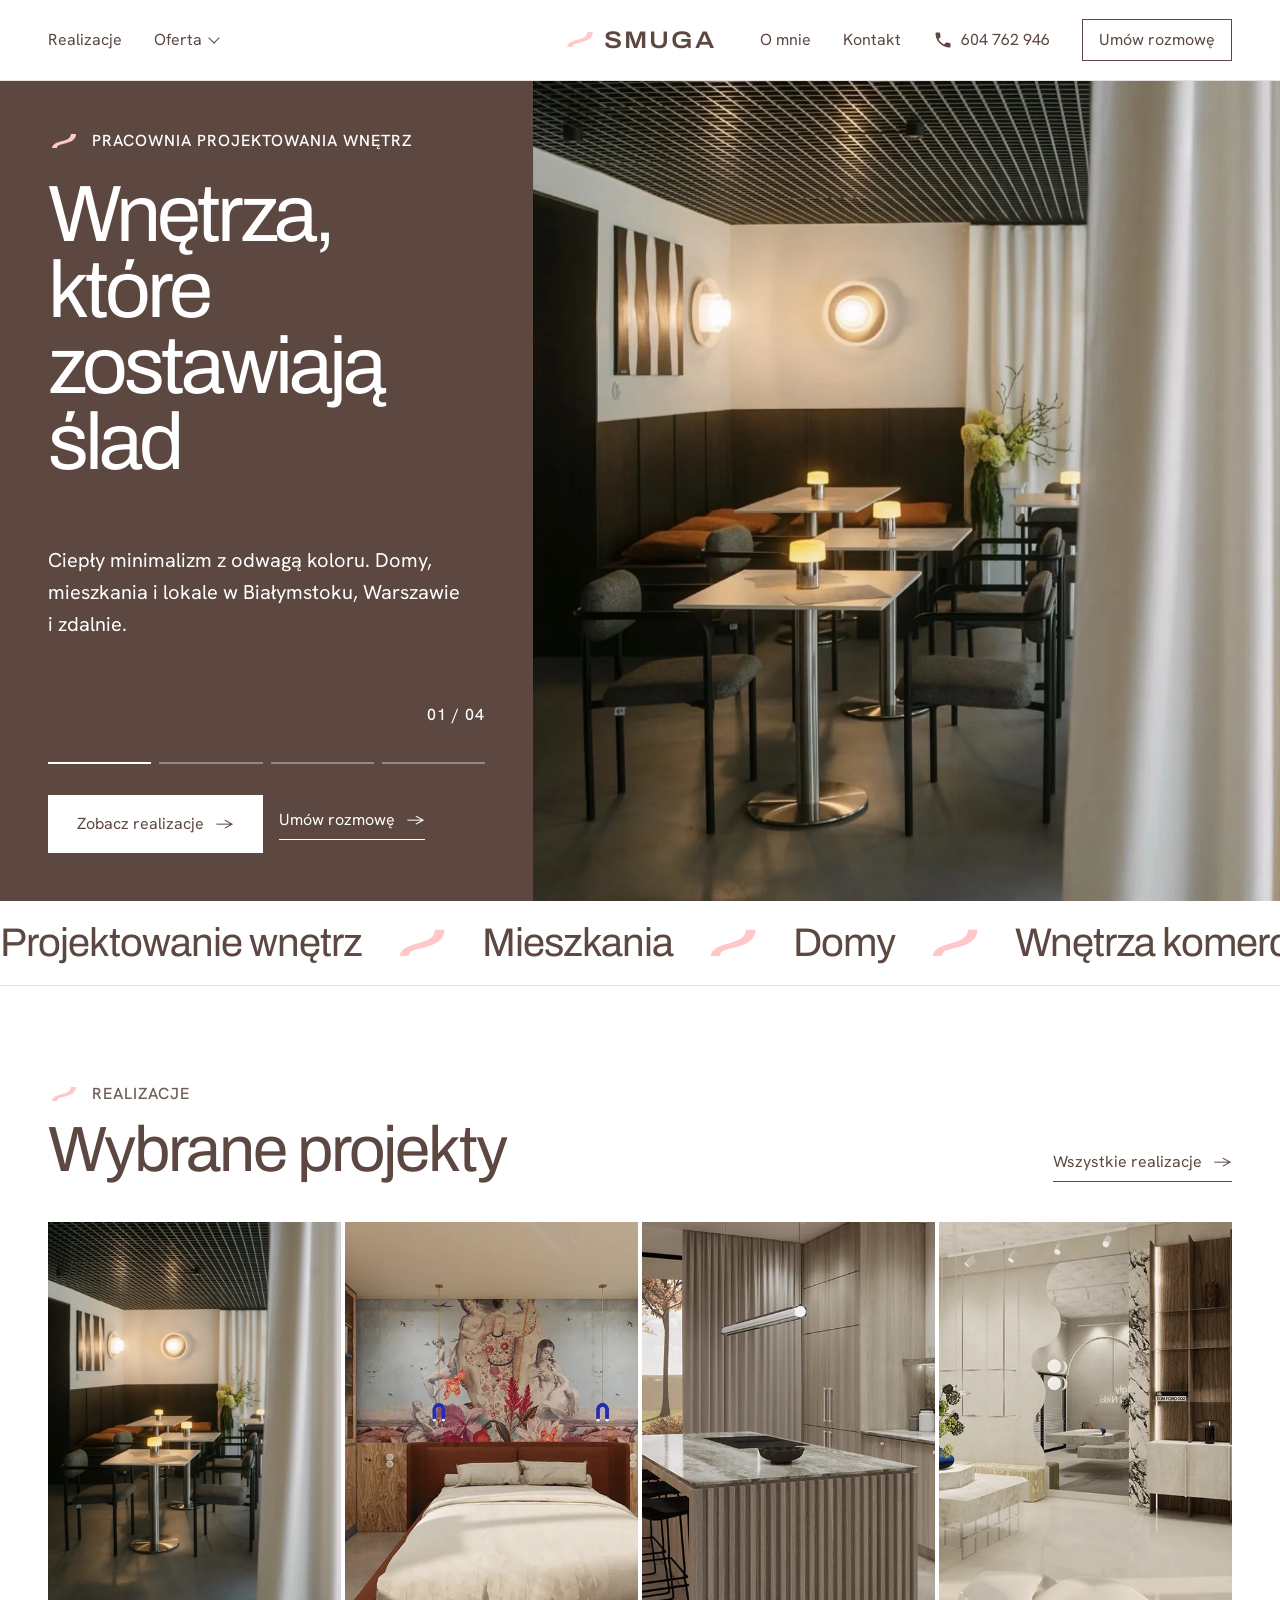
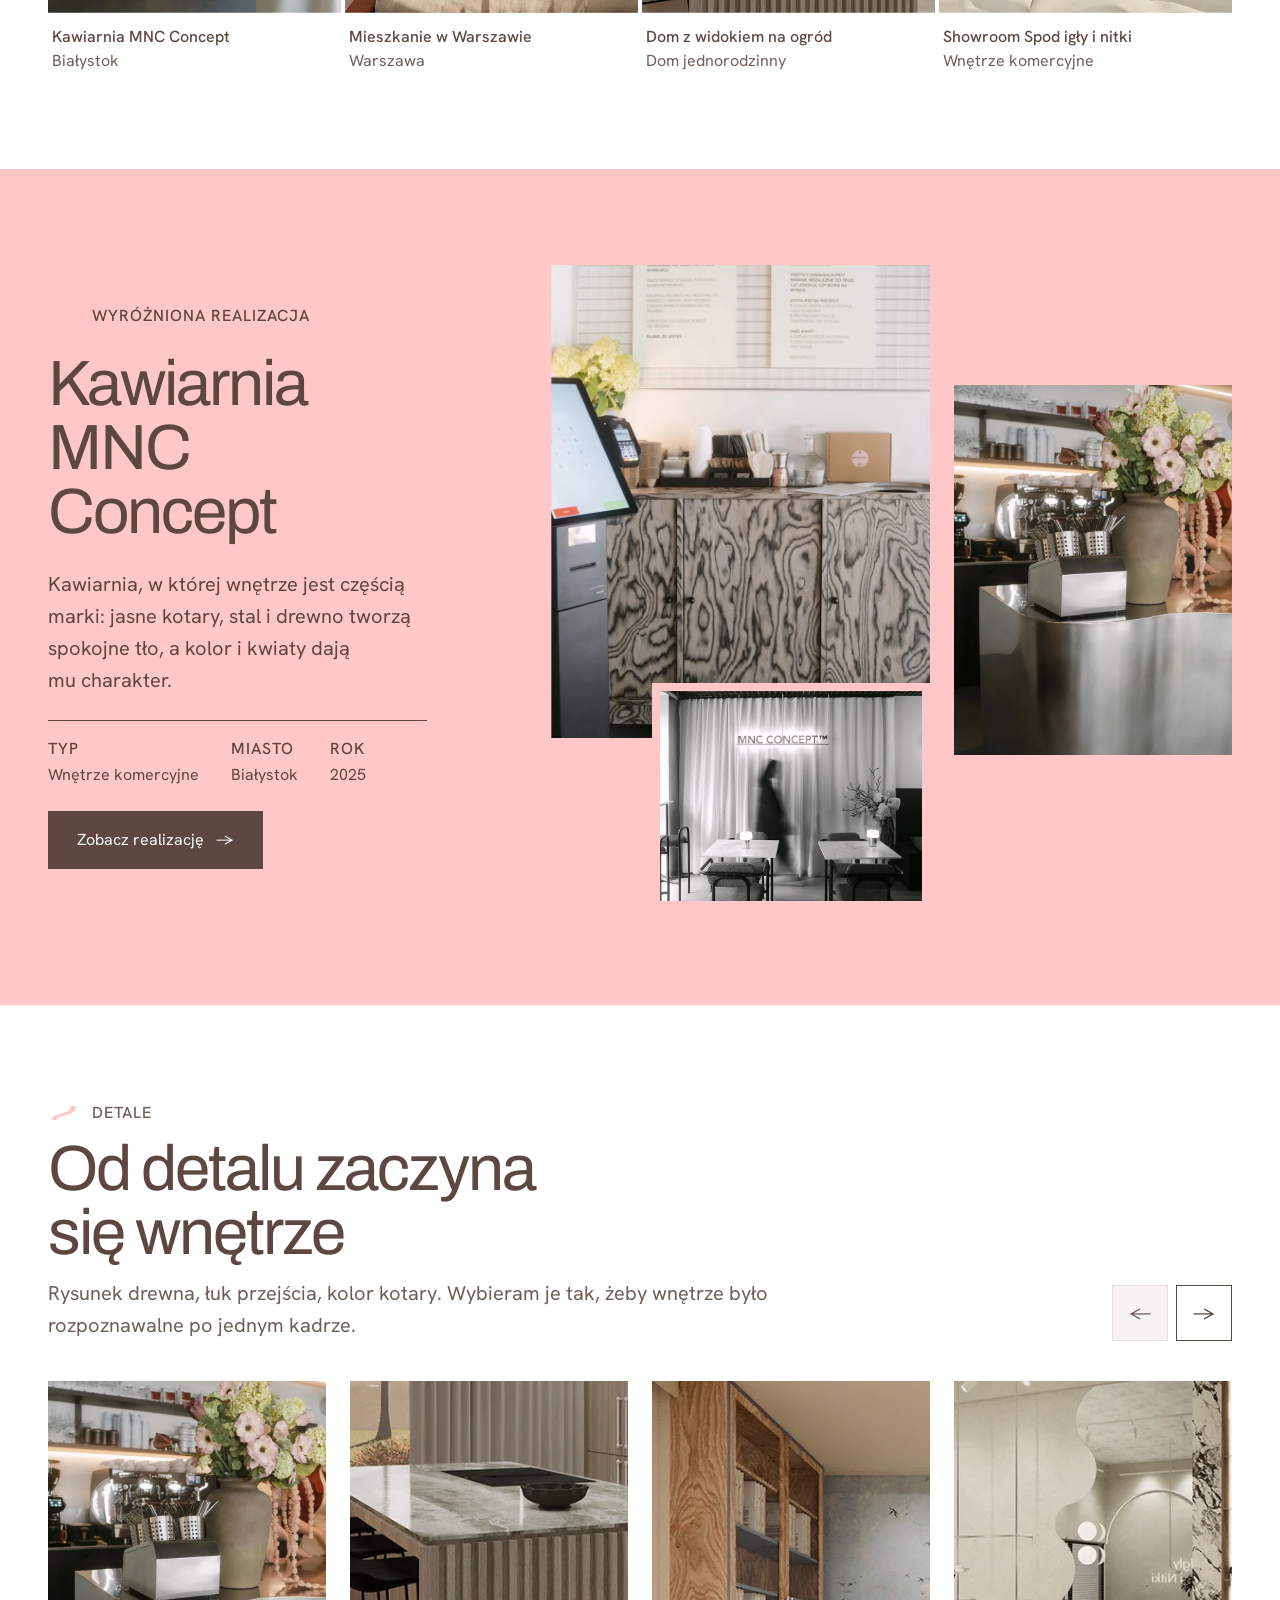
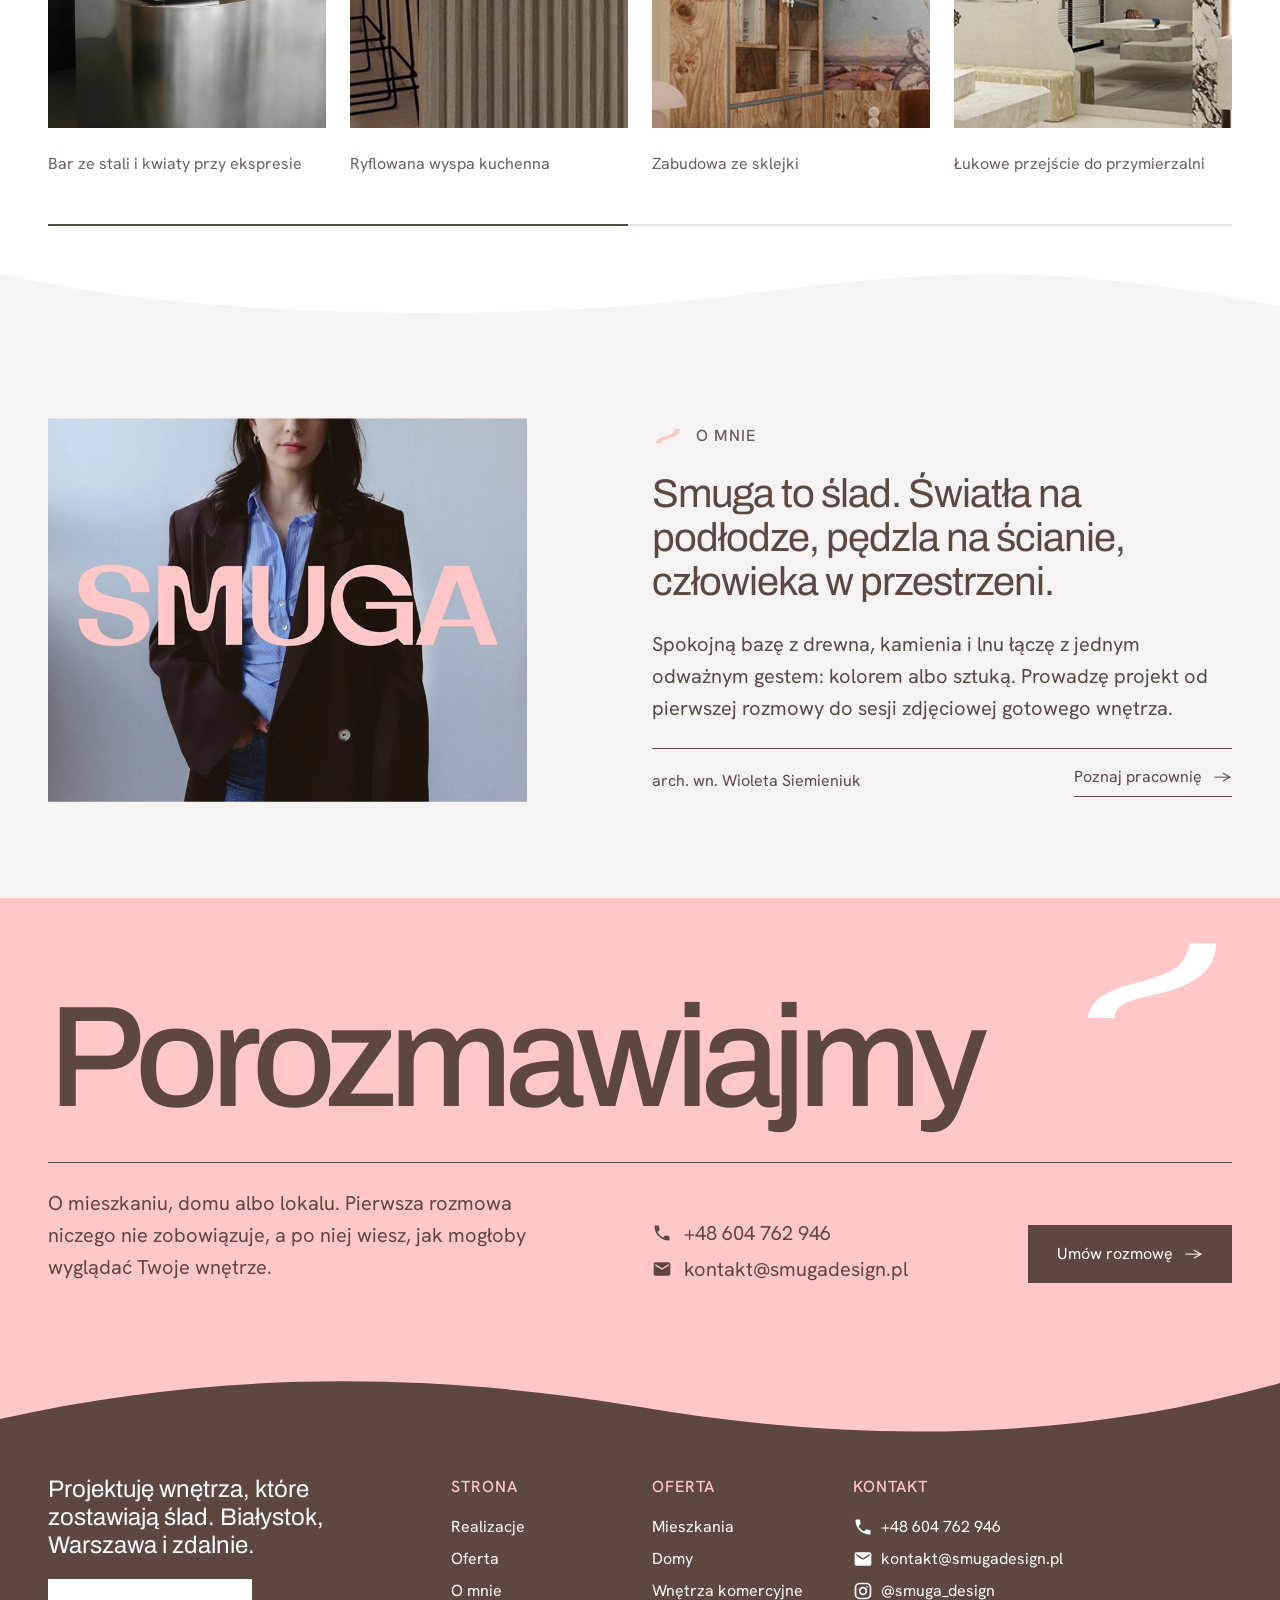
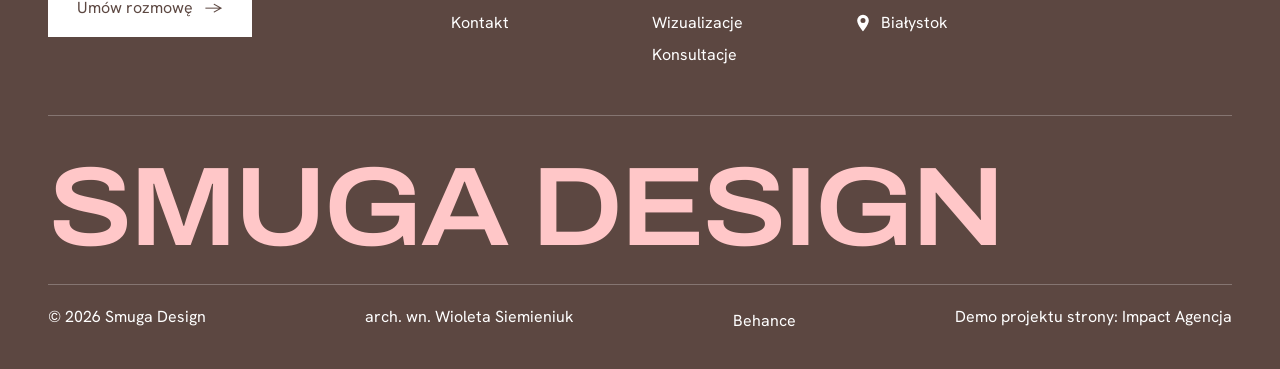
<file: index.html>
<!doctype html>
<html lang="pl">
<head>
<meta charset="utf-8">
<meta name="viewport" content="width=device-width, initial-scale=1">
<title>Smuga Design | projektowanie wnętrz Białystok</title>
<meta name="description" content="Pracownia projektowania wnętrz arch. wn. Wiolety Siemieniuk. Domy, mieszkania i wnętrza komercyjne. Białystok, Warszawa.">
<meta name="robots" content="noindex, nofollow">
<meta property="og:title" content="Smuga Design | projektowanie wnętrz Białystok">
<meta property="og:description" content="Pracownia projektowania wnętrz arch. wn. Wiolety Siemieniuk. Domy, mieszkania i wnętrza komercyjne. Białystok, Warszawa.">
<meta property="og:image" content="img/mnc-kotara.webp">
<meta name="theme-color" content="#FFFFFF">
<script>try{if(!sessionStorage.getItem('smuga-ld')&&!matchMedia('(prefers-reduced-motion: reduce)').matches)document.documentElement.classList.add('ld')}catch(e){}</script>
<link rel="icon" href="data:image/svg+xml,%3Csvg xmlns='http://www.w3.org/2000/svg' viewBox='0 0 120 64'%3E%3Cpath fill='%23FFC7C8' d='M12 60C14 44 30 38 54 32C76 26 86 20 88 4H108C108 24 92 36 64 42C42 47 32 50 32 60Z'/%3E%3C/svg%3E">
<link rel="preconnect" href="https://fonts.googleapis.com">
<link rel="preconnect" href="https://fonts.gstatic.com" crossorigin>
<link href="https://fonts.googleapis.com/css2?family=Archivo:wdth,wght@100..112,400..600&family=Hanken+Grotesk:wght@400;500&display=swap" rel="stylesheet">
<link rel="stylesheet" href="assets/style.css?v=10">
</head>
<body>
<div class="loader" aria-hidden="true"><svg class="mk" viewBox="0 0 120 64"><path d="M22 58C24 46 36 40 58 35C80 30 96 22 98 6"/></svg><div class="word"><span style="animation-delay:500ms">S</span><span style="animation-delay:550ms">M</span><span style="animation-delay:600ms">U</span><span style="animation-delay:650ms">G</span><span style="animation-delay:700ms">A</span><span style="animation-delay:750ms">&nbsp;</span><span style="animation-delay:800ms">D</span><span style="animation-delay:850ms">E</span><span style="animation-delay:900ms">S</span><span style="animation-delay:950ms">I</span><span style="animation-delay:1000ms">G</span><span style="animation-delay:1050ms">N</span></div><div class="meta"><span>Projektowanie wnętrz</span><b>000</b></div></div>
<a class="skip" href="#main">Przejdź do treści</a>
<header class="hdr">
  <div class="wrap">
    <nav class="nav" aria-label="Główne">
      <a href="realizacje.html">Realizacje</a>
      <button class="mm-btn" type="button" aria-expanded="false" aria-controls="mm">Oferta<i aria-hidden="true"></i></button>
    </nav>
    <a class="logo" href="index.html" aria-label="Smuga Design, strona główna"><svg class="streak" viewBox="0 0 120 64" aria-hidden="true"><path d="M12 60C14 44 30 38 54 32C76 26 86 20 88 4H108C108 24 92 36 64 42C42 47 32 50 32 60Z"/></svg>SMUGA</a>
    <nav class="nav r" aria-label="Pracownia">
      <a href="o-mnie.html">O mnie</a>
      <a href="kontakt.html">Kontakt</a>
      <a class="tel" href="tel:+48604762946" aria-label="Zadzwoń +48 604 762 946"><svg class="ico" viewBox="0 0 24 24" aria-hidden="true"><path d="M6.6 10.8c1.4 2.8 3.8 5.1 6.6 6.6l2.2-2.2c.3-.3.7-.4 1-.2 1.1.4 2.3.6 3.6.6.6 0 1 .4 1 1V20c0 .6-.4 1-1 1C10.6 21 3 13.4 3 4c0-.6.4-1 1-1h3.5c.6 0 1 .4 1 1 0 1.3.2 2.5.6 3.6.1.3 0 .7-.2 1z"/></svg><span>604 762 946</span></a>
      <a class="cta-s" href="kontakt.html" data-modal>Umów rozmowę</a>
    </nav>
    <button class="burger" type="button" aria-expanded="false" aria-controls="drawer"><span>Menu</span><i aria-hidden="true"></i><b class="x" aria-hidden="true"></b></button>
  </div>
  <div class="mm" id="mm">
    <div class="wrap">
      <div class="mm-intro"><div><p class="lbl muted">Oferta</p><p class="d-s" style="margin-top:12px">Od jednej konsultacji po kompletny projekt wnętrza.</p></div><a class="lnk" href="oferta.html">Cała oferta</a></div>
      <nav class="mm-list" aria-label="Usługi"><a href="oferta.html#mieszkania"><span class="lbl muted">01</span><span class="d-s">Mieszkania</span><span class="ar" aria-hidden="true">&#8594;</span></a><a href="oferta.html#domy"><span class="lbl muted">02</span><span class="d-s">Domy</span><span class="ar" aria-hidden="true">&#8594;</span></a><a href="oferta.html#komercyjne"><span class="lbl muted">03</span><span class="d-s">Wnętrza komercyjne</span><span class="ar" aria-hidden="true">&#8594;</span></a><a href="oferta.html#wizualizacje"><span class="lbl muted">04</span><span class="d-s">Wizualizacje</span><span class="ar" aria-hidden="true">&#8594;</span></a><a href="oferta.html#konsultacje"><span class="lbl muted">05</span><span class="d-s">Konsultacje</span><span class="ar" aria-hidden="true">&#8594;</span></a></nav>
      <div class="mm-pre"><figure aria-hidden="true"><div class="ph "><img src="img/viz-apartament-wwa-s.webp" srcset="img/viz-apartament-wwa-s.webp 800w, img/viz-apartament-wwa.webp 808w" sizes="360px" width="808" height="632" alt="Sypialnia z muralem i zabudową ze sklejki, mieszkanie w Warszawie" loading="lazy" decoding="async"></div><figcaption class="small muted">Od kawalerki po apartament: układ, zabudowy, światło i materiały.</figcaption></figure><figure aria-hidden="true"><div class="ph "><img src="img/viz-dom-001-s.webp" srcset="img/viz-dom-001-s.webp 800w, img/viz-dom-001.webp 808w" sizes="360px" width="808" height="632" alt="Kuchnia z wyspą i ryflowaną zabudową, dom jednorodzinny" loading="lazy" decoding="async"></div><figcaption class="small muted">Całe wnętrze domu jednorodzinnego, najlepiej już na etapie budowy.</figcaption></figure><figure aria-hidden="true"><div class="ph "><img src="img/mnc-bar-s.webp" srcset="img/mnc-bar-s.webp 800w, img/mnc-bar.webp 1062w" sizes="360px" width="1062" height="1400" alt="Bar ze stali i kwiaty przy ekspresie, kawiarnia MNC Concept" loading="lazy" decoding="async"></div><figcaption class="small muted">Kawiarnie, showroomy i lokale, które pracują na markę.</figcaption></figure><figure aria-hidden="true"><div class="ph "><img src="img/viz-showroom-s.webp" srcset="img/viz-showroom-s.webp 800w, img/viz-showroom.webp 808w" sizes="360px" width="808" height="632" alt="Jasny showroom z łukami i drewnianą zabudową, showroom Spod igły i nitki" loading="lazy" decoding="async"></div><figcaption class="small muted">Realistyczne obrazy wnętrza, zanim zapadną decyzje i wydatki.</figcaption></figure><figure aria-hidden="true"><div class="ph "><img src="img/mnc-loza-s.webp" srcset="img/mnc-loza-s.webp 800w, img/mnc-loza.webp 1320w" sizes="360px" width="1320" height="1731" alt="Strefa siedzisk przy jasnej kotarze, kawiarnia MNC Concept" loading="lazy" decoding="async"></div><figcaption class="small muted">Jedno spotkanie i konkretny kierunek zmian do zrobienia samodzielnie.</figcaption></figure></div>
    </div>
  </div>
</header>
<div class="drawer" id="drawer" role="dialog" aria-modal="true" aria-label="Menu"><div class="d-top"><a class="logo" href="index.html"><svg class="streak" viewBox="0 0 120 64" aria-hidden="true"><path d="M12 60C14 44 30 38 54 32C76 26 86 20 88 4H108C108 24 92 36 64 42C42 47 32 50 32 60Z"/></svg>SMUGA</a><button class="d-close" type="button" aria-label="Zamknij menu"><span></span></button></div><a href="realizacje.html">Realizacje</a><a href="oferta.html">Oferta</a><div class="sub"><a href="oferta.html#mieszkania">Mieszkania</a><a href="oferta.html#domy">Domy</a><a href="oferta.html#komercyjne">Wnętrza komercyjne</a><a href="oferta.html#wizualizacje">Wizualizacje</a><a href="oferta.html#konsultacje">Konsultacje</a></div><a href="o-mnie.html">O mnie</a><a href="kontakt.html">Kontakt</a><div class="d-cta"><a class="btn" href="kontakt.html" data-modal>Umów rozmowę</a></div><svg class="wave" viewBox="0 0 1440 48" preserveAspectRatio="none" aria-hidden="true"><path d="M0 44C360 44 480 4 720 24S1080 44 1440 4"/></svg><div class="small"><a href="tel:+48604762946"><svg class="ico" viewBox="0 0 24 24" aria-hidden="true"><path d="M6.6 10.8c1.4 2.8 3.8 5.1 6.6 6.6l2.2-2.2c.3-.3.7-.4 1-.2 1.1.4 2.3.6 3.6.6.6 0 1 .4 1 1V20c0 .6-.4 1-1 1C10.6 21 3 13.4 3 4c0-.6.4-1 1-1h3.5c.6 0 1 .4 1 1 0 1.3.2 2.5.6 3.6.1.3 0 .7-.2 1z"/></svg>+48 604 762 946</a><a href="mailto:kontakt@smugadesign.pl"><svg class="ico" viewBox="0 0 24 24" aria-hidden="true"><path d="M20 4H4a2 2 0 0 0-2 2v12a2 2 0 0 0 2 2h16a2 2 0 0 0 2-2V6a2 2 0 0 0-2-2zm0 4-8 5-8-5V6l8 5 8-5z"/></svg>kontakt@smugadesign.pl</a></div></div>
<main id="main">
<section class="hero" aria-labelledby="hero-h" style="--n:4">
  <div class="hero-txt">
    <svg class="streak" viewBox="0 0 120 64" aria-hidden="true"><path d="M12 60C14 44 30 38 54 32C76 26 86 20 88 4H108C108 24 92 36 64 42C42 47 32 50 32 60Z"/></svg>
    <div><p class="lbl w" style="margin-bottom:24px">Pracownia projektowania wnętrz</p><h1 class="d-xl" id="hero-h">Wnętrza, które zostawiają ślad</h1></div>
    <p class="lead">Ciepły minimalizm z odwagą koloru. Domy, mieszkania i lokale w Białymstoku, Warszawie i zdalnie.</p>
    <div class="hero-cap">
      <div class="now lbl"><span class="name">MNC Concept, wejście</span><span class="num">01 / 04</span></div>
      <div class="prog"><button type="button" aria-label="Pokaż zdjęcie 1"><i></i></button><button type="button" aria-label="Pokaż zdjęcie 2"><i></i></button><button type="button" aria-label="Pokaż zdjęcie 3"><i></i></button><button type="button" aria-label="Pokaż zdjęcie 4"><i></i></button></div>
      <div style="display:flex;gap:16px;flex-wrap:wrap;align-items:center"><a class="btn light" href="realizacje.html">Zobacz realizacje</a><a class="lnk" href="kontakt.html" data-modal style="color:var(--white)">Umów rozmowę</a></div>
    </div>
  </div>
  <div class="hero-img"><div class="sl on" data-cap="MNC Concept, wejście"><img src="img/mnc-kotara.webp" width="1400" height="1960" alt="Różowa kotara i stoliki przy wejściu, kawiarnia MNC Concept" fetchpriority="high"></div><div class="sl" data-cap="MNC Concept, sala"><img src="img/mnc-sala.webp" width="1158" height="1500" alt="Sala z ławą wzdłuż ściany i okrągłymi kinkietami, kawiarnia MNC Concept" loading="lazy"></div><div class="sl" data-cap="MNC Concept, strefa siedzisk"><img src="img/mnc-loza.webp" width="1320" height="1731" alt="Strefa siedzisk przy jasnej kotarze, kawiarnia MNC Concept" loading="lazy"></div><div class="sl" data-cap="MNC Concept, lada"><img src="img/mnc-lada.webp" width="1149" height="1500" alt="Lada z frontem o wyrazistym rysunku drewna, kawiarnia MNC Concept" loading="lazy"></div><div class="sweep" aria-hidden="true"></div></div>
</section>

<div class="marq" aria-hidden="true"><div class="track"><div class="grp"><span>Projektowanie wnętrz</span><svg class="streak" viewBox="0 0 120 64" aria-hidden="true"><path d="M12 60C14 44 30 38 54 32C76 26 86 20 88 4H108C108 24 92 36 64 42C42 47 32 50 32 60Z"/></svg><span>Mieszkania</span><svg class="streak" viewBox="0 0 120 64" aria-hidden="true"><path d="M12 60C14 44 30 38 54 32C76 26 86 20 88 4H108C108 24 92 36 64 42C42 47 32 50 32 60Z"/></svg><span>Domy</span><svg class="streak" viewBox="0 0 120 64" aria-hidden="true"><path d="M12 60C14 44 30 38 54 32C76 26 86 20 88 4H108C108 24 92 36 64 42C42 47 32 50 32 60Z"/></svg><span>Wnętrza komercyjne</span><svg class="streak" viewBox="0 0 120 64" aria-hidden="true"><path d="M12 60C14 44 30 38 54 32C76 26 86 20 88 4H108C108 24 92 36 64 42C42 47 32 50 32 60Z"/></svg><span>Białystok</span><svg class="streak" viewBox="0 0 120 64" aria-hidden="true"><path d="M12 60C14 44 30 38 54 32C76 26 86 20 88 4H108C108 24 92 36 64 42C42 47 32 50 32 60Z"/></svg><span>Warszawa</span><svg class="streak" viewBox="0 0 120 64" aria-hidden="true"><path d="M12 60C14 44 30 38 54 32C76 26 86 20 88 4H108C108 24 92 36 64 42C42 47 32 50 32 60Z"/></svg></div><div class="grp"><span>Projektowanie wnętrz</span><svg class="streak" viewBox="0 0 120 64" aria-hidden="true"><path d="M12 60C14 44 30 38 54 32C76 26 86 20 88 4H108C108 24 92 36 64 42C42 47 32 50 32 60Z"/></svg><span>Mieszkania</span><svg class="streak" viewBox="0 0 120 64" aria-hidden="true"><path d="M12 60C14 44 30 38 54 32C76 26 86 20 88 4H108C108 24 92 36 64 42C42 47 32 50 32 60Z"/></svg><span>Domy</span><svg class="streak" viewBox="0 0 120 64" aria-hidden="true"><path d="M12 60C14 44 30 38 54 32C76 26 86 20 88 4H108C108 24 92 36 64 42C42 47 32 50 32 60Z"/></svg><span>Wnętrza komercyjne</span><svg class="streak" viewBox="0 0 120 64" aria-hidden="true"><path d="M12 60C14 44 30 38 54 32C76 26 86 20 88 4H108C108 24 92 36 64 42C42 47 32 50 32 60Z"/></svg><span>Białystok</span><svg class="streak" viewBox="0 0 120 64" aria-hidden="true"><path d="M12 60C14 44 30 38 54 32C76 26 86 20 88 4H108C108 24 92 36 64 42C42 47 32 50 32 60Z"/></svg><span>Warszawa</span><svg class="streak" viewBox="0 0 120 64" aria-hidden="true"><path d="M12 60C14 44 30 38 54 32C76 26 86 20 88 4H108C108 24 92 36 64 42C42 47 32 50 32 60Z"/></svg></div></div></div>

<section class="sec"><div class="wrap">
  <div class="sec-h"><div><span class="lbl w muted">Realizacje</span><h2 class="d-l rv">Wybrane projekty</h2></div><a class="lnk" href="realizacje.html">Wszystkie realizacje</a></div>
  <div class="ash stag"><a class="mask" href="projekt-mnc-concept.html"><div class="ph r-3-4"><img src="img/mnc-sala-s.webp" srcset="img/mnc-sala-s.webp 800w, img/mnc-sala.webp 1158w" sizes="(max-width: 1080px) 50vw, 25vw" width="1158" height="1500" alt="Sala z ławą wzdłuż ściany i okrągłymi kinkietami, kawiarnia MNC Concept" loading="lazy" decoding="async"></div><span class="cap"><b>Kawiarnia MNC Concept</b><span>Białystok</span></span></a><a class="mask" href="projekt-mieszkanie-warszawa.html"><div class="ph r-3-4"><img src="img/viz-apartament-wwa-s.webp" srcset="img/viz-apartament-wwa-s.webp 800w, img/viz-apartament-wwa.webp 808w" sizes="(max-width: 1080px) 50vw, 25vw" width="808" height="632" alt="Sypialnia z muralem i zabudową ze sklejki, mieszkanie w Warszawie" loading="lazy" decoding="async"></div><span class="cap"><b>Mieszkanie w Warszawie</b><span>Warszawa</span></span></a><a class="mask" href="projekt-dom-001.html"><div class="ph r-3-4"><img src="img/viz-dom-001-s.webp" srcset="img/viz-dom-001-s.webp 800w, img/viz-dom-001.webp 808w" sizes="(max-width: 1080px) 50vw, 25vw" width="808" height="632" alt="Kuchnia z wyspą i ryflowaną zabudową, dom jednorodzinny" loading="lazy" decoding="async"></div><span class="cap"><b>Dom z widokiem na ogród</b><span>Dom jednorodzinny</span></span></a><a class="mask" href="projekt-showroom-spod-igly-i-nitki.html"><div class="ph r-3-4"><img src="img/viz-showroom-s.webp" srcset="img/viz-showroom-s.webp 800w, img/viz-showroom.webp 808w" sizes="(max-width: 1080px) 50vw, 25vw" width="808" height="632" alt="Jasny showroom z łukami i drewnianą zabudową, showroom Spod igły i nitki" loading="lazy" decoding="async"></div><span class="cap"><b>Showroom Spod igły i nitki</b><span>Wnętrze komercyjne</span></span></a></div>
</div></section>

<section class="feat wtop pink"><div class="wrap g12">
  <div class="txt stag">
    <p class="lbl w">Wyróżniona realizacja</p>
    <h2 class="d-l">Kawiarnia MNC Concept</h2>
    <p class="lead">Kawiarnia, w której wnętrze jest częścią marki: jasne kotary, stal i drewno tworzą spokojne tło, a kolor i kwiaty dają mu charakter.</p>
    <dl class="facts"><div><dt class="lbl">Typ</dt><dd>Wnętrze komercyjne</dd></div><div><dt class="lbl">Miasto</dt><dd>Białystok</dd></div><div><dt class="lbl">Rok</dt><dd>2025</dd></div></dl>
    <a class="btn" href="projekt-mnc-concept.html">Zobacz realizację</a>
  </div>
  <div class="col">
    <a class="a mask" href="projekt-mnc-concept.html" tabindex="-1" aria-hidden="true"><div class="ph r-4-5"><img src="img/mnc-lada-s.webp" srcset="img/mnc-lada-s.webp 800w, img/mnc-lada.webp 1149w" sizes="(max-width: 1080px) 60vw, 33vw" width="1149" height="1500" alt="Lada z frontem o wyrazistym rysunku drewna, kawiarnia MNC Concept" loading="lazy" decoding="async"></div></a>
    <a class="b mask" href="projekt-mnc-concept.html" tabindex="-1" aria-hidden="true"><div class="ph r-3-4"><img src="img/mnc-bar-s.webp" srcset="img/mnc-bar-s.webp 800w, img/mnc-bar.webp 1062w" sizes="(max-width: 1080px) 40vw, 25vw" width="1062" height="1400" alt="Bar ze stali i kwiaty przy ekspresie, kawiarnia MNC Concept" loading="lazy" decoding="async"></div></a>
    <a class="c mask" href="projekt-mnc-concept.html" tabindex="-1" aria-hidden="true"><div class="ph r-5-4"><img src="img/mnc-wejscie-s.webp" srcset="img/mnc-wejscie-s.webp 800w, img/mnc-wejscie.webp 808w" sizes="(max-width: 1080px) 50vw, 25vw" width="808" height="632" alt="Logo MNC Concept na białej kotarze, kawiarnia MNC Concept" loading="lazy" decoding="async"></div></a>
  </div>
</div></section>

<section class="sec"><div class="wrap">
  <div class="car">
  <div class="car-head"><div><p class="lbl w muted">Detale</p><h2 class="d-l rv">Od detalu zaczyna się wnętrze</h2><p class="lead muted">Rysunek drewna, łuk przejścia, kolor kotary. Wybieram je tak, żeby wnętrze było rozpoznawalne po jednym kadrze.</p></div><div class="car-nav"><button type="button" class="prev" aria-label="Poprzednie zdjęcia">&#8592;</button><button type="button" class="next" aria-label="Następne zdjęcia">&#8594;</button></div></div>
  <div class="car-track" tabindex="0" role="region" aria-label="Detale: zdjęcia"><figure><a href="projekt-mnc-concept.html" tabindex="-1"><div class="ph r-4-5"><img src="img/mnc-bar-s.webp" srcset="img/mnc-bar-s.webp 800w, img/mnc-bar.webp 1062w" sizes="(max-width: 860px) 72vw, 25vw" width="1062" height="1400" alt="Bar ze stali i kwiaty przy ekspresie, kawiarnia MNC Concept" loading="lazy" decoding="async"></div></a><figcaption>Bar ze stali i kwiaty przy ekspresie</figcaption></figure><figure><a href="projekt-dom-001.html" tabindex="-1"><div class="ph r-4-5"><img src="img/dom-wyspa-s.webp" srcset="img/dom-wyspa-s.webp 480w, img/dom-wyspa.webp 480w" sizes="(max-width: 860px) 72vw, 25vw" width="480" height="382" alt="Ryflowana wyspa kuchenna, dom jednorodzinny" loading="lazy" decoding="async"></div></a><figcaption>Ryflowana wyspa kuchenna</figcaption></figure><figure><a href="projekt-mieszkanie-warszawa.html" tabindex="-1"><div class="ph r-4-5"><img src="img/wwa-zabudowa-s.webp" srcset="img/wwa-zabudowa-s.webp 300w, img/wwa-zabudowa.webp 300w" sizes="(max-width: 860px) 72vw, 25vw" width="300" height="420" alt="Zabudowa ze sklejki, mieszkanie w Warszawie" loading="lazy" decoding="async"></div></a><figcaption>Zabudowa ze sklejki</figcaption></figure><figure><a href="projekt-showroom-spod-igly-i-nitki.html" tabindex="-1"><div class="ph r-4-5"><img src="img/show-luk-s.webp" srcset="img/show-luk-s.webp 400w, img/show-luk.webp 400w" sizes="(max-width: 860px) 72vw, 25vw" width="400" height="400" alt="Łukowe przejście do przymierzalni, showroom Spod igły i nitki" loading="lazy" decoding="async"></div></a><figcaption>Łukowe przejście do przymierzalni</figcaption></figure><figure><a href="projekt-mnc-concept.html" tabindex="-1"><div class="ph r-4-5"><img src="img/mnc-lada-s.webp" srcset="img/mnc-lada-s.webp 800w, img/mnc-lada.webp 1149w" sizes="(max-width: 860px) 72vw, 25vw" width="1149" height="1500" alt="Lada z frontem o wyrazistym rysunku drewna, kawiarnia MNC Concept" loading="lazy" decoding="async"></div></a><figcaption>Lada z frontem o wyrazistym rysunku drewna</figcaption></figure><figure><a href="projekt-showroom-spod-igly-i-nitki.html" tabindex="-1"><div class="ph r-4-5"><img src="img/show-regal-s.webp" srcset="img/show-regal-s.webp 328w, img/show-regal.webp 328w" sizes="(max-width: 860px) 72vw, 25vw" width="328" height="500" alt="Drewniany regał z podświetleniem, showroom Spod igły i nitki" loading="lazy" decoding="async"></div></a><figcaption>Drewniany regał z podświetleniem</figcaption></figure><figure><a href="projekt-dom-001.html" tabindex="-1"><div class="ph r-4-5"><img src="img/dom-zabudowa-s.webp" srcset="img/dom-zabudowa-s.webp 378w, img/dom-zabudowa.webp 378w" sizes="(max-width: 860px) 72vw, 25vw" width="378" height="450" alt="Zabudowa kuchni w jasnym drewnie, dom jednorodzinny" loading="lazy" decoding="async"></div></a><figcaption>Zabudowa kuchni w jasnym drewnie</figcaption></figure><figure><a href="projekt-mieszkanie-warszawa.html" tabindex="-1"><div class="ph r-4-5"><img src="img/wwa-mural-s.webp" srcset="img/wwa-mural-s.webp 450w, img/wwa-mural.webp 450w" sizes="(max-width: 860px) 72vw, 25vw" width="450" height="360" alt="Mural nad łóżkiem, mieszkanie w Warszawie" loading="lazy" decoding="async"></div></a><figcaption>Mural nad łóżkiem</figcaption></figure></div>
  <div class="car-bar" aria-hidden="true"><i></i></div>
</div>
</div></section>

<section class="me wtop soft"><div class="wrap g12">
  <figure class="pic mask"><div class="ph r-5-4"><img src="img/smuga-wioleta-s.webp" srcset="img/smuga-wioleta-s.webp 800w, img/smuga-wioleta.webp 808w" sizes="(max-width: 860px) 100vw, 40vw" width="808" height="632" alt="Arch. wn. Wioleta Siemieniuk, Smuga Design" loading="lazy" decoding="async"></div></figure>
  <div class="txt stag">
    <p class="lbl w muted">O mnie</p>
    <h2 class="d-m">Smuga to ślad. Światła na podłodze, pędzla na ścianie, człowieka w przestrzeni.</h2>
    <p class="lead">Spokojną bazę z drewna, kamienia i lnu łączę z jednym odważnym gestem: kolorem albo sztuką. Prowadzę projekt od pierwszej rozmowy do sesji zdjęciowej gotowego wnętrza.</p>
    <div class="sig"><span>arch. wn. Wioleta Siemieniuk</span><a class="lnk" href="o-mnie.html">Poznaj pracownię</a></div>
  </div>
</div></section>

<section class="cta wtop pink" aria-labelledby="cta-h">
  <div class="wrap">
    <div class="top"><h2 class="d-xxl rv" id="cta-h">Porozmawiajmy</h2><svg class="streak" viewBox="0 0 120 64" aria-hidden="true"><path d="M12 60C14 44 30 38 54 32C76 26 86 20 88 4H108C108 24 92 36 64 42C42 47 32 50 32 60Z"/></svg></div>
    <div class="row stag">
      <p class="lead">O mieszkaniu, domu albo lokalu. Pierwsza rozmowa niczego nie zobowiązuje, a po niej wiesz, jak mogłoby wyglądać Twoje wnętrze.</p>
      <div class="links"><a href="tel:+48604762946"><svg class="ico" viewBox="0 0 24 24" aria-hidden="true"><path d="M6.6 10.8c1.4 2.8 3.8 5.1 6.6 6.6l2.2-2.2c.3-.3.7-.4 1-.2 1.1.4 2.3.6 3.6.6.6 0 1 .4 1 1V20c0 .6-.4 1-1 1C10.6 21 3 13.4 3 4c0-.6.4-1 1-1h3.5c.6 0 1 .4 1 1 0 1.3.2 2.5.6 3.6.1.3 0 .7-.2 1z"/></svg>+48 604 762 946</a><a href="mailto:kontakt@smugadesign.pl"><svg class="ico" viewBox="0 0 24 24" aria-hidden="true"><path d="M20 4H4a2 2 0 0 0-2 2v12a2 2 0 0 0 2 2h16a2 2 0 0 0 2-2V6a2 2 0 0 0-2-2zm0 4-8 5-8-5V6l8 5 8-5z"/></svg>kontakt@smugadesign.pl</a></div>
      <a class="btn" href="kontakt.html" data-modal>Umów rozmowę</a>
    </div>
  </div>
</section>
</main>
<footer class="ftr">
  <div class="wrap">
    <div class="top">
      <div class="intro"><p class="d-s">Projektuję wnętrza, które zostawiają ślad. Białystok, Warszawa i zdalnie.</p><a class="btn light" href="kontakt.html" data-modal>Umów rozmowę</a></div>
      <div class="col"><p class="lbl">Strona</p><a href="realizacje.html">Realizacje</a><a href="oferta.html">Oferta</a><a href="o-mnie.html">O mnie</a><a href="kontakt.html">Kontakt</a></div>
      <div class="col"><p class="lbl">Oferta</p><a href="oferta.html#mieszkania">Mieszkania</a><a href="oferta.html#domy">Domy</a><a href="oferta.html#komercyjne">Wnętrza komercyjne</a><a href="oferta.html#wizualizacje">Wizualizacje</a><a href="oferta.html#konsultacje">Konsultacje</a></div>
      <div class="col w3"><p class="lbl">Kontakt</p><a href="tel:+48604762946"><svg class="ico" viewBox="0 0 24 24" aria-hidden="true"><path d="M6.6 10.8c1.4 2.8 3.8 5.1 6.6 6.6l2.2-2.2c.3-.3.7-.4 1-.2 1.1.4 2.3.6 3.6.6.6 0 1 .4 1 1V20c0 .6-.4 1-1 1C10.6 21 3 13.4 3 4c0-.6.4-1 1-1h3.5c.6 0 1 .4 1 1 0 1.3.2 2.5.6 3.6.1.3 0 .7-.2 1z"/></svg>+48 604 762 946</a><a href="mailto:kontakt@smugadesign.pl"><svg class="ico" viewBox="0 0 24 24" aria-hidden="true"><path d="M20 4H4a2 2 0 0 0-2 2v12a2 2 0 0 0 2 2h16a2 2 0 0 0 2-2V6a2 2 0 0 0-2-2zm0 4-8 5-8-5V6l8 5 8-5z"/></svg>kontakt@smugadesign.pl</a><a href="https://www.instagram.com/smuga_design/" rel="noopener"><svg class="ico" viewBox="0 0 24 24" aria-hidden="true"><path d="M12 7a5 5 0 1 0 0 10 5 5 0 0 0 0-10zm0 8a3 3 0 1 1 0-6 3 3 0 0 1 0 6zm5-9a1 1 0 1 0 0 2 1 1 0 0 0 0-2zM16 2H8a6 6 0 0 0-6 6v8a6 6 0 0 0 6 6h8a6 6 0 0 0 6-6V8a6 6 0 0 0-6-6zm4 14a4 4 0 0 1-4 4H8a4 4 0 0 1-4-4V8a4 4 0 0 1 4-4h8a4 4 0 0 1 4 4z"/></svg>@smuga_design</a><span style="display:inline-flex;gap:8px;align-items:center"><svg class="ico" viewBox="0 0 24 24" aria-hidden="true"><path d="M12 2a7 7 0 0 0-7 7c0 5 7 13 7 13s7-8 7-13a7 7 0 0 0-7-7zm0 10a3 3 0 1 1 0-6 3 3 0 0 1 0 6z"/></svg>Białystok</span></div>
    </div>
    <p class="mark" aria-hidden="true">SMUGA DESIGN</p>
    <div class="bottom"><span>© 2026 Smuga Design</span><span>arch. wn. Wioleta Siemieniuk</span><a href="https://www.behance.net/smugadesign" rel="noopener">Behance</a><span>Demo projektu strony: Impact Agencja</span></div>
  </div>
</footer>
<a class="fab" href="tel:+48604762946" aria-label="Zadzwoń +48 604 762 946"><svg class="ico" viewBox="0 0 24 24" aria-hidden="true"><path d="M6.6 10.8c1.4 2.8 3.8 5.1 6.6 6.6l2.2-2.2c.3-.3.7-.4 1-.2 1.1.4 2.3.6 3.6.6.6 0 1 .4 1 1V20c0 .6-.4 1-1 1C10.6 21 3 13.4 3 4c0-.6.4-1 1-1h3.5c.6 0 1 .4 1 1 0 1.3.2 2.5.6 3.6.1.3 0 .7-.2 1z"/></svg></a>
<dialog class="dlg" aria-labelledby="dlg-h">
  <button class="x" type="button" aria-label="Zamknij">&#10005;</button>
  <div class="in">
    <div class="l"><div><p class="lbl w">Umów rozmowę</p><h2 class="d-m" id="dlg-h" style="margin-top:16px">Porozmawiajmy o Twoim wnętrzu</h2></div><div style="display:grid;gap:8px;position:relative;z-index:1"><a href="tel:+48604762946"><svg class="ico" viewBox="0 0 24 24" aria-hidden="true"><path d="M6.6 10.8c1.4 2.8 3.8 5.1 6.6 6.6l2.2-2.2c.3-.3.7-.4 1-.2 1.1.4 2.3.6 3.6.6.6 0 1 .4 1 1V20c0 .6-.4 1-1 1C10.6 21 3 13.4 3 4c0-.6.4-1 1-1h3.5c.6 0 1 .4 1 1 0 1.3.2 2.5.6 3.6.1.3 0 .7-.2 1z"/></svg>+48 604 762 946</a><a href="mailto:kontakt@smugadesign.pl"><svg class="ico" viewBox="0 0 24 24" aria-hidden="true"><path d="M20 4H4a2 2 0 0 0-2 2v12a2 2 0 0 0 2 2h16a2 2 0 0 0 2-2V6a2 2 0 0 0-2-2zm0 4-8 5-8-5V6l8 5 8-5z"/></svg>kontakt@smugadesign.pl</a></div><svg class="streak" viewBox="0 0 120 64" aria-hidden="true"><path d="M12 60C14 44 30 38 54 32C76 26 86 20 88 4H108C108 24 92 36 64 42C42 47 32 50 32 60Z"/></svg></div>
    <div class="r">
      <p class="lead">Zostaw kontakt, oddzwonię i umówimy pierwszą rozmowę.</p>
      <form class="form" novalidate>
        <label><span>Imię <span class="req" aria-hidden="true">*</span></span><input name="imie" autocomplete="given-name" required></label>
        <label><span>Telefon <span class="req" aria-hidden="true">*</span></span><input type="tel" name="tel" autocomplete="tel" required></label>
        <fieldset class="full"><legend><span>Rodzaj wnętrza <span class="req" aria-hidden="true">*</span></span></legend><div class="pills"><label><input type="radio" name="typ" value="Mieszkanie" required><span>Mieszkanie</span></label><label><input type="radio" name="typ" value="Dom"><span>Dom</span></label><label><input type="radio" name="typ" value="Lokal"><span>Lokal</span></label></div></fieldset>
        <label class="full">Krótko o wnętrzu<textarea name="wiadomosc" placeholder="np. mieszkanie 60 m², chcę zmienić kuchnię i salon"></textarea></label>
        <label class="consent full"><input type="checkbox" required> Zgadzam się na kontakt w sprawie zapytania.</label>
        <div class="send full"><button class="btn" type="submit">Wyślij</button></div>
        <p class="form-ok" hidden tabindex="-1"><svg class="streak" viewBox="0 0 120 64" aria-hidden="true"><path d="M12 60C14 44 30 38 54 32C76 26 86 20 88 4H108C108 24 92 36 64 42C42 47 32 50 32 60Z"/></svg>To jest demo: formularz niczego nie wysyła.</p>
      </form>
    </div>
  </div>
</dialog>
<script src="assets/app.js?v=10" defer></script>
</body>
</html>
</file>
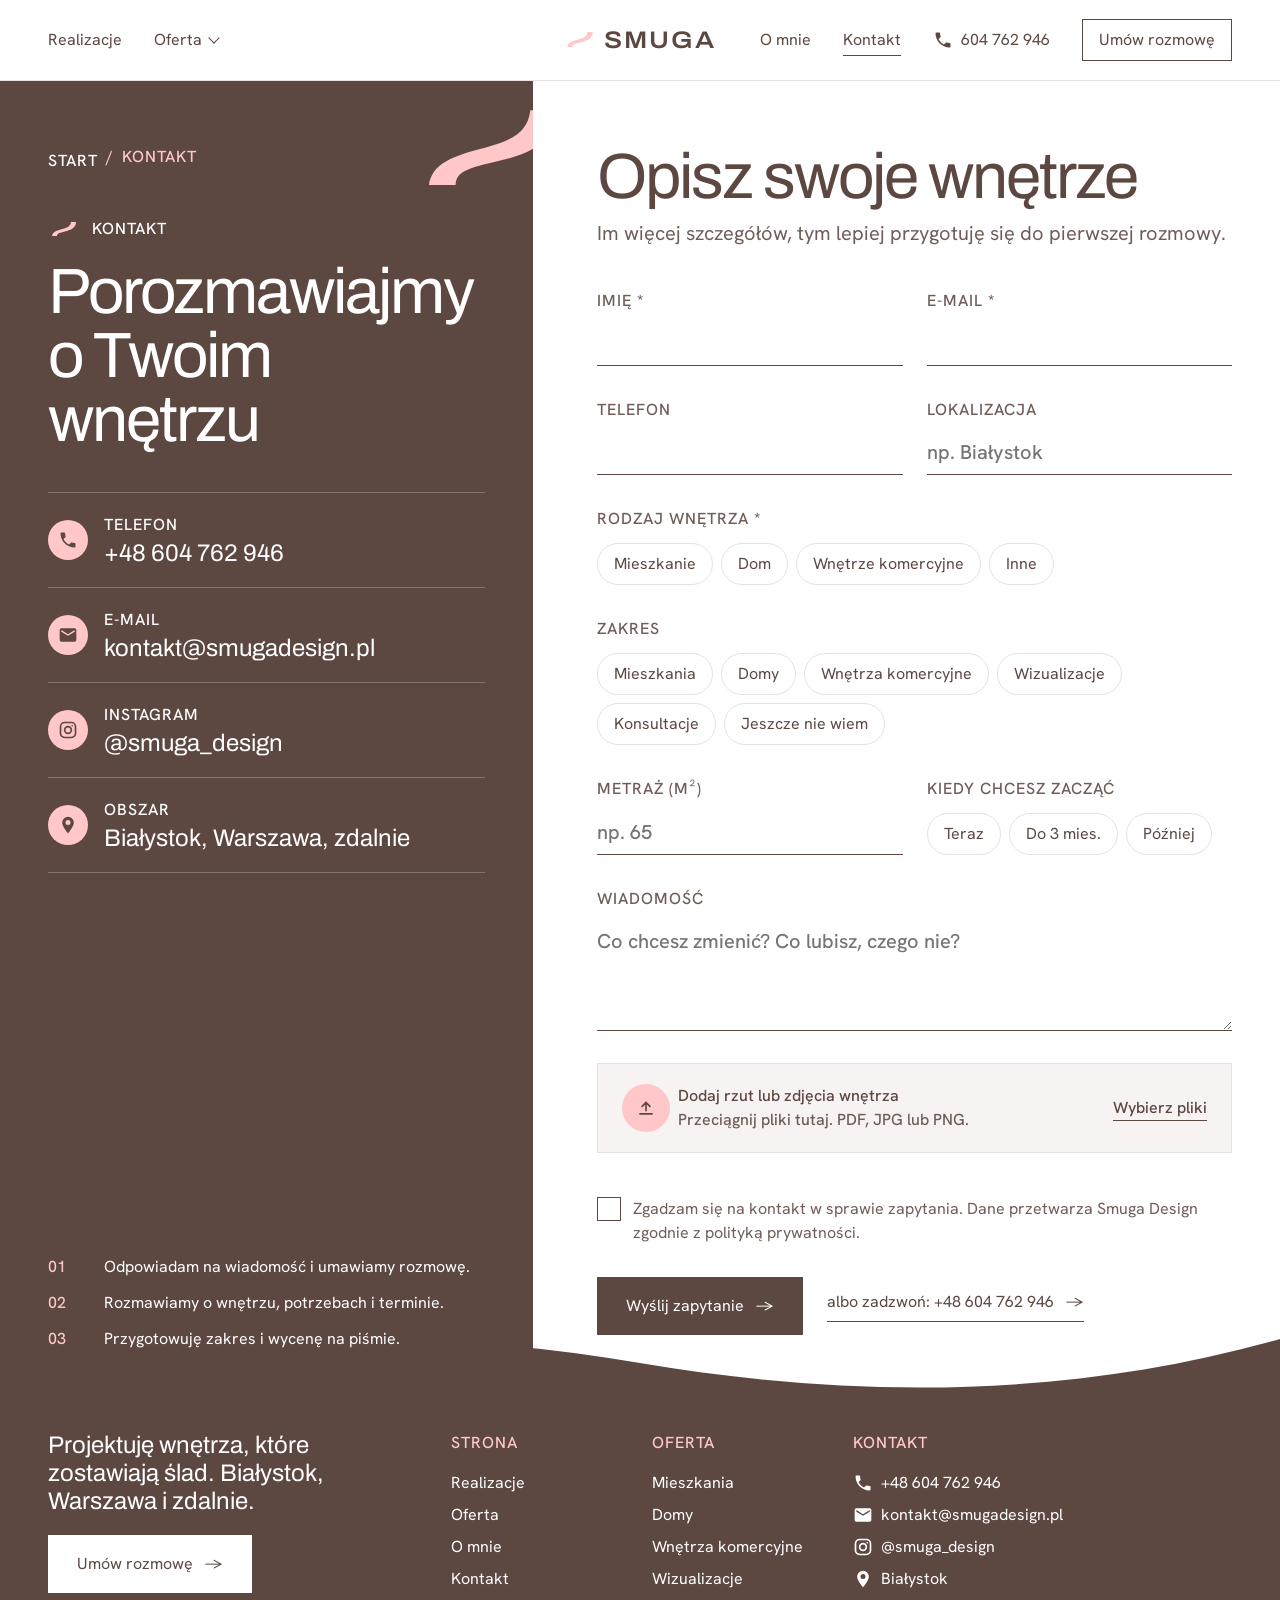
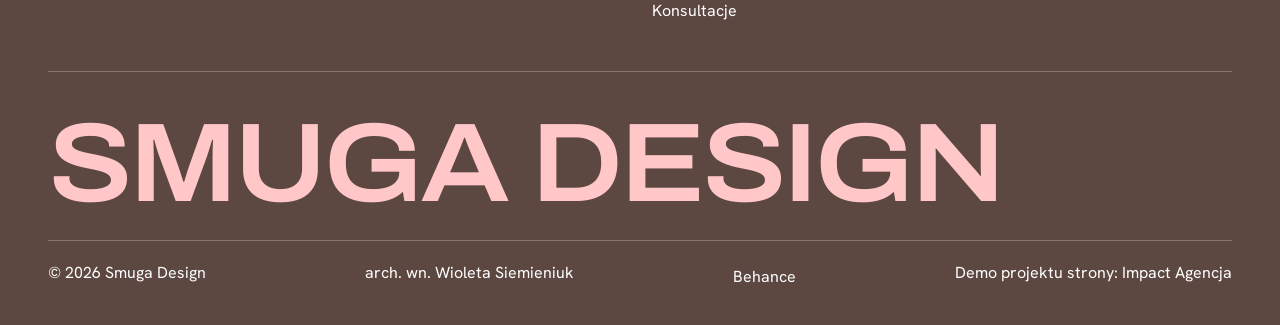
<file: kontakt.html>
<!doctype html>
<html lang="pl">
<head>
<meta charset="utf-8">
<meta name="viewport" content="width=device-width, initial-scale=1">
<title>Kontakt | Smuga Design</title>
<meta name="description" content="Zapytanie o projekt wnętrza: mieszkanie, dom, wnętrze komercyjne. Białystok, Warszawa, zdalnie.">
<meta name="robots" content="noindex, nofollow">
<meta property="og:title" content="Kontakt | Smuga Design">
<meta property="og:description" content="Zapytanie o projekt wnętrza: mieszkanie, dom, wnętrze komercyjne. Białystok, Warszawa, zdalnie.">
<meta property="og:image" content="img/mnc-kotara.webp">
<meta name="theme-color" content="#FFFFFF">
<script>try{if(!sessionStorage.getItem('smuga-ld')&&!matchMedia('(prefers-reduced-motion: reduce)').matches)document.documentElement.classList.add('ld')}catch(e){}</script>
<link rel="icon" href="data:image/svg+xml,%3Csvg xmlns='http://www.w3.org/2000/svg' viewBox='0 0 120 64'%3E%3Cpath fill='%23FFC7C8' d='M12 60C14 44 30 38 54 32C76 26 86 20 88 4H108C108 24 92 36 64 42C42 47 32 50 32 60Z'/%3E%3C/svg%3E">
<link rel="preconnect" href="https://fonts.googleapis.com">
<link rel="preconnect" href="https://fonts.gstatic.com" crossorigin>
<link href="https://fonts.googleapis.com/css2?family=Archivo:wdth,wght@100..112,400..600&family=Hanken+Grotesk:wght@400;500&display=swap" rel="stylesheet">
<link rel="stylesheet" href="assets/style.css?v=10">
</head>
<body>
<div class="loader" aria-hidden="true"><svg class="mk" viewBox="0 0 120 64"><path d="M22 58C24 46 36 40 58 35C80 30 96 22 98 6"/></svg><div class="word"><span style="animation-delay:500ms">S</span><span style="animation-delay:550ms">M</span><span style="animation-delay:600ms">U</span><span style="animation-delay:650ms">G</span><span style="animation-delay:700ms">A</span><span style="animation-delay:750ms">&nbsp;</span><span style="animation-delay:800ms">D</span><span style="animation-delay:850ms">E</span><span style="animation-delay:900ms">S</span><span style="animation-delay:950ms">I</span><span style="animation-delay:1000ms">G</span><span style="animation-delay:1050ms">N</span></div><div class="meta"><span>Projektowanie wnętrz</span><b>000</b></div></div>
<a class="skip" href="#main">Przejdź do treści</a>
<header class="hdr">
  <div class="wrap">
    <nav class="nav" aria-label="Główne">
      <a href="realizacje.html">Realizacje</a>
      <button class="mm-btn" type="button" aria-expanded="false" aria-controls="mm">Oferta<i aria-hidden="true"></i></button>
    </nav>
    <a class="logo" href="index.html" aria-label="Smuga Design, strona główna"><svg class="streak" viewBox="0 0 120 64" aria-hidden="true"><path d="M12 60C14 44 30 38 54 32C76 26 86 20 88 4H108C108 24 92 36 64 42C42 47 32 50 32 60Z"/></svg>SMUGA</a>
    <nav class="nav r" aria-label="Pracownia">
      <a href="o-mnie.html">O mnie</a>
      <a href="kontakt.html" aria-current="page">Kontakt</a>
      <a class="tel" href="tel:+48604762946" aria-label="Zadzwoń +48 604 762 946"><svg class="ico" viewBox="0 0 24 24" aria-hidden="true"><path d="M6.6 10.8c1.4 2.8 3.8 5.1 6.6 6.6l2.2-2.2c.3-.3.7-.4 1-.2 1.1.4 2.3.6 3.6.6.6 0 1 .4 1 1V20c0 .6-.4 1-1 1C10.6 21 3 13.4 3 4c0-.6.4-1 1-1h3.5c.6 0 1 .4 1 1 0 1.3.2 2.5.6 3.6.1.3 0 .7-.2 1z"/></svg><span>604 762 946</span></a>
      <a class="cta-s" href="kontakt.html" data-modal>Umów rozmowę</a>
    </nav>
    <button class="burger" type="button" aria-expanded="false" aria-controls="drawer"><span>Menu</span><i aria-hidden="true"></i><b class="x" aria-hidden="true"></b></button>
  </div>
  <div class="mm" id="mm">
    <div class="wrap">
      <div class="mm-intro"><div><p class="lbl muted">Oferta</p><p class="d-s" style="margin-top:12px">Od jednej konsultacji po kompletny projekt wnętrza.</p></div><a class="lnk" href="oferta.html">Cała oferta</a></div>
      <nav class="mm-list" aria-label="Usługi"><a href="oferta.html#mieszkania"><span class="lbl muted">01</span><span class="d-s">Mieszkania</span><span class="ar" aria-hidden="true">&#8594;</span></a><a href="oferta.html#domy"><span class="lbl muted">02</span><span class="d-s">Domy</span><span class="ar" aria-hidden="true">&#8594;</span></a><a href="oferta.html#komercyjne"><span class="lbl muted">03</span><span class="d-s">Wnętrza komercyjne</span><span class="ar" aria-hidden="true">&#8594;</span></a><a href="oferta.html#wizualizacje"><span class="lbl muted">04</span><span class="d-s">Wizualizacje</span><span class="ar" aria-hidden="true">&#8594;</span></a><a href="oferta.html#konsultacje"><span class="lbl muted">05</span><span class="d-s">Konsultacje</span><span class="ar" aria-hidden="true">&#8594;</span></a></nav>
      <div class="mm-pre"><figure aria-hidden="true"><div class="ph "><img src="img/viz-apartament-wwa-s.webp" srcset="img/viz-apartament-wwa-s.webp 800w, img/viz-apartament-wwa.webp 808w" sizes="360px" width="808" height="632" alt="Sypialnia z muralem i zabudową ze sklejki, mieszkanie w Warszawie" loading="lazy" decoding="async"></div><figcaption class="small muted">Od kawalerki po apartament: układ, zabudowy, światło i materiały.</figcaption></figure><figure aria-hidden="true"><div class="ph "><img src="img/viz-dom-001-s.webp" srcset="img/viz-dom-001-s.webp 800w, img/viz-dom-001.webp 808w" sizes="360px" width="808" height="632" alt="Kuchnia z wyspą i ryflowaną zabudową, dom jednorodzinny" loading="lazy" decoding="async"></div><figcaption class="small muted">Całe wnętrze domu jednorodzinnego, najlepiej już na etapie budowy.</figcaption></figure><figure aria-hidden="true"><div class="ph "><img src="img/mnc-bar-s.webp" srcset="img/mnc-bar-s.webp 800w, img/mnc-bar.webp 1062w" sizes="360px" width="1062" height="1400" alt="Bar ze stali i kwiaty przy ekspresie, kawiarnia MNC Concept" loading="lazy" decoding="async"></div><figcaption class="small muted">Kawiarnie, showroomy i lokale, które pracują na markę.</figcaption></figure><figure aria-hidden="true"><div class="ph "><img src="img/viz-showroom-s.webp" srcset="img/viz-showroom-s.webp 800w, img/viz-showroom.webp 808w" sizes="360px" width="808" height="632" alt="Jasny showroom z łukami i drewnianą zabudową, showroom Spod igły i nitki" loading="lazy" decoding="async"></div><figcaption class="small muted">Realistyczne obrazy wnętrza, zanim zapadną decyzje i wydatki.</figcaption></figure><figure aria-hidden="true"><div class="ph "><img src="img/mnc-loza-s.webp" srcset="img/mnc-loza-s.webp 800w, img/mnc-loza.webp 1320w" sizes="360px" width="1320" height="1731" alt="Strefa siedzisk przy jasnej kotarze, kawiarnia MNC Concept" loading="lazy" decoding="async"></div><figcaption class="small muted">Jedno spotkanie i konkretny kierunek zmian do zrobienia samodzielnie.</figcaption></figure></div>
    </div>
  </div>
</header>
<div class="drawer" id="drawer" role="dialog" aria-modal="true" aria-label="Menu"><div class="d-top"><a class="logo" href="index.html"><svg class="streak" viewBox="0 0 120 64" aria-hidden="true"><path d="M12 60C14 44 30 38 54 32C76 26 86 20 88 4H108C108 24 92 36 64 42C42 47 32 50 32 60Z"/></svg>SMUGA</a><button class="d-close" type="button" aria-label="Zamknij menu"><span></span></button></div><a href="realizacje.html">Realizacje</a><a href="oferta.html">Oferta</a><div class="sub"><a href="oferta.html#mieszkania">Mieszkania</a><a href="oferta.html#domy">Domy</a><a href="oferta.html#komercyjne">Wnętrza komercyjne</a><a href="oferta.html#wizualizacje">Wizualizacje</a><a href="oferta.html#konsultacje">Konsultacje</a></div><a href="o-mnie.html">O mnie</a><a href="kontakt.html">Kontakt</a><div class="d-cta"><a class="btn" href="kontakt.html" data-modal>Umów rozmowę</a></div><svg class="wave" viewBox="0 0 1440 48" preserveAspectRatio="none" aria-hidden="true"><path d="M0 44C360 44 480 4 720 24S1080 44 1440 4"/></svg><div class="small"><a href="tel:+48604762946"><svg class="ico" viewBox="0 0 24 24" aria-hidden="true"><path d="M6.6 10.8c1.4 2.8 3.8 5.1 6.6 6.6l2.2-2.2c.3-.3.7-.4 1-.2 1.1.4 2.3.6 3.6.6.6 0 1 .4 1 1V20c0 .6-.4 1-1 1C10.6 21 3 13.4 3 4c0-.6.4-1 1-1h3.5c.6 0 1 .4 1 1 0 1.3.2 2.5.6 3.6.1.3 0 .7-.2 1z"/></svg>+48 604 762 946</a><a href="mailto:kontakt@smugadesign.pl"><svg class="ico" viewBox="0 0 24 24" aria-hidden="true"><path d="M20 4H4a2 2 0 0 0-2 2v12a2 2 0 0 0 2 2h16a2 2 0 0 0 2-2V6a2 2 0 0 0-2-2zm0 4-8 5-8-5V6l8 5 8-5z"/></svg>kontakt@smugadesign.pl</a></div></div>
<main id="main">
<section class="kt">
  <div class="kt-side">
    <svg class="streak" viewBox="0 0 120 64" aria-hidden="true"><path d="M12 60C14 44 30 38 54 32C76 26 86 20 88 4H108C108 24 92 36 64 42C42 47 32 50 32 60Z"/></svg>
    <p class="crumbs"><a href="index.html">Start</a><span>/</span><span>Kontakt</span></p>
    <div><p class="lbl w">Kontakt</p><h1 class="d-l" style="margin-top:16px">Porozmawiajmy o Twoim wnętrzu</h1></div>
    <div class="kt-list">
      <a href="tel:+48604762946"><span class="ic"><svg class="ico" viewBox="0 0 24 24" aria-hidden="true"><path d="M6.6 10.8c1.4 2.8 3.8 5.1 6.6 6.6l2.2-2.2c.3-.3.7-.4 1-.2 1.1.4 2.3.6 3.6.6.6 0 1 .4 1 1V20c0 .6-.4 1-1 1C10.6 21 3 13.4 3 4c0-.6.4-1 1-1h3.5c.6 0 1 .4 1 1 0 1.3.2 2.5.6 3.6.1.3 0 .7-.2 1z"/></svg></span><span><span class="lbl">Telefon</span><b>+48 604 762 946</b></span></a>
      <a href="mailto:kontakt@smugadesign.pl"><span class="ic"><svg class="ico" viewBox="0 0 24 24" aria-hidden="true"><path d="M20 4H4a2 2 0 0 0-2 2v12a2 2 0 0 0 2 2h16a2 2 0 0 0 2-2V6a2 2 0 0 0-2-2zm0 4-8 5-8-5V6l8 5 8-5z"/></svg></span><span><span class="lbl">E-mail</span><b>kontakt@smugadesign.pl</b></span></a>
      <a href="https://www.instagram.com/smuga_design/" rel="noopener"><span class="ic"><svg class="ico" viewBox="0 0 24 24" aria-hidden="true"><path d="M12 7a5 5 0 1 0 0 10 5 5 0 0 0 0-10zm0 8a3 3 0 1 1 0-6 3 3 0 0 1 0 6zm5-9a1 1 0 1 0 0 2 1 1 0 0 0 0-2zM16 2H8a6 6 0 0 0-6 6v8a6 6 0 0 0 6 6h8a6 6 0 0 0 6-6V8a6 6 0 0 0-6-6zm4 14a4 4 0 0 1-4 4H8a4 4 0 0 1-4-4V8a4 4 0 0 1 4-4h8a4 4 0 0 1 4 4z"/></svg></span><span><span class="lbl">Instagram</span><b>@smuga_design</b></span></a>
      <div><span class="ic"><svg class="ico" viewBox="0 0 24 24" aria-hidden="true"><path d="M12 2a7 7 0 0 0-7 7c0 5 7 13 7 13s7-8 7-13a7 7 0 0 0-7-7zm0 10a3 3 0 1 1 0-6 3 3 0 0 1 0 6z"/></svg></span><span><span class="lbl">Obszar</span><b>Białystok, Warszawa, zdalnie</b></span></div>
    </div>
    <ol class="kt-steps small"><li>Odpowiadam na wiadomość i umawiamy rozmowę.</li><li>Rozmawiamy o wnętrzu, potrzebach i terminie.</li><li>Przygotowuję zakres i wycenę na piśmie.</li></ol>
  </div>
  <div class="kt-form">
    <h2 class="d-l">Opisz swoje wnętrze</h2>
    <p class="lead muted">Im więcej szczegółów, tym lepiej przygotuję się do pierwszej rozmowy.</p>
    <form class="form" novalidate>
      <label><span>Imię <span class="req" aria-hidden="true">*</span></span><input name="imie" autocomplete="given-name" required></label>
      <label><span>E-mail <span class="req" aria-hidden="true">*</span></span><input type="email" name="email" autocomplete="email" required></label>
      <label>Telefon<input type="tel" name="tel" autocomplete="tel"></label>
      <label>Lokalizacja<input name="miasto" placeholder="np. Białystok"></label>
      <fieldset class="full"><legend><span>Rodzaj wnętrza <span class="req" aria-hidden="true">*</span></span></legend><div class="pills"><label><input type="radio" name="typ" value="Mieszkanie" required><span>Mieszkanie</span></label><label><input type="radio" name="typ" value="Dom"><span>Dom</span></label><label><input type="radio" name="typ" value="Wnętrze komercyjne"><span>Wnętrze komercyjne</span></label><label><input type="radio" name="typ" value="Inne"><span>Inne</span></label></div></fieldset>
      <fieldset class="full"><legend>Zakres</legend><div class="pills"><label><input type="radio" name="zakres" value="Mieszkania"><span>Mieszkania</span></label><label><input type="radio" name="zakres" value="Domy"><span>Domy</span></label><label><input type="radio" name="zakres" value="Wnętrza komercyjne"><span>Wnętrza komercyjne</span></label><label><input type="radio" name="zakres" value="Wizualizacje"><span>Wizualizacje</span></label><label><input type="radio" name="zakres" value="Konsultacje"><span>Konsultacje</span></label><label><input type="radio" name="zakres" value="Jeszcze nie wiem"><span>Jeszcze nie wiem</span></label></div></fieldset>
      <label>Metraż (m²)<input name="metraz" inputmode="numeric" placeholder="np. 65"></label>
      <fieldset><legend>Kiedy chcesz zacząć</legend><div class="pills"><label><input type="radio" name="termin" value="Teraz"><span>Teraz</span></label><label><input type="radio" name="termin" value="Do 3 mies."><span>Do 3 mies.</span></label><label><input type="radio" name="termin" value="Później"><span>Później</span></label></div></fieldset>
      <label class="full">Wiadomość<textarea name="wiadomosc" placeholder="Co chcesz zmienić? Co lubisz, czego nie?"></textarea></label>
      <div class="full"><label class="drop"><input type="file" name="pliki" multiple accept=".pdf,.jpg,.jpeg,.png"><span class="ic"><svg class="ico" viewBox="0 0 24 24" aria-hidden="true"><path d="M11 16V7.8l-3.6 3.6L6 10l6-6 6 6-1.4 1.4L13 7.8V16zm-7 4v-2h16v2z"/></svg></span><span><b>Dodaj rzut lub zdjęcia wnętrza</b><small>Przeciągnij pliki tutaj. PDF, JPG lub PNG.</small></span><span class="pick">Wybierz pliki</span></label><ul class="files"></ul></div>
      <label class="consent full"><input type="checkbox" required> Zgadzam się na kontakt w sprawie zapytania. Dane przetwarza Smuga Design zgodnie z polityką prywatności.</label>
      <div class="send full"><button class="btn" type="submit">Wyślij zapytanie</button><a class="lnk" href="tel:+48604762946">albo zadzwoń: +48 604 762 946</a></div>
      <p class="form-ok" hidden tabindex="-1"><svg class="streak" viewBox="0 0 120 64" aria-hidden="true"><path d="M12 60C14 44 30 38 54 32C76 26 86 20 88 4H108C108 24 92 36 64 42C42 47 32 50 32 60Z"/></svg>To jest demo: formularz niczego nie wysyła. Na gotowej stronie wiadomość trafi na kontakt@smugadesign.pl.</p>
    </form>
  </div>
</section>
</main>
<footer class="ftr">
  <div class="wrap">
    <div class="top">
      <div class="intro"><p class="d-s">Projektuję wnętrza, które zostawiają ślad. Białystok, Warszawa i zdalnie.</p><a class="btn light" href="kontakt.html" data-modal>Umów rozmowę</a></div>
      <div class="col"><p class="lbl">Strona</p><a href="realizacje.html">Realizacje</a><a href="oferta.html">Oferta</a><a href="o-mnie.html">O mnie</a><a href="kontakt.html">Kontakt</a></div>
      <div class="col"><p class="lbl">Oferta</p><a href="oferta.html#mieszkania">Mieszkania</a><a href="oferta.html#domy">Domy</a><a href="oferta.html#komercyjne">Wnętrza komercyjne</a><a href="oferta.html#wizualizacje">Wizualizacje</a><a href="oferta.html#konsultacje">Konsultacje</a></div>
      <div class="col w3"><p class="lbl">Kontakt</p><a href="tel:+48604762946"><svg class="ico" viewBox="0 0 24 24" aria-hidden="true"><path d="M6.6 10.8c1.4 2.8 3.8 5.1 6.6 6.6l2.2-2.2c.3-.3.7-.4 1-.2 1.1.4 2.3.6 3.6.6.6 0 1 .4 1 1V20c0 .6-.4 1-1 1C10.6 21 3 13.4 3 4c0-.6.4-1 1-1h3.5c.6 0 1 .4 1 1 0 1.3.2 2.5.6 3.6.1.3 0 .7-.2 1z"/></svg>+48 604 762 946</a><a href="mailto:kontakt@smugadesign.pl"><svg class="ico" viewBox="0 0 24 24" aria-hidden="true"><path d="M20 4H4a2 2 0 0 0-2 2v12a2 2 0 0 0 2 2h16a2 2 0 0 0 2-2V6a2 2 0 0 0-2-2zm0 4-8 5-8-5V6l8 5 8-5z"/></svg>kontakt@smugadesign.pl</a><a href="https://www.instagram.com/smuga_design/" rel="noopener"><svg class="ico" viewBox="0 0 24 24" aria-hidden="true"><path d="M12 7a5 5 0 1 0 0 10 5 5 0 0 0 0-10zm0 8a3 3 0 1 1 0-6 3 3 0 0 1 0 6zm5-9a1 1 0 1 0 0 2 1 1 0 0 0 0-2zM16 2H8a6 6 0 0 0-6 6v8a6 6 0 0 0 6 6h8a6 6 0 0 0 6-6V8a6 6 0 0 0-6-6zm4 14a4 4 0 0 1-4 4H8a4 4 0 0 1-4-4V8a4 4 0 0 1 4-4h8a4 4 0 0 1 4 4z"/></svg>@smuga_design</a><span style="display:inline-flex;gap:8px;align-items:center"><svg class="ico" viewBox="0 0 24 24" aria-hidden="true"><path d="M12 2a7 7 0 0 0-7 7c0 5 7 13 7 13s7-8 7-13a7 7 0 0 0-7-7zm0 10a3 3 0 1 1 0-6 3 3 0 0 1 0 6z"/></svg>Białystok</span></div>
    </div>
    <p class="mark" aria-hidden="true">SMUGA DESIGN</p>
    <div class="bottom"><span>© 2026 Smuga Design</span><span>arch. wn. Wioleta Siemieniuk</span><a href="https://www.behance.net/smugadesign" rel="noopener">Behance</a><span>Demo projektu strony: Impact Agencja</span></div>
  </div>
</footer>
<a class="fab" href="tel:+48604762946" aria-label="Zadzwoń +48 604 762 946"><svg class="ico" viewBox="0 0 24 24" aria-hidden="true"><path d="M6.6 10.8c1.4 2.8 3.8 5.1 6.6 6.6l2.2-2.2c.3-.3.7-.4 1-.2 1.1.4 2.3.6 3.6.6.6 0 1 .4 1 1V20c0 .6-.4 1-1 1C10.6 21 3 13.4 3 4c0-.6.4-1 1-1h3.5c.6 0 1 .4 1 1 0 1.3.2 2.5.6 3.6.1.3 0 .7-.2 1z"/></svg></a>
<dialog class="dlg" aria-labelledby="dlg-h">
  <button class="x" type="button" aria-label="Zamknij">&#10005;</button>
  <div class="in">
    <div class="l"><div><p class="lbl w">Umów rozmowę</p><h2 class="d-m" id="dlg-h" style="margin-top:16px">Porozmawiajmy o Twoim wnętrzu</h2></div><div style="display:grid;gap:8px;position:relative;z-index:1"><a href="tel:+48604762946"><svg class="ico" viewBox="0 0 24 24" aria-hidden="true"><path d="M6.6 10.8c1.4 2.8 3.8 5.1 6.6 6.6l2.2-2.2c.3-.3.7-.4 1-.2 1.1.4 2.3.6 3.6.6.6 0 1 .4 1 1V20c0 .6-.4 1-1 1C10.6 21 3 13.4 3 4c0-.6.4-1 1-1h3.5c.6 0 1 .4 1 1 0 1.3.2 2.5.6 3.6.1.3 0 .7-.2 1z"/></svg>+48 604 762 946</a><a href="mailto:kontakt@smugadesign.pl"><svg class="ico" viewBox="0 0 24 24" aria-hidden="true"><path d="M20 4H4a2 2 0 0 0-2 2v12a2 2 0 0 0 2 2h16a2 2 0 0 0 2-2V6a2 2 0 0 0-2-2zm0 4-8 5-8-5V6l8 5 8-5z"/></svg>kontakt@smugadesign.pl</a></div><svg class="streak" viewBox="0 0 120 64" aria-hidden="true"><path d="M12 60C14 44 30 38 54 32C76 26 86 20 88 4H108C108 24 92 36 64 42C42 47 32 50 32 60Z"/></svg></div>
    <div class="r">
      <p class="lead">Zostaw kontakt, oddzwonię i umówimy pierwszą rozmowę.</p>
      <form class="form" novalidate>
        <label><span>Imię <span class="req" aria-hidden="true">*</span></span><input name="imie" autocomplete="given-name" required></label>
        <label><span>Telefon <span class="req" aria-hidden="true">*</span></span><input type="tel" name="tel" autocomplete="tel" required></label>
        <fieldset class="full"><legend><span>Rodzaj wnętrza <span class="req" aria-hidden="true">*</span></span></legend><div class="pills"><label><input type="radio" name="typ" value="Mieszkanie" required><span>Mieszkanie</span></label><label><input type="radio" name="typ" value="Dom"><span>Dom</span></label><label><input type="radio" name="typ" value="Lokal"><span>Lokal</span></label></div></fieldset>
        <label class="full">Krótko o wnętrzu<textarea name="wiadomosc" placeholder="np. mieszkanie 60 m², chcę zmienić kuchnię i salon"></textarea></label>
        <label class="consent full"><input type="checkbox" required> Zgadzam się na kontakt w sprawie zapytania.</label>
        <div class="send full"><button class="btn" type="submit">Wyślij</button></div>
        <p class="form-ok" hidden tabindex="-1"><svg class="streak" viewBox="0 0 120 64" aria-hidden="true"><path d="M12 60C14 44 30 38 54 32C76 26 86 20 88 4H108C108 24 92 36 64 42C42 47 32 50 32 60Z"/></svg>To jest demo: formularz niczego nie wysyła.</p>
      </form>
    </div>
  </div>
</dialog>
<script src="assets/app.js?v=10" defer></script>
</body>
</html>
</file>
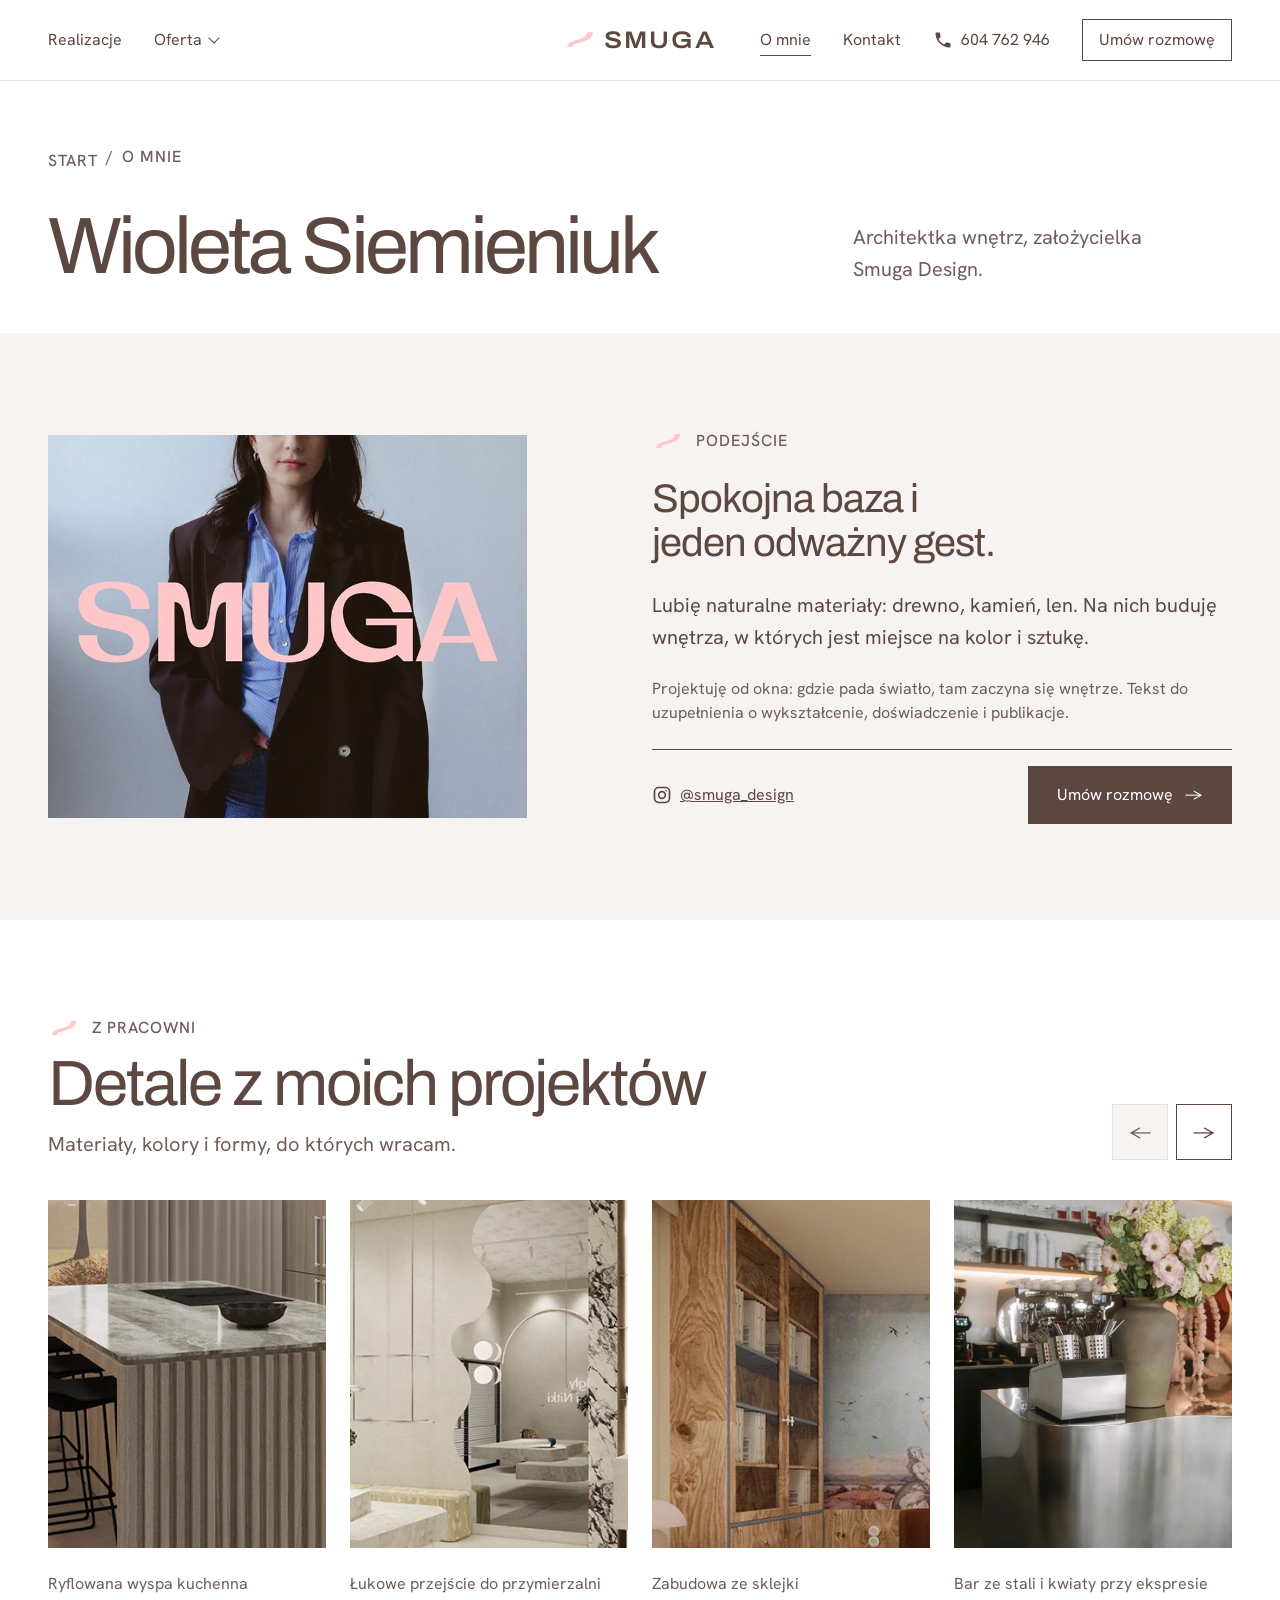
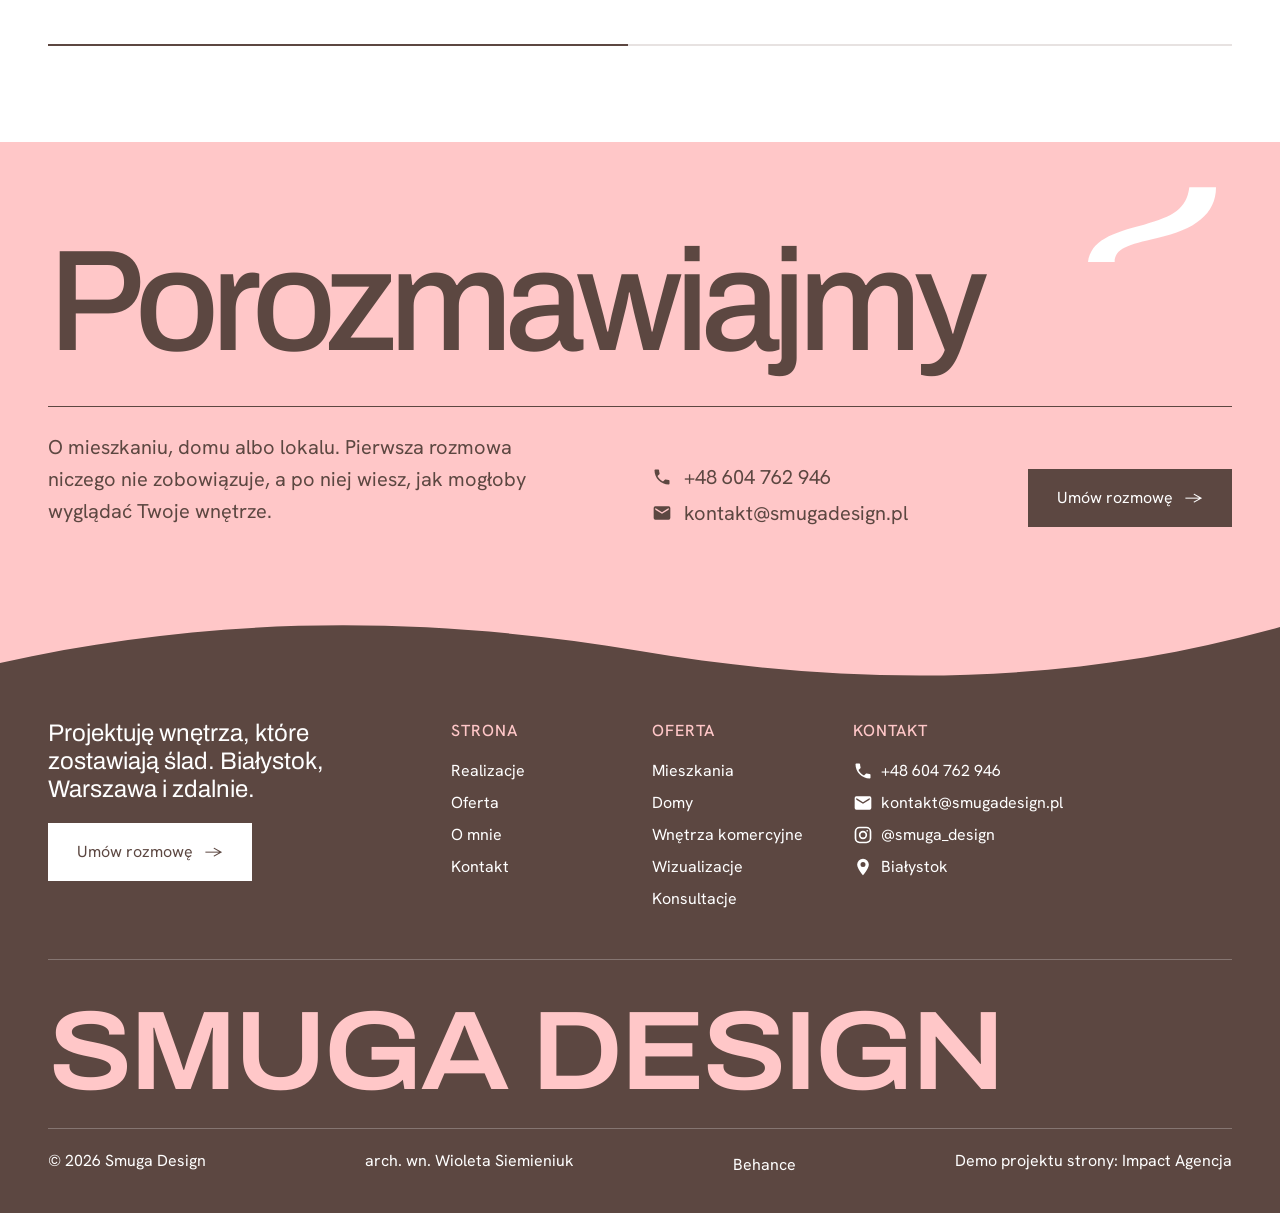
<file: o-mnie.html>
<!doctype html>
<html lang="pl">
<head>
<meta charset="utf-8">
<meta name="viewport" content="width=device-width, initial-scale=1">
<title>O mnie | Wioleta Siemieniuk | Smuga Design</title>
<meta name="description" content="Arch. wn. Wioleta Siemieniuk, Smuga Design. Ciepły minimalizm z odwagą koloru.">
<meta name="robots" content="noindex, nofollow">
<meta property="og:title" content="O mnie | Wioleta Siemieniuk | Smuga Design">
<meta property="og:description" content="Arch. wn. Wioleta Siemieniuk, Smuga Design. Ciepły minimalizm z odwagą koloru.">
<meta property="og:image" content="img/smuga-wioleta.webp">
<meta name="theme-color" content="#FFFFFF">
<script>try{if(!sessionStorage.getItem('smuga-ld')&&!matchMedia('(prefers-reduced-motion: reduce)').matches)document.documentElement.classList.add('ld')}catch(e){}</script>
<link rel="icon" href="data:image/svg+xml,%3Csvg xmlns='http://www.w3.org/2000/svg' viewBox='0 0 120 64'%3E%3Cpath fill='%23FFC7C8' d='M12 60C14 44 30 38 54 32C76 26 86 20 88 4H108C108 24 92 36 64 42C42 47 32 50 32 60Z'/%3E%3C/svg%3E">
<link rel="preconnect" href="https://fonts.googleapis.com">
<link rel="preconnect" href="https://fonts.gstatic.com" crossorigin>
<link href="https://fonts.googleapis.com/css2?family=Archivo:wdth,wght@100..112,400..600&family=Hanken+Grotesk:wght@400;500&display=swap" rel="stylesheet">
<link rel="stylesheet" href="assets/style.css?v=10">
</head>
<body>
<div class="loader" aria-hidden="true"><svg class="mk" viewBox="0 0 120 64"><path d="M22 58C24 46 36 40 58 35C80 30 96 22 98 6"/></svg><div class="word"><span style="animation-delay:500ms">S</span><span style="animation-delay:550ms">M</span><span style="animation-delay:600ms">U</span><span style="animation-delay:650ms">G</span><span style="animation-delay:700ms">A</span><span style="animation-delay:750ms">&nbsp;</span><span style="animation-delay:800ms">D</span><span style="animation-delay:850ms">E</span><span style="animation-delay:900ms">S</span><span style="animation-delay:950ms">I</span><span style="animation-delay:1000ms">G</span><span style="animation-delay:1050ms">N</span></div><div class="meta"><span>Projektowanie wnętrz</span><b>000</b></div></div>
<a class="skip" href="#main">Przejdź do treści</a>
<header class="hdr">
  <div class="wrap">
    <nav class="nav" aria-label="Główne">
      <a href="realizacje.html">Realizacje</a>
      <button class="mm-btn" type="button" aria-expanded="false" aria-controls="mm">Oferta<i aria-hidden="true"></i></button>
    </nav>
    <a class="logo" href="index.html" aria-label="Smuga Design, strona główna"><svg class="streak" viewBox="0 0 120 64" aria-hidden="true"><path d="M12 60C14 44 30 38 54 32C76 26 86 20 88 4H108C108 24 92 36 64 42C42 47 32 50 32 60Z"/></svg>SMUGA</a>
    <nav class="nav r" aria-label="Pracownia">
      <a href="o-mnie.html" aria-current="page">O mnie</a>
      <a href="kontakt.html">Kontakt</a>
      <a class="tel" href="tel:+48604762946" aria-label="Zadzwoń +48 604 762 946"><svg class="ico" viewBox="0 0 24 24" aria-hidden="true"><path d="M6.6 10.8c1.4 2.8 3.8 5.1 6.6 6.6l2.2-2.2c.3-.3.7-.4 1-.2 1.1.4 2.3.6 3.6.6.6 0 1 .4 1 1V20c0 .6-.4 1-1 1C10.6 21 3 13.4 3 4c0-.6.4-1 1-1h3.5c.6 0 1 .4 1 1 0 1.3.2 2.5.6 3.6.1.3 0 .7-.2 1z"/></svg><span>604 762 946</span></a>
      <a class="cta-s" href="kontakt.html" data-modal>Umów rozmowę</a>
    </nav>
    <button class="burger" type="button" aria-expanded="false" aria-controls="drawer"><span>Menu</span><i aria-hidden="true"></i><b class="x" aria-hidden="true"></b></button>
  </div>
  <div class="mm" id="mm">
    <div class="wrap">
      <div class="mm-intro"><div><p class="lbl muted">Oferta</p><p class="d-s" style="margin-top:12px">Od jednej konsultacji po kompletny projekt wnętrza.</p></div><a class="lnk" href="oferta.html">Cała oferta</a></div>
      <nav class="mm-list" aria-label="Usługi"><a href="oferta.html#mieszkania"><span class="lbl muted">01</span><span class="d-s">Mieszkania</span><span class="ar" aria-hidden="true">&#8594;</span></a><a href="oferta.html#domy"><span class="lbl muted">02</span><span class="d-s">Domy</span><span class="ar" aria-hidden="true">&#8594;</span></a><a href="oferta.html#komercyjne"><span class="lbl muted">03</span><span class="d-s">Wnętrza komercyjne</span><span class="ar" aria-hidden="true">&#8594;</span></a><a href="oferta.html#wizualizacje"><span class="lbl muted">04</span><span class="d-s">Wizualizacje</span><span class="ar" aria-hidden="true">&#8594;</span></a><a href="oferta.html#konsultacje"><span class="lbl muted">05</span><span class="d-s">Konsultacje</span><span class="ar" aria-hidden="true">&#8594;</span></a></nav>
      <div class="mm-pre"><figure aria-hidden="true"><div class="ph "><img src="img/viz-apartament-wwa-s.webp" srcset="img/viz-apartament-wwa-s.webp 800w, img/viz-apartament-wwa.webp 808w" sizes="360px" width="808" height="632" alt="Sypialnia z muralem i zabudową ze sklejki, mieszkanie w Warszawie" loading="lazy" decoding="async"></div><figcaption class="small muted">Od kawalerki po apartament: układ, zabudowy, światło i materiały.</figcaption></figure><figure aria-hidden="true"><div class="ph "><img src="img/viz-dom-001-s.webp" srcset="img/viz-dom-001-s.webp 800w, img/viz-dom-001.webp 808w" sizes="360px" width="808" height="632" alt="Kuchnia z wyspą i ryflowaną zabudową, dom jednorodzinny" loading="lazy" decoding="async"></div><figcaption class="small muted">Całe wnętrze domu jednorodzinnego, najlepiej już na etapie budowy.</figcaption></figure><figure aria-hidden="true"><div class="ph "><img src="img/mnc-bar-s.webp" srcset="img/mnc-bar-s.webp 800w, img/mnc-bar.webp 1062w" sizes="360px" width="1062" height="1400" alt="Bar ze stali i kwiaty przy ekspresie, kawiarnia MNC Concept" loading="lazy" decoding="async"></div><figcaption class="small muted">Kawiarnie, showroomy i lokale, które pracują na markę.</figcaption></figure><figure aria-hidden="true"><div class="ph "><img src="img/viz-showroom-s.webp" srcset="img/viz-showroom-s.webp 800w, img/viz-showroom.webp 808w" sizes="360px" width="808" height="632" alt="Jasny showroom z łukami i drewnianą zabudową, showroom Spod igły i nitki" loading="lazy" decoding="async"></div><figcaption class="small muted">Realistyczne obrazy wnętrza, zanim zapadną decyzje i wydatki.</figcaption></figure><figure aria-hidden="true"><div class="ph "><img src="img/mnc-loza-s.webp" srcset="img/mnc-loza-s.webp 800w, img/mnc-loza.webp 1320w" sizes="360px" width="1320" height="1731" alt="Strefa siedzisk przy jasnej kotarze, kawiarnia MNC Concept" loading="lazy" decoding="async"></div><figcaption class="small muted">Jedno spotkanie i konkretny kierunek zmian do zrobienia samodzielnie.</figcaption></figure></div>
    </div>
  </div>
</header>
<div class="drawer" id="drawer" role="dialog" aria-modal="true" aria-label="Menu"><div class="d-top"><a class="logo" href="index.html"><svg class="streak" viewBox="0 0 120 64" aria-hidden="true"><path d="M12 60C14 44 30 38 54 32C76 26 86 20 88 4H108C108 24 92 36 64 42C42 47 32 50 32 60Z"/></svg>SMUGA</a><button class="d-close" type="button" aria-label="Zamknij menu"><span></span></button></div><a href="realizacje.html">Realizacje</a><a href="oferta.html">Oferta</a><div class="sub"><a href="oferta.html#mieszkania">Mieszkania</a><a href="oferta.html#domy">Domy</a><a href="oferta.html#komercyjne">Wnętrza komercyjne</a><a href="oferta.html#wizualizacje">Wizualizacje</a><a href="oferta.html#konsultacje">Konsultacje</a></div><a href="o-mnie.html">O mnie</a><a href="kontakt.html">Kontakt</a><div class="d-cta"><a class="btn" href="kontakt.html" data-modal>Umów rozmowę</a></div><svg class="wave" viewBox="0 0 1440 48" preserveAspectRatio="none" aria-hidden="true"><path d="M0 44C360 44 480 4 720 24S1080 44 1440 4"/></svg><div class="small"><a href="tel:+48604762946"><svg class="ico" viewBox="0 0 24 24" aria-hidden="true"><path d="M6.6 10.8c1.4 2.8 3.8 5.1 6.6 6.6l2.2-2.2c.3-.3.7-.4 1-.2 1.1.4 2.3.6 3.6.6.6 0 1 .4 1 1V20c0 .6-.4 1-1 1C10.6 21 3 13.4 3 4c0-.6.4-1 1-1h3.5c.6 0 1 .4 1 1 0 1.3.2 2.5.6 3.6.1.3 0 .7-.2 1z"/></svg>+48 604 762 946</a><a href="mailto:kontakt@smugadesign.pl"><svg class="ico" viewBox="0 0 24 24" aria-hidden="true"><path d="M20 4H4a2 2 0 0 0-2 2v12a2 2 0 0 0 2 2h16a2 2 0 0 0 2-2V6a2 2 0 0 0-2-2zm0 4-8 5-8-5V6l8 5 8-5z"/></svg>kontakt@smugadesign.pl</a></div></div>
<main id="main">
<div class="ph-head"><div class="wrap">
  <p class="crumbs"><a href="index.html">Start</a><span>/</span><span>O mnie</span></p>
  <div class="g12"><h1 class="d-xl">Wioleta Siemieniuk</h1><p class="lead muted">Architektka wnętrz, założycielka Smuga Design.</p></div>
</div></div>
<section class="me"><div class="wrap g12">
  <figure class="pic mask in"><div class="ph r-5-4"><img src="img/smuga-wioleta-s.webp" srcset="img/smuga-wioleta-s.webp 800w, img/smuga-wioleta.webp 808w" sizes="(max-width: 860px) 100vw, 40vw" width="808" height="632" alt="Arch. wn. Wioleta Siemieniuk, Smuga Design" fetchpriority="high" decoding="async"></div></figure>
  <div class="txt stag">
    <p class="lbl w muted">Podejście</p>
    <h2 class="d-m">Spokojna baza i jeden odważny gest.</h2>
    <p class="lead">Lubię naturalne materiały: drewno, kamień, len. Na nich buduję wnętrza, w których jest miejsce na kolor i sztukę.</p>
    <p class="muted">Projektuję od okna: gdzie pada światło, tam zaczyna się wnętrze. Tekst do uzupełnienia o wykształcenie, doświadczenie i publikacje.</p>
    <div class="sig"><a href="https://www.instagram.com/smuga_design/" rel="noopener" style="display:inline-flex;gap:8px;align-items:center"><svg class="ico" viewBox="0 0 24 24" aria-hidden="true"><path d="M12 7a5 5 0 1 0 0 10 5 5 0 0 0 0-10zm0 8a3 3 0 1 1 0-6 3 3 0 0 1 0 6zm5-9a1 1 0 1 0 0 2 1 1 0 0 0 0-2zM16 2H8a6 6 0 0 0-6 6v8a6 6 0 0 0 6 6h8a6 6 0 0 0 6-6V8a6 6 0 0 0-6-6zm4 14a4 4 0 0 1-4 4H8a4 4 0 0 1-4-4V8a4 4 0 0 1 4-4h8a4 4 0 0 1 4 4z"/></svg>@smuga_design</a><a class="btn" href="kontakt.html" data-modal>Umów rozmowę</a></div>
  </div>
</div></section>
<section class="sec"><div class="wrap">
  <div class="car">
  <div class="car-head"><div><p class="lbl w muted">Z pracowni</p><h2 class="d-l rv">Detale z moich projektów</h2><p class="lead muted">Materiały, kolory i formy, do których wracam.</p></div><div class="car-nav"><button type="button" class="prev" aria-label="Poprzednie zdjęcia">&#8592;</button><button type="button" class="next" aria-label="Następne zdjęcia">&#8594;</button></div></div>
  <div class="car-track" tabindex="0" role="region" aria-label="Z pracowni: zdjęcia"><figure><a href="projekt-dom-001.html" tabindex="-1"><div class="ph r-4-5"><img src="img/dom-wyspa-s.webp" srcset="img/dom-wyspa-s.webp 480w, img/dom-wyspa.webp 480w" sizes="(max-width: 860px) 72vw, 25vw" width="480" height="382" alt="Ryflowana wyspa kuchenna, dom jednorodzinny" loading="lazy" decoding="async"></div></a><figcaption>Ryflowana wyspa kuchenna</figcaption></figure><figure><a href="projekt-showroom-spod-igly-i-nitki.html" tabindex="-1"><div class="ph r-4-5"><img src="img/show-luk-s.webp" srcset="img/show-luk-s.webp 400w, img/show-luk.webp 400w" sizes="(max-width: 860px) 72vw, 25vw" width="400" height="400" alt="Łukowe przejście do przymierzalni, showroom Spod igły i nitki" loading="lazy" decoding="async"></div></a><figcaption>Łukowe przejście do przymierzalni</figcaption></figure><figure><a href="projekt-mieszkanie-warszawa.html" tabindex="-1"><div class="ph r-4-5"><img src="img/wwa-zabudowa-s.webp" srcset="img/wwa-zabudowa-s.webp 300w, img/wwa-zabudowa.webp 300w" sizes="(max-width: 860px) 72vw, 25vw" width="300" height="420" alt="Zabudowa ze sklejki, mieszkanie w Warszawie" loading="lazy" decoding="async"></div></a><figcaption>Zabudowa ze sklejki</figcaption></figure><figure><a href="projekt-mnc-concept.html" tabindex="-1"><div class="ph r-4-5"><img src="img/mnc-bar-s.webp" srcset="img/mnc-bar-s.webp 800w, img/mnc-bar.webp 1062w" sizes="(max-width: 860px) 72vw, 25vw" width="1062" height="1400" alt="Bar ze stali i kwiaty przy ekspresie, kawiarnia MNC Concept" loading="lazy" decoding="async"></div></a><figcaption>Bar ze stali i kwiaty przy ekspresie</figcaption></figure><figure><a href="projekt-showroom-spod-igly-i-nitki.html" tabindex="-1"><div class="ph r-4-5"><img src="img/show-regal-s.webp" srcset="img/show-regal-s.webp 328w, img/show-regal.webp 328w" sizes="(max-width: 860px) 72vw, 25vw" width="328" height="500" alt="Drewniany regał z podświetleniem, showroom Spod igły i nitki" loading="lazy" decoding="async"></div></a><figcaption>Drewniany regał z podświetleniem</figcaption></figure><figure><a href="projekt-dom-001.html" tabindex="-1"><div class="ph r-4-5"><img src="img/dom-zabudowa-s.webp" srcset="img/dom-zabudowa-s.webp 378w, img/dom-zabudowa.webp 378w" sizes="(max-width: 860px) 72vw, 25vw" width="378" height="450" alt="Zabudowa kuchni w jasnym drewnie, dom jednorodzinny" loading="lazy" decoding="async"></div></a><figcaption>Zabudowa kuchni w jasnym drewnie</figcaption></figure><figure><a href="projekt-mieszkanie-warszawa.html" tabindex="-1"><div class="ph r-4-5"><img src="img/wwa-mural-s.webp" srcset="img/wwa-mural-s.webp 450w, img/wwa-mural.webp 450w" sizes="(max-width: 860px) 72vw, 25vw" width="450" height="360" alt="Mural nad łóżkiem, mieszkanie w Warszawie" loading="lazy" decoding="async"></div></a><figcaption>Mural nad łóżkiem</figcaption></figure><figure><a href="projekt-mnc-concept.html" tabindex="-1"><div class="ph r-4-5"><img src="img/mnc-lada-s.webp" srcset="img/mnc-lada-s.webp 800w, img/mnc-lada.webp 1149w" sizes="(max-width: 860px) 72vw, 25vw" width="1149" height="1500" alt="Lada z frontem o wyrazistym rysunku drewna, kawiarnia MNC Concept" loading="lazy" decoding="async"></div></a><figcaption>Lada z frontem o wyrazistym rysunku drewna</figcaption></figure></div>
  <div class="car-bar" aria-hidden="true"><i></i></div>
</div>
</div></section>
<section class="cta wtop pink" aria-labelledby="cta-h">
  <div class="wrap">
    <div class="top"><h2 class="d-xxl rv" id="cta-h">Porozmawiajmy</h2><svg class="streak" viewBox="0 0 120 64" aria-hidden="true"><path d="M12 60C14 44 30 38 54 32C76 26 86 20 88 4H108C108 24 92 36 64 42C42 47 32 50 32 60Z"/></svg></div>
    <div class="row stag">
      <p class="lead">O mieszkaniu, domu albo lokalu. Pierwsza rozmowa niczego nie zobowiązuje, a po niej wiesz, jak mogłoby wyglądać Twoje wnętrze.</p>
      <div class="links"><a href="tel:+48604762946"><svg class="ico" viewBox="0 0 24 24" aria-hidden="true"><path d="M6.6 10.8c1.4 2.8 3.8 5.1 6.6 6.6l2.2-2.2c.3-.3.7-.4 1-.2 1.1.4 2.3.6 3.6.6.6 0 1 .4 1 1V20c0 .6-.4 1-1 1C10.6 21 3 13.4 3 4c0-.6.4-1 1-1h3.5c.6 0 1 .4 1 1 0 1.3.2 2.5.6 3.6.1.3 0 .7-.2 1z"/></svg>+48 604 762 946</a><a href="mailto:kontakt@smugadesign.pl"><svg class="ico" viewBox="0 0 24 24" aria-hidden="true"><path d="M20 4H4a2 2 0 0 0-2 2v12a2 2 0 0 0 2 2h16a2 2 0 0 0 2-2V6a2 2 0 0 0-2-2zm0 4-8 5-8-5V6l8 5 8-5z"/></svg>kontakt@smugadesign.pl</a></div>
      <a class="btn" href="kontakt.html" data-modal>Umów rozmowę</a>
    </div>
  </div>
</section>
</main>
<footer class="ftr">
  <div class="wrap">
    <div class="top">
      <div class="intro"><p class="d-s">Projektuję wnętrza, które zostawiają ślad. Białystok, Warszawa i zdalnie.</p><a class="btn light" href="kontakt.html" data-modal>Umów rozmowę</a></div>
      <div class="col"><p class="lbl">Strona</p><a href="realizacje.html">Realizacje</a><a href="oferta.html">Oferta</a><a href="o-mnie.html">O mnie</a><a href="kontakt.html">Kontakt</a></div>
      <div class="col"><p class="lbl">Oferta</p><a href="oferta.html#mieszkania">Mieszkania</a><a href="oferta.html#domy">Domy</a><a href="oferta.html#komercyjne">Wnętrza komercyjne</a><a href="oferta.html#wizualizacje">Wizualizacje</a><a href="oferta.html#konsultacje">Konsultacje</a></div>
      <div class="col w3"><p class="lbl">Kontakt</p><a href="tel:+48604762946"><svg class="ico" viewBox="0 0 24 24" aria-hidden="true"><path d="M6.6 10.8c1.4 2.8 3.8 5.1 6.6 6.6l2.2-2.2c.3-.3.7-.4 1-.2 1.1.4 2.3.6 3.6.6.6 0 1 .4 1 1V20c0 .6-.4 1-1 1C10.6 21 3 13.4 3 4c0-.6.4-1 1-1h3.5c.6 0 1 .4 1 1 0 1.3.2 2.5.6 3.6.1.3 0 .7-.2 1z"/></svg>+48 604 762 946</a><a href="mailto:kontakt@smugadesign.pl"><svg class="ico" viewBox="0 0 24 24" aria-hidden="true"><path d="M20 4H4a2 2 0 0 0-2 2v12a2 2 0 0 0 2 2h16a2 2 0 0 0 2-2V6a2 2 0 0 0-2-2zm0 4-8 5-8-5V6l8 5 8-5z"/></svg>kontakt@smugadesign.pl</a><a href="https://www.instagram.com/smuga_design/" rel="noopener"><svg class="ico" viewBox="0 0 24 24" aria-hidden="true"><path d="M12 7a5 5 0 1 0 0 10 5 5 0 0 0 0-10zm0 8a3 3 0 1 1 0-6 3 3 0 0 1 0 6zm5-9a1 1 0 1 0 0 2 1 1 0 0 0 0-2zM16 2H8a6 6 0 0 0-6 6v8a6 6 0 0 0 6 6h8a6 6 0 0 0 6-6V8a6 6 0 0 0-6-6zm4 14a4 4 0 0 1-4 4H8a4 4 0 0 1-4-4V8a4 4 0 0 1 4-4h8a4 4 0 0 1 4 4z"/></svg>@smuga_design</a><span style="display:inline-flex;gap:8px;align-items:center"><svg class="ico" viewBox="0 0 24 24" aria-hidden="true"><path d="M12 2a7 7 0 0 0-7 7c0 5 7 13 7 13s7-8 7-13a7 7 0 0 0-7-7zm0 10a3 3 0 1 1 0-6 3 3 0 0 1 0 6z"/></svg>Białystok</span></div>
    </div>
    <p class="mark" aria-hidden="true">SMUGA DESIGN</p>
    <div class="bottom"><span>© 2026 Smuga Design</span><span>arch. wn. Wioleta Siemieniuk</span><a href="https://www.behance.net/smugadesign" rel="noopener">Behance</a><span>Demo projektu strony: Impact Agencja</span></div>
  </div>
</footer>
<a class="fab" href="tel:+48604762946" aria-label="Zadzwoń +48 604 762 946"><svg class="ico" viewBox="0 0 24 24" aria-hidden="true"><path d="M6.6 10.8c1.4 2.8 3.8 5.1 6.6 6.6l2.2-2.2c.3-.3.7-.4 1-.2 1.1.4 2.3.6 3.6.6.6 0 1 .4 1 1V20c0 .6-.4 1-1 1C10.6 21 3 13.4 3 4c0-.6.4-1 1-1h3.5c.6 0 1 .4 1 1 0 1.3.2 2.5.6 3.6.1.3 0 .7-.2 1z"/></svg></a>
<dialog class="dlg" aria-labelledby="dlg-h">
  <button class="x" type="button" aria-label="Zamknij">&#10005;</button>
  <div class="in">
    <div class="l"><div><p class="lbl w">Umów rozmowę</p><h2 class="d-m" id="dlg-h" style="margin-top:16px">Porozmawiajmy o Twoim wnętrzu</h2></div><div style="display:grid;gap:8px;position:relative;z-index:1"><a href="tel:+48604762946"><svg class="ico" viewBox="0 0 24 24" aria-hidden="true"><path d="M6.6 10.8c1.4 2.8 3.8 5.1 6.6 6.6l2.2-2.2c.3-.3.7-.4 1-.2 1.1.4 2.3.6 3.6.6.6 0 1 .4 1 1V20c0 .6-.4 1-1 1C10.6 21 3 13.4 3 4c0-.6.4-1 1-1h3.5c.6 0 1 .4 1 1 0 1.3.2 2.5.6 3.6.1.3 0 .7-.2 1z"/></svg>+48 604 762 946</a><a href="mailto:kontakt@smugadesign.pl"><svg class="ico" viewBox="0 0 24 24" aria-hidden="true"><path d="M20 4H4a2 2 0 0 0-2 2v12a2 2 0 0 0 2 2h16a2 2 0 0 0 2-2V6a2 2 0 0 0-2-2zm0 4-8 5-8-5V6l8 5 8-5z"/></svg>kontakt@smugadesign.pl</a></div><svg class="streak" viewBox="0 0 120 64" aria-hidden="true"><path d="M12 60C14 44 30 38 54 32C76 26 86 20 88 4H108C108 24 92 36 64 42C42 47 32 50 32 60Z"/></svg></div>
    <div class="r">
      <p class="lead">Zostaw kontakt, oddzwonię i umówimy pierwszą rozmowę.</p>
      <form class="form" novalidate>
        <label><span>Imię <span class="req" aria-hidden="true">*</span></span><input name="imie" autocomplete="given-name" required></label>
        <label><span>Telefon <span class="req" aria-hidden="true">*</span></span><input type="tel" name="tel" autocomplete="tel" required></label>
        <fieldset class="full"><legend><span>Rodzaj wnętrza <span class="req" aria-hidden="true">*</span></span></legend><div class="pills"><label><input type="radio" name="typ" value="Mieszkanie" required><span>Mieszkanie</span></label><label><input type="radio" name="typ" value="Dom"><span>Dom</span></label><label><input type="radio" name="typ" value="Lokal"><span>Lokal</span></label></div></fieldset>
        <label class="full">Krótko o wnętrzu<textarea name="wiadomosc" placeholder="np. mieszkanie 60 m², chcę zmienić kuchnię i salon"></textarea></label>
        <label class="consent full"><input type="checkbox" required> Zgadzam się na kontakt w sprawie zapytania.</label>
        <div class="send full"><button class="btn" type="submit">Wyślij</button></div>
        <p class="form-ok" hidden tabindex="-1"><svg class="streak" viewBox="0 0 120 64" aria-hidden="true"><path d="M12 60C14 44 30 38 54 32C76 26 86 20 88 4H108C108 24 92 36 64 42C42 47 32 50 32 60Z"/></svg>To jest demo: formularz niczego nie wysyła.</p>
      </form>
    </div>
  </div>
</dialog>
<script src="assets/app.js?v=10" defer></script>
</body>
</html>
</file>
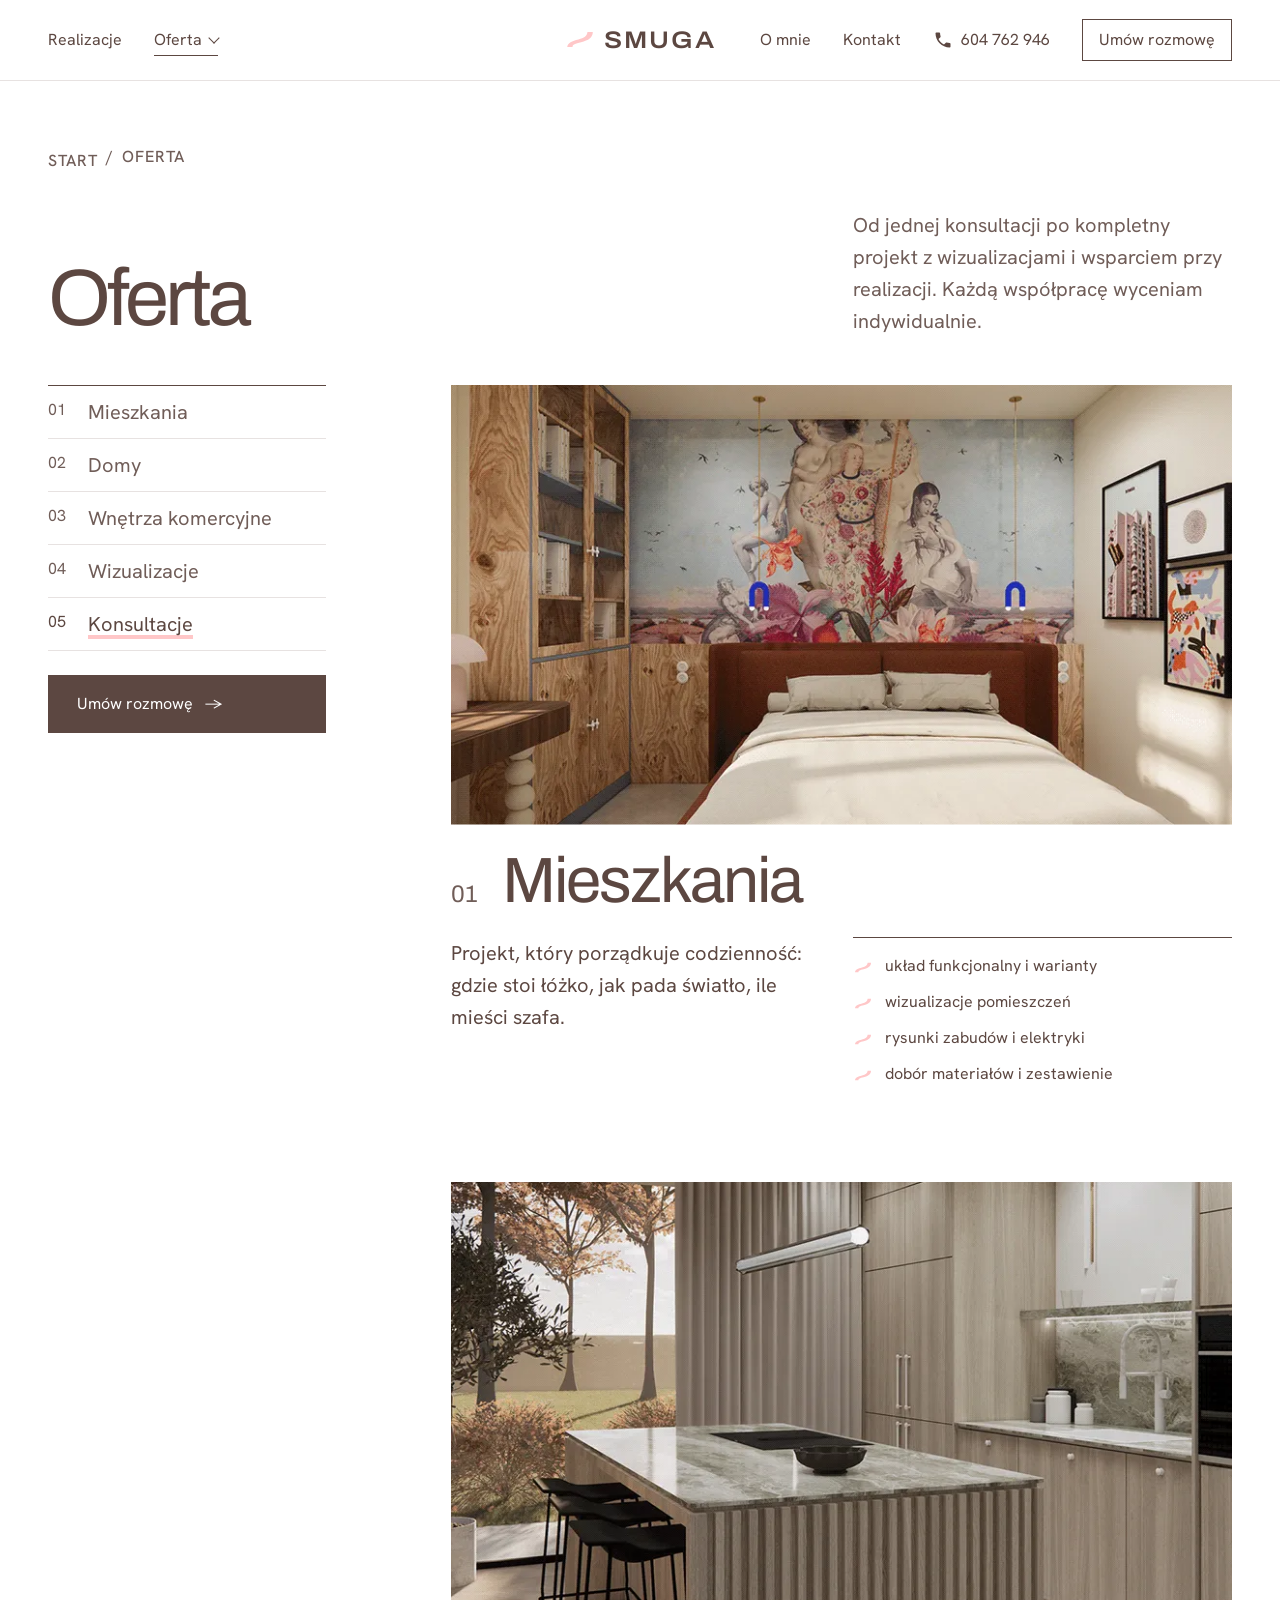
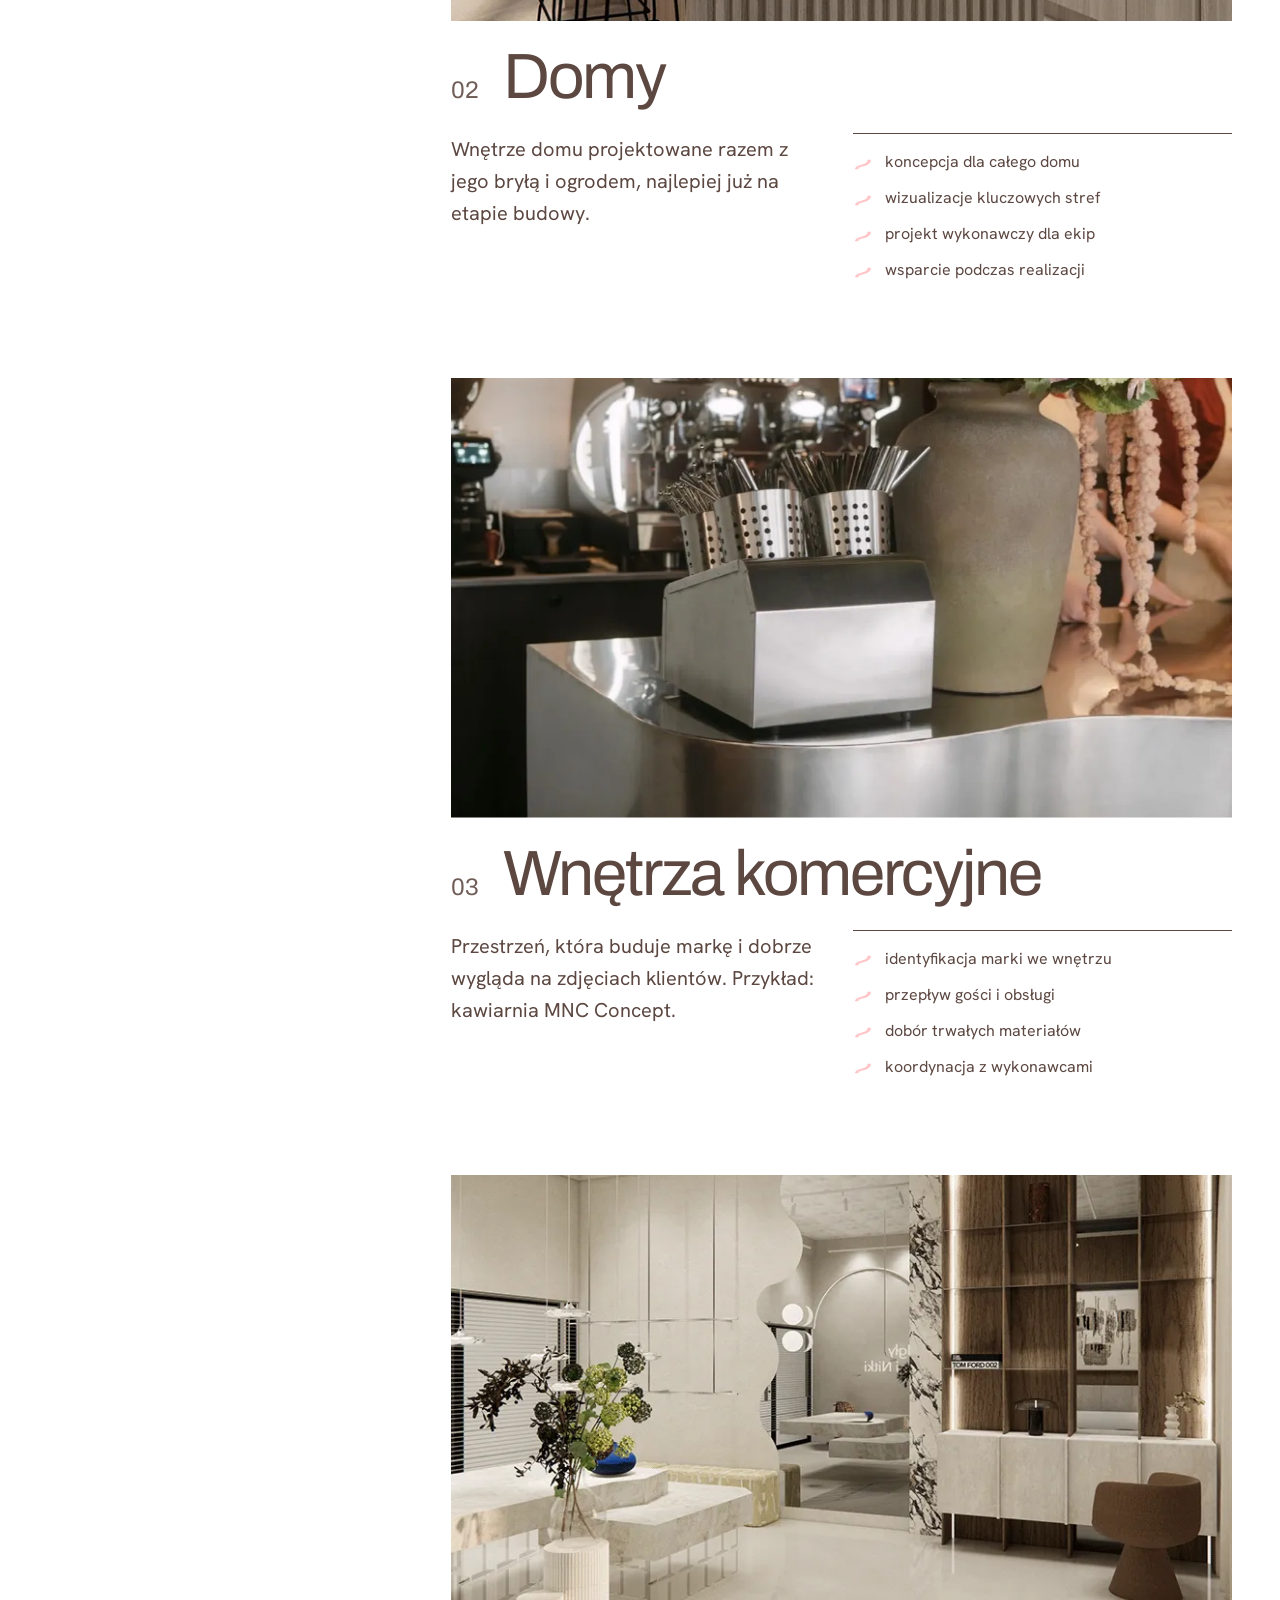
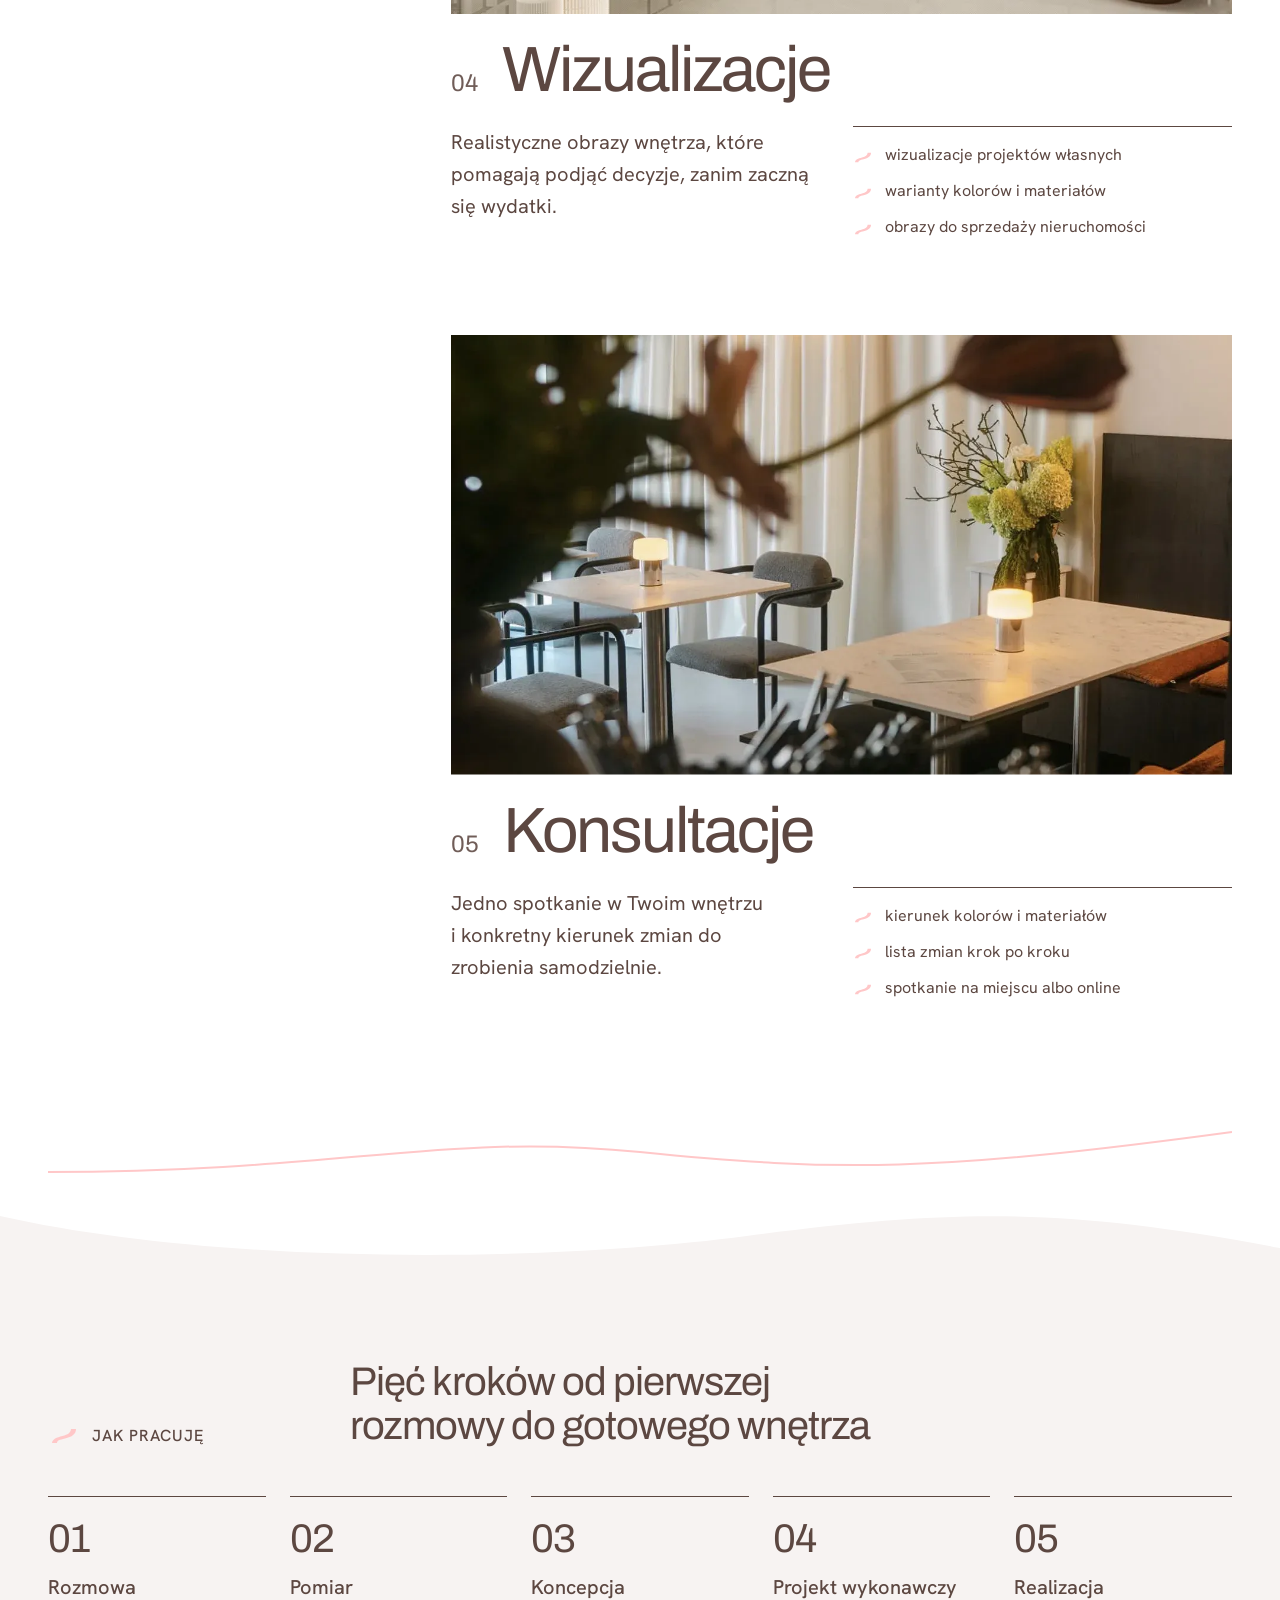
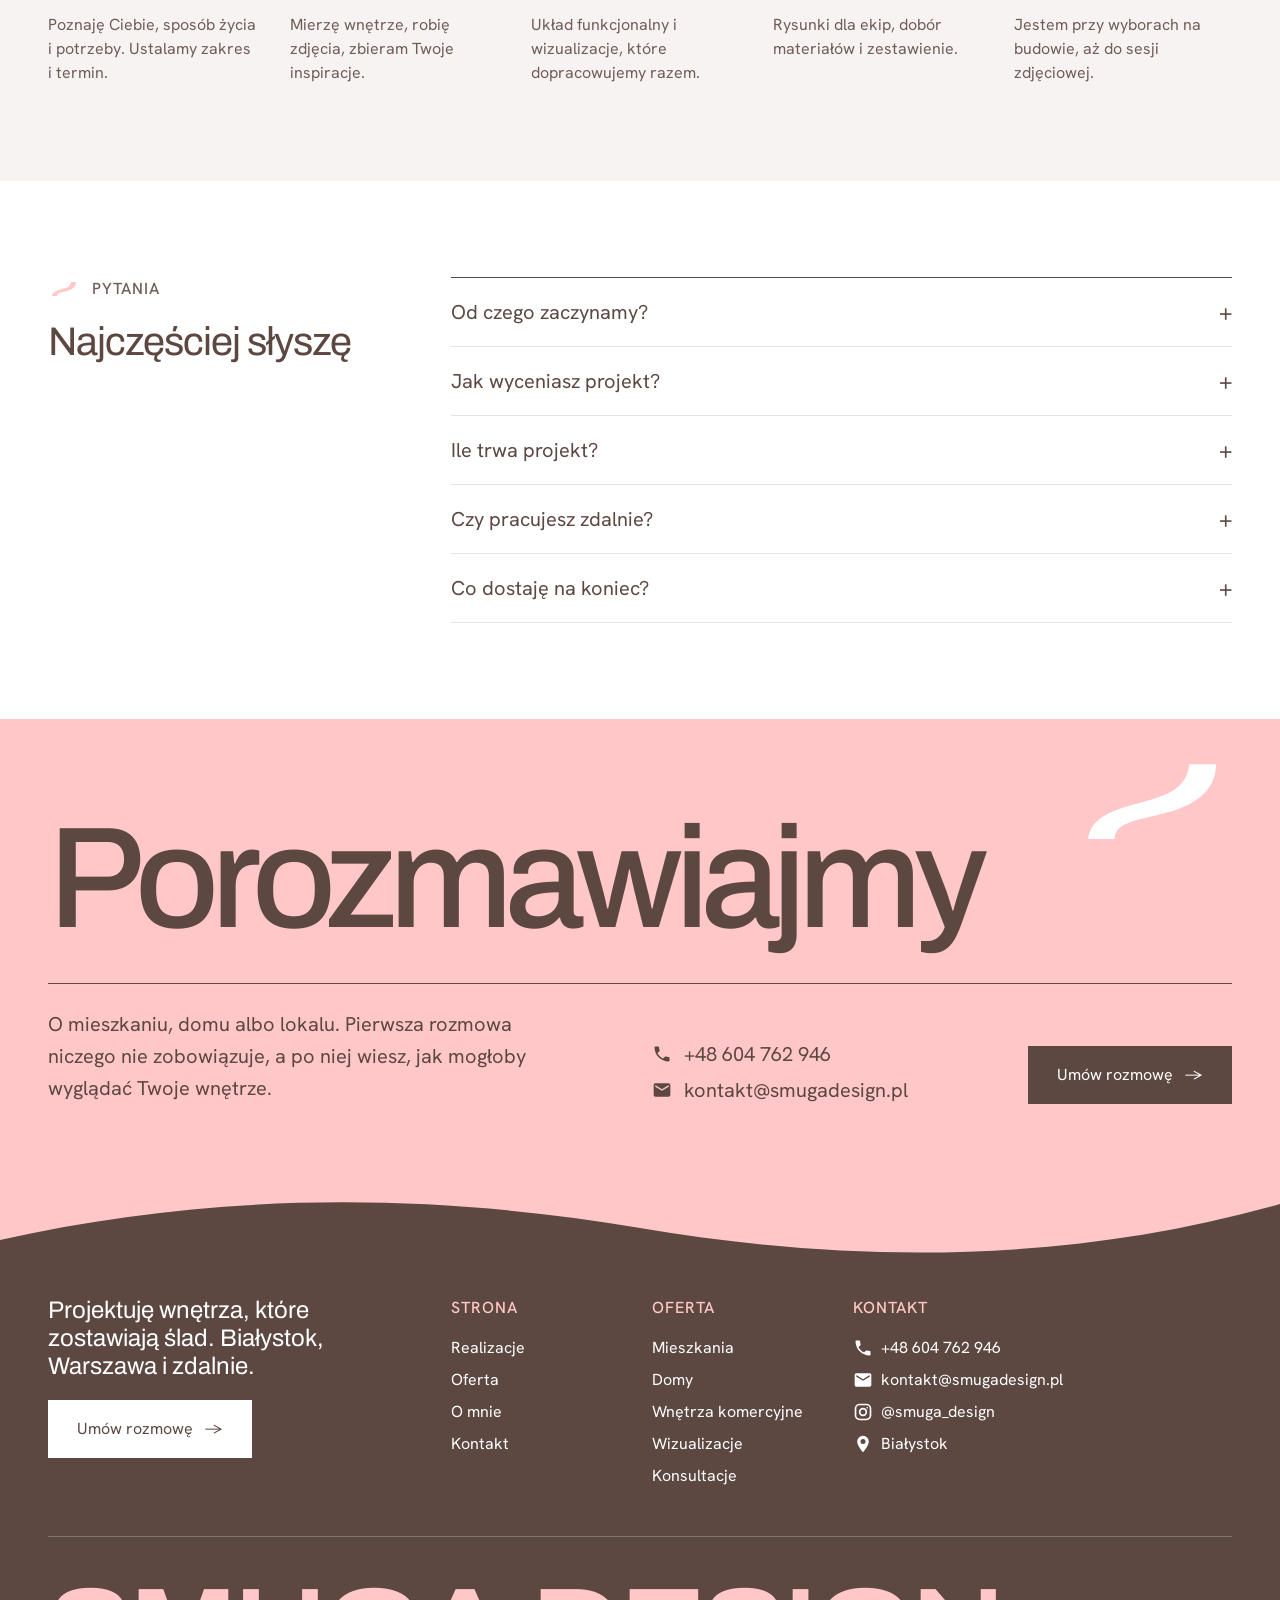
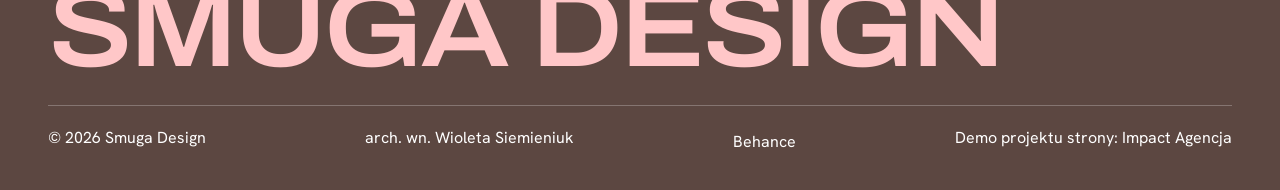
<file: oferta.html>
<!doctype html>
<html lang="pl">
<head>
<meta charset="utf-8">
<meta name="viewport" content="width=device-width, initial-scale=1">
<title>Oferta | projektowanie wnętrz | Smuga Design</title>
<meta name="description" content="Mieszkania, domy, wnętrza komercyjne, wizualizacje i konsultacje. Proces współpracy i najczęstsze pytania.">
<meta name="robots" content="noindex, nofollow">
<meta property="og:title" content="Oferta | projektowanie wnętrz | Smuga Design">
<meta property="og:description" content="Mieszkania, domy, wnętrza komercyjne, wizualizacje i konsultacje. Proces współpracy i najczęstsze pytania.">
<meta property="og:image" content="img/mnc-kotara.webp">
<meta name="theme-color" content="#FFFFFF">
<script>try{if(!sessionStorage.getItem('smuga-ld')&&!matchMedia('(prefers-reduced-motion: reduce)').matches)document.documentElement.classList.add('ld')}catch(e){}</script>
<link rel="icon" href="data:image/svg+xml,%3Csvg xmlns='http://www.w3.org/2000/svg' viewBox='0 0 120 64'%3E%3Cpath fill='%23FFC7C8' d='M12 60C14 44 30 38 54 32C76 26 86 20 88 4H108C108 24 92 36 64 42C42 47 32 50 32 60Z'/%3E%3C/svg%3E">
<link rel="preconnect" href="https://fonts.googleapis.com">
<link rel="preconnect" href="https://fonts.gstatic.com" crossorigin>
<link href="https://fonts.googleapis.com/css2?family=Archivo:wdth,wght@100..112,400..600&family=Hanken+Grotesk:wght@400;500&display=swap" rel="stylesheet">
<link rel="stylesheet" href="assets/style.css?v=10">
</head>
<body>
<div class="loader" aria-hidden="true"><svg class="mk" viewBox="0 0 120 64"><path d="M22 58C24 46 36 40 58 35C80 30 96 22 98 6"/></svg><div class="word"><span style="animation-delay:500ms">S</span><span style="animation-delay:550ms">M</span><span style="animation-delay:600ms">U</span><span style="animation-delay:650ms">G</span><span style="animation-delay:700ms">A</span><span style="animation-delay:750ms">&nbsp;</span><span style="animation-delay:800ms">D</span><span style="animation-delay:850ms">E</span><span style="animation-delay:900ms">S</span><span style="animation-delay:950ms">I</span><span style="animation-delay:1000ms">G</span><span style="animation-delay:1050ms">N</span></div><div class="meta"><span>Projektowanie wnętrz</span><b>000</b></div></div>
<a class="skip" href="#main">Przejdź do treści</a>
<header class="hdr">
  <div class="wrap">
    <nav class="nav" aria-label="Główne">
      <a href="realizacje.html">Realizacje</a>
      <button class="mm-btn cur" type="button" aria-expanded="false" aria-controls="mm">Oferta<i aria-hidden="true"></i></button>
    </nav>
    <a class="logo" href="index.html" aria-label="Smuga Design, strona główna"><svg class="streak" viewBox="0 0 120 64" aria-hidden="true"><path d="M12 60C14 44 30 38 54 32C76 26 86 20 88 4H108C108 24 92 36 64 42C42 47 32 50 32 60Z"/></svg>SMUGA</a>
    <nav class="nav r" aria-label="Pracownia">
      <a href="o-mnie.html">O mnie</a>
      <a href="kontakt.html">Kontakt</a>
      <a class="tel" href="tel:+48604762946" aria-label="Zadzwoń +48 604 762 946"><svg class="ico" viewBox="0 0 24 24" aria-hidden="true"><path d="M6.6 10.8c1.4 2.8 3.8 5.1 6.6 6.6l2.2-2.2c.3-.3.7-.4 1-.2 1.1.4 2.3.6 3.6.6.6 0 1 .4 1 1V20c0 .6-.4 1-1 1C10.6 21 3 13.4 3 4c0-.6.4-1 1-1h3.5c.6 0 1 .4 1 1 0 1.3.2 2.5.6 3.6.1.3 0 .7-.2 1z"/></svg><span>604 762 946</span></a>
      <a class="cta-s" href="kontakt.html" data-modal>Umów rozmowę</a>
    </nav>
    <button class="burger" type="button" aria-expanded="false" aria-controls="drawer"><span>Menu</span><i aria-hidden="true"></i><b class="x" aria-hidden="true"></b></button>
  </div>
  <div class="mm" id="mm">
    <div class="wrap">
      <div class="mm-intro"><div><p class="lbl muted">Oferta</p><p class="d-s" style="margin-top:12px">Od jednej konsultacji po kompletny projekt wnętrza.</p></div><a class="lnk" href="oferta.html">Cała oferta</a></div>
      <nav class="mm-list" aria-label="Usługi"><a href="oferta.html#mieszkania"><span class="lbl muted">01</span><span class="d-s">Mieszkania</span><span class="ar" aria-hidden="true">&#8594;</span></a><a href="oferta.html#domy"><span class="lbl muted">02</span><span class="d-s">Domy</span><span class="ar" aria-hidden="true">&#8594;</span></a><a href="oferta.html#komercyjne"><span class="lbl muted">03</span><span class="d-s">Wnętrza komercyjne</span><span class="ar" aria-hidden="true">&#8594;</span></a><a href="oferta.html#wizualizacje"><span class="lbl muted">04</span><span class="d-s">Wizualizacje</span><span class="ar" aria-hidden="true">&#8594;</span></a><a href="oferta.html#konsultacje"><span class="lbl muted">05</span><span class="d-s">Konsultacje</span><span class="ar" aria-hidden="true">&#8594;</span></a></nav>
      <div class="mm-pre"><figure aria-hidden="true"><div class="ph "><img src="img/viz-apartament-wwa-s.webp" srcset="img/viz-apartament-wwa-s.webp 800w, img/viz-apartament-wwa.webp 808w" sizes="360px" width="808" height="632" alt="Sypialnia z muralem i zabudową ze sklejki, mieszkanie w Warszawie" loading="lazy" decoding="async"></div><figcaption class="small muted">Od kawalerki po apartament: układ, zabudowy, światło i materiały.</figcaption></figure><figure aria-hidden="true"><div class="ph "><img src="img/viz-dom-001-s.webp" srcset="img/viz-dom-001-s.webp 800w, img/viz-dom-001.webp 808w" sizes="360px" width="808" height="632" alt="Kuchnia z wyspą i ryflowaną zabudową, dom jednorodzinny" loading="lazy" decoding="async"></div><figcaption class="small muted">Całe wnętrze domu jednorodzinnego, najlepiej już na etapie budowy.</figcaption></figure><figure aria-hidden="true"><div class="ph "><img src="img/mnc-bar-s.webp" srcset="img/mnc-bar-s.webp 800w, img/mnc-bar.webp 1062w" sizes="360px" width="1062" height="1400" alt="Bar ze stali i kwiaty przy ekspresie, kawiarnia MNC Concept" loading="lazy" decoding="async"></div><figcaption class="small muted">Kawiarnie, showroomy i lokale, które pracują na markę.</figcaption></figure><figure aria-hidden="true"><div class="ph "><img src="img/viz-showroom-s.webp" srcset="img/viz-showroom-s.webp 800w, img/viz-showroom.webp 808w" sizes="360px" width="808" height="632" alt="Jasny showroom z łukami i drewnianą zabudową, showroom Spod igły i nitki" loading="lazy" decoding="async"></div><figcaption class="small muted">Realistyczne obrazy wnętrza, zanim zapadną decyzje i wydatki.</figcaption></figure><figure aria-hidden="true"><div class="ph "><img src="img/mnc-loza-s.webp" srcset="img/mnc-loza-s.webp 800w, img/mnc-loza.webp 1320w" sizes="360px" width="1320" height="1731" alt="Strefa siedzisk przy jasnej kotarze, kawiarnia MNC Concept" loading="lazy" decoding="async"></div><figcaption class="small muted">Jedno spotkanie i konkretny kierunek zmian do zrobienia samodzielnie.</figcaption></figure></div>
    </div>
  </div>
</header>
<div class="drawer" id="drawer" role="dialog" aria-modal="true" aria-label="Menu"><div class="d-top"><a class="logo" href="index.html"><svg class="streak" viewBox="0 0 120 64" aria-hidden="true"><path d="M12 60C14 44 30 38 54 32C76 26 86 20 88 4H108C108 24 92 36 64 42C42 47 32 50 32 60Z"/></svg>SMUGA</a><button class="d-close" type="button" aria-label="Zamknij menu"><span></span></button></div><a href="realizacje.html">Realizacje</a><a href="oferta.html">Oferta</a><div class="sub"><a href="oferta.html#mieszkania">Mieszkania</a><a href="oferta.html#domy">Domy</a><a href="oferta.html#komercyjne">Wnętrza komercyjne</a><a href="oferta.html#wizualizacje">Wizualizacje</a><a href="oferta.html#konsultacje">Konsultacje</a></div><a href="o-mnie.html">O mnie</a><a href="kontakt.html">Kontakt</a><div class="d-cta"><a class="btn" href="kontakt.html" data-modal>Umów rozmowę</a></div><svg class="wave" viewBox="0 0 1440 48" preserveAspectRatio="none" aria-hidden="true"><path d="M0 44C360 44 480 4 720 24S1080 44 1440 4"/></svg><div class="small"><a href="tel:+48604762946"><svg class="ico" viewBox="0 0 24 24" aria-hidden="true"><path d="M6.6 10.8c1.4 2.8 3.8 5.1 6.6 6.6l2.2-2.2c.3-.3.7-.4 1-.2 1.1.4 2.3.6 3.6.6.6 0 1 .4 1 1V20c0 .6-.4 1-1 1C10.6 21 3 13.4 3 4c0-.6.4-1 1-1h3.5c.6 0 1 .4 1 1 0 1.3.2 2.5.6 3.6.1.3 0 .7-.2 1z"/></svg>+48 604 762 946</a><a href="mailto:kontakt@smugadesign.pl"><svg class="ico" viewBox="0 0 24 24" aria-hidden="true"><path d="M20 4H4a2 2 0 0 0-2 2v12a2 2 0 0 0 2 2h16a2 2 0 0 0 2-2V6a2 2 0 0 0-2-2zm0 4-8 5-8-5V6l8 5 8-5z"/></svg>kontakt@smugadesign.pl</a></div></div>
<main id="main">
<div class="ph-head"><div class="wrap">
  <p class="crumbs"><a href="index.html">Start</a><span>/</span><span>Oferta</span></p>
  <div class="g12"><h1 class="d-xl">Oferta</h1><p class="lead muted">Od jednej konsultacji po kompletny projekt z wizualizacjami i wsparciem przy realizacji. Każdą współpracę wyceniam indywidualnie.</p></div>
</div></div>
<div class="wrap g12 of"><nav class="of-nav" aria-label="Usługi"><ol><li><a href="#mieszkania"><span>01</span><span>Mieszkania</span></a></li><li><a href="#domy"><span>02</span><span>Domy</span></a></li><li><a href="#komercyjne"><span>03</span><span>Wnętrza komercyjne</span></a></li><li><a href="#wizualizacje"><span>04</span><span>Wizualizacje</span></a></li><li><a href="#konsultacje"><span>05</span><span>Konsultacje</span></a></li></ol><a class="btn" href="kontakt.html" data-modal>Umów rozmowę</a></nav><div class="of-body"><section class="of-item" id="mieszkania"><div class="mask"><div class="ph r-16-9"><img src="img/viz-apartament-wwa-s.webp" srcset="img/viz-apartament-wwa-s.webp 800w, img/viz-apartament-wwa.webp 808w" sizes="(max-width: 860px) 100vw, 66vw" width="808" height="632" alt="Sypialnia z muralem i zabudową ze sklejki, mieszkanie w Warszawie" loading="lazy" decoding="async"></div></div><div class="top"><span class="n">01</span><h2 class="d-l">Mieszkania</h2></div><div class="cols"><p class="lead">Projekt, który porządkuje codzienność: gdzie stoi łóżko, jak pada światło, ile mieści szafa.</p><ul class="stag"><li>układ funkcjonalny i warianty</li><li>wizualizacje pomieszczeń</li><li>rysunki zabudów i elektryki</li><li>dobór materiałów i zestawienie</li></ul></div></section><section class="of-item" id="domy"><div class="mask"><div class="ph r-16-9"><img src="img/viz-dom-001-s.webp" srcset="img/viz-dom-001-s.webp 800w, img/viz-dom-001.webp 808w" sizes="(max-width: 860px) 100vw, 66vw" width="808" height="632" alt="Kuchnia z wyspą i ryflowaną zabudową, dom jednorodzinny" loading="lazy" decoding="async"></div></div><div class="top"><span class="n">02</span><h2 class="d-l">Domy</h2></div><div class="cols"><p class="lead">Wnętrze domu projektowane razem z jego bryłą i ogrodem, najlepiej już na etapie budowy.</p><ul class="stag"><li>koncepcja dla całego domu</li><li>wizualizacje kluczowych stref</li><li>projekt wykonawczy dla ekip</li><li>wsparcie podczas realizacji</li></ul></div></section><section class="of-item" id="komercyjne"><div class="mask"><div class="ph r-16-9"><img src="img/mnc-bar-s.webp" srcset="img/mnc-bar-s.webp 800w, img/mnc-bar.webp 1062w" sizes="(max-width: 860px) 100vw, 66vw" width="1062" height="1400" alt="Bar ze stali i kwiaty przy ekspresie, kawiarnia MNC Concept" loading="lazy" decoding="async"></div></div><div class="top"><span class="n">03</span><h2 class="d-l">Wnętrza komercyjne</h2></div><div class="cols"><p class="lead">Przestrzeń, która buduje markę i dobrze wygląda na zdjęciach klientów. Przykład: kawiarnia MNC Concept.</p><ul class="stag"><li>identyfikacja marki we wnętrzu</li><li>przepływ gości i obsługi</li><li>dobór trwałych materiałów</li><li>koordynacja z wykonawcami</li></ul></div></section><section class="of-item" id="wizualizacje"><div class="mask"><div class="ph r-16-9"><img src="img/viz-showroom-s.webp" srcset="img/viz-showroom-s.webp 800w, img/viz-showroom.webp 808w" sizes="(max-width: 860px) 100vw, 66vw" width="808" height="632" alt="Jasny showroom z łukami i drewnianą zabudową, showroom Spod igły i nitki" loading="lazy" decoding="async"></div></div><div class="top"><span class="n">04</span><h2 class="d-l">Wizualizacje</h2></div><div class="cols"><p class="lead">Realistyczne obrazy wnętrza, które pomagają podjąć decyzje, zanim zaczną się wydatki.</p><ul class="stag"><li>wizualizacje projektów własnych</li><li>warianty kolorów i materiałów</li><li>obrazy do sprzedaży nieruchomości</li></ul></div></section><section class="of-item" id="konsultacje"><div class="mask"><div class="ph r-16-9"><img src="img/mnc-loza-s.webp" srcset="img/mnc-loza-s.webp 800w, img/mnc-loza.webp 1320w" sizes="(max-width: 860px) 100vw, 66vw" width="1320" height="1731" alt="Strefa siedzisk przy jasnej kotarze, kawiarnia MNC Concept" loading="lazy" decoding="async"></div></div><div class="top"><span class="n">05</span><h2 class="d-l">Konsultacje</h2></div><div class="cols"><p class="lead">Jedno spotkanie w Twoim wnętrzu i konkretny kierunek zmian do zrobienia samodzielnie.</p><ul class="stag"><li>kierunek kolorów i materiałów</li><li>lista zmian krok po kroku</li><li>spotkanie na miejscu albo online</li></ul></div></section></div></div>
<div class="wave-sec rv"><div class="wrap"><svg class="wave" viewBox="0 0 1440 48" preserveAspectRatio="none" aria-hidden="true"><path d="M0 44C360 44 480 4 720 24S1080 44 1440 4"/></svg></div></div>
<section class="proc wtop soft" style="margin-top:56px"><div class="wrap">
  <div class="head g12"><p class="lbl w">Jak pracuję</p><h2 class="d-m rv">Pięć kroków od pierwszej rozmowy do gotowego wnętrza</h2></div>
  <ol class="stag"><li><b>Rozmowa</b><p class="muted">Poznaję Ciebie, sposób życia i potrzeby. Ustalamy zakres i termin.</p></li><li><b>Pomiar</b><p class="muted">Mierzę wnętrze, robię zdjęcia, zbieram Twoje inspiracje.</p></li><li><b>Koncepcja</b><p class="muted">Układ funkcjonalny i wizualizacje, które dopracowujemy razem.</p></li><li><b>Projekt wykonawczy</b><p class="muted">Rysunki dla ekip, dobór materiałów i zestawienie.</p></li><li><b>Realizacja</b><p class="muted">Jestem przy wyborach na budowie, aż do sesji zdjęciowej.</p></li></ol>
</div></section>
<section class="faq-w"><div class="wrap g12">
  <div class="head"><p class="lbl w muted">Pytania</p><h2 class="d-m rv" style="margin-top:16px">Najczęściej słyszę</h2></div>
  <div class="faq"><details><summary>Od czego zaczynamy?</summary><p>Od rozmowy. Opowiadasz o wnętrzu i o tym, jak chcesz w nim żyć, a ja proponuję zakres i termin.</p></details><details><summary>Jak wyceniasz projekt?</summary><p>Indywidualnie, po rozmowie i obejrzeniu wnętrza. Wycena zależy od metrażu i zakresu, a dostajesz ją na piśmie przed startem.</p></details><details><summary>Ile trwa projekt?</summary><p>Koncepcja dla mieszkania to zwykle kilka tygodni, projekt kompleksowy kilka miesięcy. Termin ustalamy na starcie.</p></details><details><summary>Czy pracujesz zdalnie?</summary><p>Tak. Pomiar i spotkania mogą odbywać się online, a materiały wysyłam w formie cyfrowej.</p></details><details><summary>Co dostaję na koniec?</summary><p>Wizualizacje, rysunki wykonawcze dla ekip i listę materiałów, zależnie od zakresu. Przy realizacji jestem z Tobą do końca.</p></details></div>
</div></section>
<section class="cta wtop pink" aria-labelledby="cta-h">
  <div class="wrap">
    <div class="top"><h2 class="d-xxl rv" id="cta-h">Porozmawiajmy</h2><svg class="streak" viewBox="0 0 120 64" aria-hidden="true"><path d="M12 60C14 44 30 38 54 32C76 26 86 20 88 4H108C108 24 92 36 64 42C42 47 32 50 32 60Z"/></svg></div>
    <div class="row stag">
      <p class="lead">O mieszkaniu, domu albo lokalu. Pierwsza rozmowa niczego nie zobowiązuje, a po niej wiesz, jak mogłoby wyglądać Twoje wnętrze.</p>
      <div class="links"><a href="tel:+48604762946"><svg class="ico" viewBox="0 0 24 24" aria-hidden="true"><path d="M6.6 10.8c1.4 2.8 3.8 5.1 6.6 6.6l2.2-2.2c.3-.3.7-.4 1-.2 1.1.4 2.3.6 3.6.6.6 0 1 .4 1 1V20c0 .6-.4 1-1 1C10.6 21 3 13.4 3 4c0-.6.4-1 1-1h3.5c.6 0 1 .4 1 1 0 1.3.2 2.5.6 3.6.1.3 0 .7-.2 1z"/></svg>+48 604 762 946</a><a href="mailto:kontakt@smugadesign.pl"><svg class="ico" viewBox="0 0 24 24" aria-hidden="true"><path d="M20 4H4a2 2 0 0 0-2 2v12a2 2 0 0 0 2 2h16a2 2 0 0 0 2-2V6a2 2 0 0 0-2-2zm0 4-8 5-8-5V6l8 5 8-5z"/></svg>kontakt@smugadesign.pl</a></div>
      <a class="btn" href="kontakt.html" data-modal>Umów rozmowę</a>
    </div>
  </div>
</section>
</main>
<footer class="ftr">
  <div class="wrap">
    <div class="top">
      <div class="intro"><p class="d-s">Projektuję wnętrza, które zostawiają ślad. Białystok, Warszawa i zdalnie.</p><a class="btn light" href="kontakt.html" data-modal>Umów rozmowę</a></div>
      <div class="col"><p class="lbl">Strona</p><a href="realizacje.html">Realizacje</a><a href="oferta.html">Oferta</a><a href="o-mnie.html">O mnie</a><a href="kontakt.html">Kontakt</a></div>
      <div class="col"><p class="lbl">Oferta</p><a href="oferta.html#mieszkania">Mieszkania</a><a href="oferta.html#domy">Domy</a><a href="oferta.html#komercyjne">Wnętrza komercyjne</a><a href="oferta.html#wizualizacje">Wizualizacje</a><a href="oferta.html#konsultacje">Konsultacje</a></div>
      <div class="col w3"><p class="lbl">Kontakt</p><a href="tel:+48604762946"><svg class="ico" viewBox="0 0 24 24" aria-hidden="true"><path d="M6.6 10.8c1.4 2.8 3.8 5.1 6.6 6.6l2.2-2.2c.3-.3.7-.4 1-.2 1.1.4 2.3.6 3.6.6.6 0 1 .4 1 1V20c0 .6-.4 1-1 1C10.6 21 3 13.4 3 4c0-.6.4-1 1-1h3.5c.6 0 1 .4 1 1 0 1.3.2 2.5.6 3.6.1.3 0 .7-.2 1z"/></svg>+48 604 762 946</a><a href="mailto:kontakt@smugadesign.pl"><svg class="ico" viewBox="0 0 24 24" aria-hidden="true"><path d="M20 4H4a2 2 0 0 0-2 2v12a2 2 0 0 0 2 2h16a2 2 0 0 0 2-2V6a2 2 0 0 0-2-2zm0 4-8 5-8-5V6l8 5 8-5z"/></svg>kontakt@smugadesign.pl</a><a href="https://www.instagram.com/smuga_design/" rel="noopener"><svg class="ico" viewBox="0 0 24 24" aria-hidden="true"><path d="M12 7a5 5 0 1 0 0 10 5 5 0 0 0 0-10zm0 8a3 3 0 1 1 0-6 3 3 0 0 1 0 6zm5-9a1 1 0 1 0 0 2 1 1 0 0 0 0-2zM16 2H8a6 6 0 0 0-6 6v8a6 6 0 0 0 6 6h8a6 6 0 0 0 6-6V8a6 6 0 0 0-6-6zm4 14a4 4 0 0 1-4 4H8a4 4 0 0 1-4-4V8a4 4 0 0 1 4-4h8a4 4 0 0 1 4 4z"/></svg>@smuga_design</a><span style="display:inline-flex;gap:8px;align-items:center"><svg class="ico" viewBox="0 0 24 24" aria-hidden="true"><path d="M12 2a7 7 0 0 0-7 7c0 5 7 13 7 13s7-8 7-13a7 7 0 0 0-7-7zm0 10a3 3 0 1 1 0-6 3 3 0 0 1 0 6z"/></svg>Białystok</span></div>
    </div>
    <p class="mark" aria-hidden="true">SMUGA DESIGN</p>
    <div class="bottom"><span>© 2026 Smuga Design</span><span>arch. wn. Wioleta Siemieniuk</span><a href="https://www.behance.net/smugadesign" rel="noopener">Behance</a><span>Demo projektu strony: Impact Agencja</span></div>
  </div>
</footer>
<a class="fab" href="tel:+48604762946" aria-label="Zadzwoń +48 604 762 946"><svg class="ico" viewBox="0 0 24 24" aria-hidden="true"><path d="M6.6 10.8c1.4 2.8 3.8 5.1 6.6 6.6l2.2-2.2c.3-.3.7-.4 1-.2 1.1.4 2.3.6 3.6.6.6 0 1 .4 1 1V20c0 .6-.4 1-1 1C10.6 21 3 13.4 3 4c0-.6.4-1 1-1h3.5c.6 0 1 .4 1 1 0 1.3.2 2.5.6 3.6.1.3 0 .7-.2 1z"/></svg></a>
<dialog class="dlg" aria-labelledby="dlg-h">
  <button class="x" type="button" aria-label="Zamknij">&#10005;</button>
  <div class="in">
    <div class="l"><div><p class="lbl w">Umów rozmowę</p><h2 class="d-m" id="dlg-h" style="margin-top:16px">Porozmawiajmy o Twoim wnętrzu</h2></div><div style="display:grid;gap:8px;position:relative;z-index:1"><a href="tel:+48604762946"><svg class="ico" viewBox="0 0 24 24" aria-hidden="true"><path d="M6.6 10.8c1.4 2.8 3.8 5.1 6.6 6.6l2.2-2.2c.3-.3.7-.4 1-.2 1.1.4 2.3.6 3.6.6.6 0 1 .4 1 1V20c0 .6-.4 1-1 1C10.6 21 3 13.4 3 4c0-.6.4-1 1-1h3.5c.6 0 1 .4 1 1 0 1.3.2 2.5.6 3.6.1.3 0 .7-.2 1z"/></svg>+48 604 762 946</a><a href="mailto:kontakt@smugadesign.pl"><svg class="ico" viewBox="0 0 24 24" aria-hidden="true"><path d="M20 4H4a2 2 0 0 0-2 2v12a2 2 0 0 0 2 2h16a2 2 0 0 0 2-2V6a2 2 0 0 0-2-2zm0 4-8 5-8-5V6l8 5 8-5z"/></svg>kontakt@smugadesign.pl</a></div><svg class="streak" viewBox="0 0 120 64" aria-hidden="true"><path d="M12 60C14 44 30 38 54 32C76 26 86 20 88 4H108C108 24 92 36 64 42C42 47 32 50 32 60Z"/></svg></div>
    <div class="r">
      <p class="lead">Zostaw kontakt, oddzwonię i umówimy pierwszą rozmowę.</p>
      <form class="form" novalidate>
        <label><span>Imię <span class="req" aria-hidden="true">*</span></span><input name="imie" autocomplete="given-name" required></label>
        <label><span>Telefon <span class="req" aria-hidden="true">*</span></span><input type="tel" name="tel" autocomplete="tel" required></label>
        <fieldset class="full"><legend><span>Rodzaj wnętrza <span class="req" aria-hidden="true">*</span></span></legend><div class="pills"><label><input type="radio" name="typ" value="Mieszkanie" required><span>Mieszkanie</span></label><label><input type="radio" name="typ" value="Dom"><span>Dom</span></label><label><input type="radio" name="typ" value="Lokal"><span>Lokal</span></label></div></fieldset>
        <label class="full">Krótko o wnętrzu<textarea name="wiadomosc" placeholder="np. mieszkanie 60 m², chcę zmienić kuchnię i salon"></textarea></label>
        <label class="consent full"><input type="checkbox" required> Zgadzam się na kontakt w sprawie zapytania.</label>
        <div class="send full"><button class="btn" type="submit">Wyślij</button></div>
        <p class="form-ok" hidden tabindex="-1"><svg class="streak" viewBox="0 0 120 64" aria-hidden="true"><path d="M12 60C14 44 30 38 54 32C76 26 86 20 88 4H108C108 24 92 36 64 42C42 47 32 50 32 60Z"/></svg>To jest demo: formularz niczego nie wysyła.</p>
      </form>
    </div>
  </div>
</dialog>
<script src="assets/app.js?v=10" defer></script>
</body>
</html>
</file>
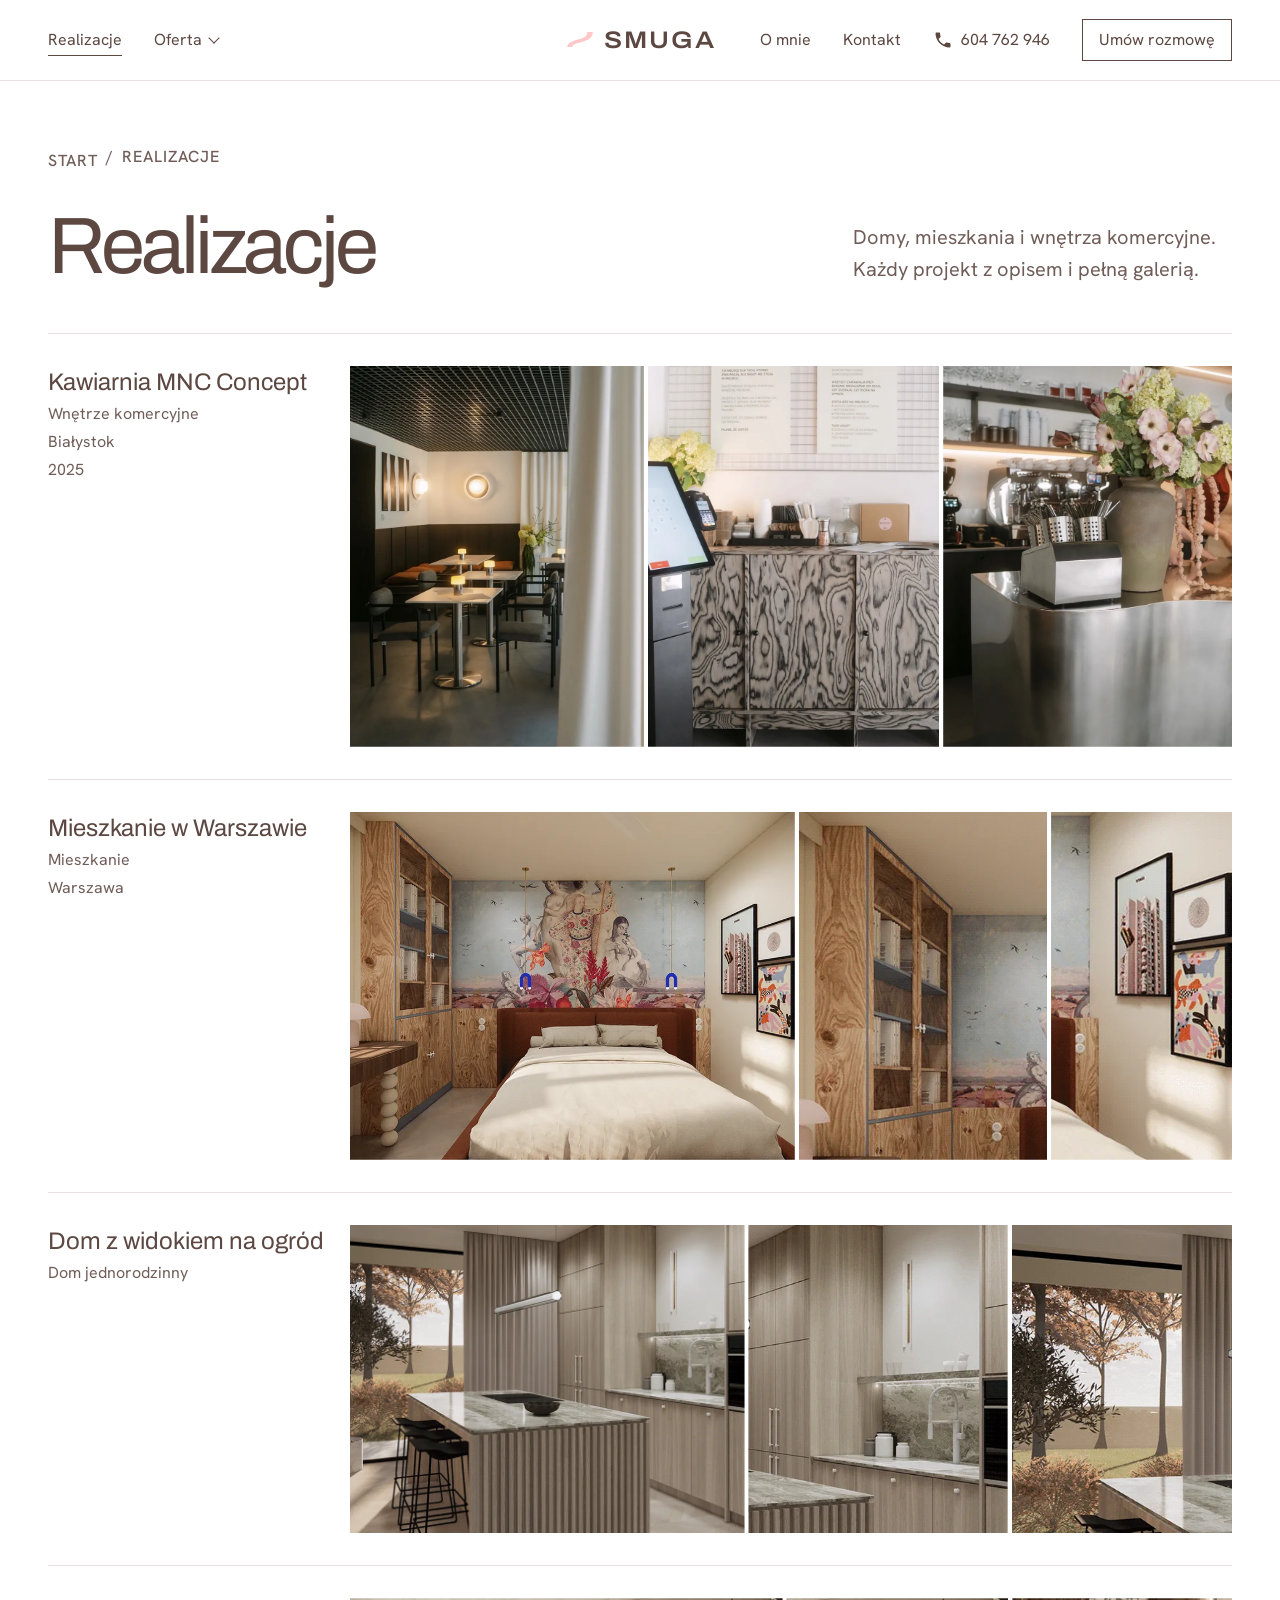
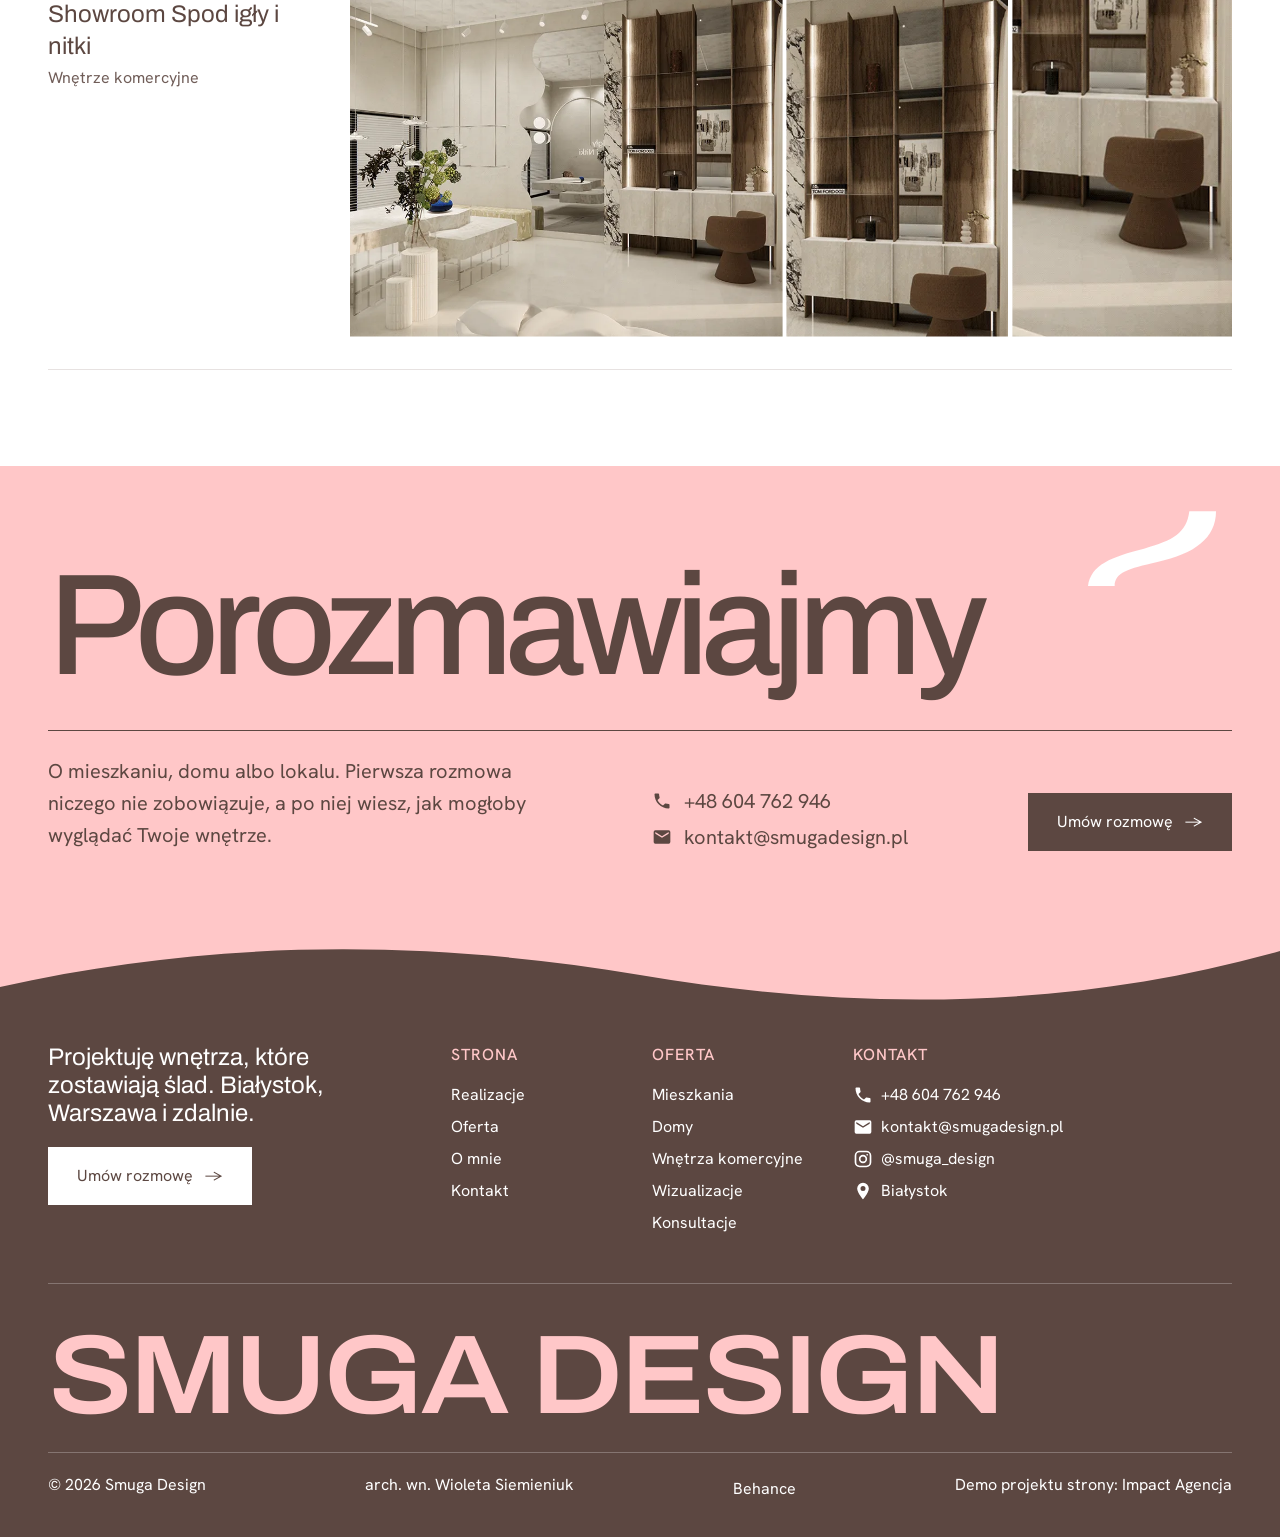
<file: realizacje.html>
<!doctype html>
<html lang="pl">
<head>
<meta charset="utf-8">
<meta name="viewport" content="width=device-width, initial-scale=1">
<title>Realizacje | Smuga Design</title>
<meta name="description" content="Realizacje pracowni Smuga Design: domy, mieszkania, wnętrza komercyjne.">
<meta name="robots" content="noindex, nofollow">
<meta property="og:title" content="Realizacje | Smuga Design">
<meta property="og:description" content="Realizacje pracowni Smuga Design: domy, mieszkania, wnętrza komercyjne.">
<meta property="og:image" content="img/mnc-kotara.webp">
<meta name="theme-color" content="#FFFFFF">
<script>try{if(!sessionStorage.getItem('smuga-ld')&&!matchMedia('(prefers-reduced-motion: reduce)').matches)document.documentElement.classList.add('ld')}catch(e){}</script>
<link rel="icon" href="data:image/svg+xml,%3Csvg xmlns='http://www.w3.org/2000/svg' viewBox='0 0 120 64'%3E%3Cpath fill='%23FFC7C8' d='M12 60C14 44 30 38 54 32C76 26 86 20 88 4H108C108 24 92 36 64 42C42 47 32 50 32 60Z'/%3E%3C/svg%3E">
<link rel="preconnect" href="https://fonts.googleapis.com">
<link rel="preconnect" href="https://fonts.gstatic.com" crossorigin>
<link href="https://fonts.googleapis.com/css2?family=Archivo:wdth,wght@100..112,400..600&family=Hanken+Grotesk:wght@400;500&display=swap" rel="stylesheet">
<link rel="stylesheet" href="assets/style.css?v=10">
</head>
<body>
<div class="loader" aria-hidden="true"><svg class="mk" viewBox="0 0 120 64"><path d="M22 58C24 46 36 40 58 35C80 30 96 22 98 6"/></svg><div class="word"><span style="animation-delay:500ms">S</span><span style="animation-delay:550ms">M</span><span style="animation-delay:600ms">U</span><span style="animation-delay:650ms">G</span><span style="animation-delay:700ms">A</span><span style="animation-delay:750ms">&nbsp;</span><span style="animation-delay:800ms">D</span><span style="animation-delay:850ms">E</span><span style="animation-delay:900ms">S</span><span style="animation-delay:950ms">I</span><span style="animation-delay:1000ms">G</span><span style="animation-delay:1050ms">N</span></div><div class="meta"><span>Projektowanie wnętrz</span><b>000</b></div></div>
<a class="skip" href="#main">Przejdź do treści</a>
<header class="hdr">
  <div class="wrap">
    <nav class="nav" aria-label="Główne">
      <a href="realizacje.html" aria-current="page">Realizacje</a>
      <button class="mm-btn" type="button" aria-expanded="false" aria-controls="mm">Oferta<i aria-hidden="true"></i></button>
    </nav>
    <a class="logo" href="index.html" aria-label="Smuga Design, strona główna"><svg class="streak" viewBox="0 0 120 64" aria-hidden="true"><path d="M12 60C14 44 30 38 54 32C76 26 86 20 88 4H108C108 24 92 36 64 42C42 47 32 50 32 60Z"/></svg>SMUGA</a>
    <nav class="nav r" aria-label="Pracownia">
      <a href="o-mnie.html">O mnie</a>
      <a href="kontakt.html">Kontakt</a>
      <a class="tel" href="tel:+48604762946" aria-label="Zadzwoń +48 604 762 946"><svg class="ico" viewBox="0 0 24 24" aria-hidden="true"><path d="M6.6 10.8c1.4 2.8 3.8 5.1 6.6 6.6l2.2-2.2c.3-.3.7-.4 1-.2 1.1.4 2.3.6 3.6.6.6 0 1 .4 1 1V20c0 .6-.4 1-1 1C10.6 21 3 13.4 3 4c0-.6.4-1 1-1h3.5c.6 0 1 .4 1 1 0 1.3.2 2.5.6 3.6.1.3 0 .7-.2 1z"/></svg><span>604 762 946</span></a>
      <a class="cta-s" href="kontakt.html" data-modal>Umów rozmowę</a>
    </nav>
    <button class="burger" type="button" aria-expanded="false" aria-controls="drawer"><span>Menu</span><i aria-hidden="true"></i><b class="x" aria-hidden="true"></b></button>
  </div>
  <div class="mm" id="mm">
    <div class="wrap">
      <div class="mm-intro"><div><p class="lbl muted">Oferta</p><p class="d-s" style="margin-top:12px">Od jednej konsultacji po kompletny projekt wnętrza.</p></div><a class="lnk" href="oferta.html">Cała oferta</a></div>
      <nav class="mm-list" aria-label="Usługi"><a href="oferta.html#mieszkania"><span class="lbl muted">01</span><span class="d-s">Mieszkania</span><span class="ar" aria-hidden="true">&#8594;</span></a><a href="oferta.html#domy"><span class="lbl muted">02</span><span class="d-s">Domy</span><span class="ar" aria-hidden="true">&#8594;</span></a><a href="oferta.html#komercyjne"><span class="lbl muted">03</span><span class="d-s">Wnętrza komercyjne</span><span class="ar" aria-hidden="true">&#8594;</span></a><a href="oferta.html#wizualizacje"><span class="lbl muted">04</span><span class="d-s">Wizualizacje</span><span class="ar" aria-hidden="true">&#8594;</span></a><a href="oferta.html#konsultacje"><span class="lbl muted">05</span><span class="d-s">Konsultacje</span><span class="ar" aria-hidden="true">&#8594;</span></a></nav>
      <div class="mm-pre"><figure aria-hidden="true"><div class="ph "><img src="img/viz-apartament-wwa-s.webp" srcset="img/viz-apartament-wwa-s.webp 800w, img/viz-apartament-wwa.webp 808w" sizes="360px" width="808" height="632" alt="Sypialnia z muralem i zabudową ze sklejki, mieszkanie w Warszawie" loading="lazy" decoding="async"></div><figcaption class="small muted">Od kawalerki po apartament: układ, zabudowy, światło i materiały.</figcaption></figure><figure aria-hidden="true"><div class="ph "><img src="img/viz-dom-001-s.webp" srcset="img/viz-dom-001-s.webp 800w, img/viz-dom-001.webp 808w" sizes="360px" width="808" height="632" alt="Kuchnia z wyspą i ryflowaną zabudową, dom jednorodzinny" loading="lazy" decoding="async"></div><figcaption class="small muted">Całe wnętrze domu jednorodzinnego, najlepiej już na etapie budowy.</figcaption></figure><figure aria-hidden="true"><div class="ph "><img src="img/mnc-bar-s.webp" srcset="img/mnc-bar-s.webp 800w, img/mnc-bar.webp 1062w" sizes="360px" width="1062" height="1400" alt="Bar ze stali i kwiaty przy ekspresie, kawiarnia MNC Concept" loading="lazy" decoding="async"></div><figcaption class="small muted">Kawiarnie, showroomy i lokale, które pracują na markę.</figcaption></figure><figure aria-hidden="true"><div class="ph "><img src="img/viz-showroom-s.webp" srcset="img/viz-showroom-s.webp 800w, img/viz-showroom.webp 808w" sizes="360px" width="808" height="632" alt="Jasny showroom z łukami i drewnianą zabudową, showroom Spod igły i nitki" loading="lazy" decoding="async"></div><figcaption class="small muted">Realistyczne obrazy wnętrza, zanim zapadną decyzje i wydatki.</figcaption></figure><figure aria-hidden="true"><div class="ph "><img src="img/mnc-loza-s.webp" srcset="img/mnc-loza-s.webp 800w, img/mnc-loza.webp 1320w" sizes="360px" width="1320" height="1731" alt="Strefa siedzisk przy jasnej kotarze, kawiarnia MNC Concept" loading="lazy" decoding="async"></div><figcaption class="small muted">Jedno spotkanie i konkretny kierunek zmian do zrobienia samodzielnie.</figcaption></figure></div>
    </div>
  </div>
</header>
<div class="drawer" id="drawer" role="dialog" aria-modal="true" aria-label="Menu"><div class="d-top"><a class="logo" href="index.html"><svg class="streak" viewBox="0 0 120 64" aria-hidden="true"><path d="M12 60C14 44 30 38 54 32C76 26 86 20 88 4H108C108 24 92 36 64 42C42 47 32 50 32 60Z"/></svg>SMUGA</a><button class="d-close" type="button" aria-label="Zamknij menu"><span></span></button></div><a href="realizacje.html">Realizacje</a><a href="oferta.html">Oferta</a><div class="sub"><a href="oferta.html#mieszkania">Mieszkania</a><a href="oferta.html#domy">Domy</a><a href="oferta.html#komercyjne">Wnętrza komercyjne</a><a href="oferta.html#wizualizacje">Wizualizacje</a><a href="oferta.html#konsultacje">Konsultacje</a></div><a href="o-mnie.html">O mnie</a><a href="kontakt.html">Kontakt</a><div class="d-cta"><a class="btn" href="kontakt.html" data-modal>Umów rozmowę</a></div><svg class="wave" viewBox="0 0 1440 48" preserveAspectRatio="none" aria-hidden="true"><path d="M0 44C360 44 480 4 720 24S1080 44 1440 4"/></svg><div class="small"><a href="tel:+48604762946"><svg class="ico" viewBox="0 0 24 24" aria-hidden="true"><path d="M6.6 10.8c1.4 2.8 3.8 5.1 6.6 6.6l2.2-2.2c.3-.3.7-.4 1-.2 1.1.4 2.3.6 3.6.6.6 0 1 .4 1 1V20c0 .6-.4 1-1 1C10.6 21 3 13.4 3 4c0-.6.4-1 1-1h3.5c.6 0 1 .4 1 1 0 1.3.2 2.5.6 3.6.1.3 0 .7-.2 1z"/></svg>+48 604 762 946</a><a href="mailto:kontakt@smugadesign.pl"><svg class="ico" viewBox="0 0 24 24" aria-hidden="true"><path d="M20 4H4a2 2 0 0 0-2 2v12a2 2 0 0 0 2 2h16a2 2 0 0 0 2-2V6a2 2 0 0 0-2-2zm0 4-8 5-8-5V6l8 5 8-5z"/></svg>kontakt@smugadesign.pl</a></div></div>
<main id="main">
<div class="ph-head"><div class="wrap">
  <p class="crumbs"><a href="index.html">Start</a><span>/</span><span>Realizacje</span></p>
  <div class="g12"><h1 class="d-xl">Realizacje</h1><p class="lead muted">Domy, mieszkania i wnętrza komercyjne. Każdy projekt z opisem i pełną galerią.</p></div>
</div></div>
<section><div class="wrap kw"><article class="kw-row"><div class="kw-name"><a href="projekt-mnc-concept.html">Kawiarnia MNC Concept</a><span>Wnętrze komercyjne</span><span>Białystok</span><span>2025</span></div><div class="kw-pics mask"><a href="projekt-mnc-concept.html" tabindex="-1" aria-hidden="true" style="flex:0.772 1 0"><div class="ph" style="aspect-ratio:1158/1500"><img src="img/mnc-sala-s.webp" srcset="img/mnc-sala-s.webp 800w, img/mnc-sala.webp 1158w" sizes="(max-width: 860px) 70vw, 30vw" width="1158" height="1500" alt="Sala z ławą wzdłuż ściany i okrągłymi kinkietami, kawiarnia MNC Concept" loading="lazy" decoding="async"></div></a><a href="projekt-mnc-concept.html" tabindex="-1" aria-hidden="true" style="flex:0.766 1 0"><div class="ph" style="aspect-ratio:1149/1500"><img src="img/mnc-lada-s.webp" srcset="img/mnc-lada-s.webp 800w, img/mnc-lada.webp 1149w" sizes="(max-width: 860px) 70vw, 30vw" width="1149" height="1500" alt="Lada z frontem o wyrazistym rysunku drewna, kawiarnia MNC Concept" loading="lazy" decoding="async"></div></a><a href="projekt-mnc-concept.html" tabindex="-1" aria-hidden="true" style="flex:0.759 1 0"><div class="ph" style="aspect-ratio:1062/1400"><img src="img/mnc-bar-s.webp" srcset="img/mnc-bar-s.webp 800w, img/mnc-bar.webp 1062w" sizes="(max-width: 860px) 70vw, 30vw" width="1062" height="1400" alt="Bar ze stali i kwiaty przy ekspresie, kawiarnia MNC Concept" loading="lazy" decoding="async"></div></a></div></article><article class="kw-row"><div class="kw-name"><a href="projekt-mieszkanie-warszawa.html">Mieszkanie w Warszawie</a><span>Mieszkanie</span><span>Warszawa</span></div><div class="kw-pics mask"><a href="projekt-mieszkanie-warszawa.html" tabindex="-1" aria-hidden="true" style="flex:1.278 1 0"><div class="ph" style="aspect-ratio:808/632"><img src="img/viz-apartament-wwa-s.webp" srcset="img/viz-apartament-wwa-s.webp 800w, img/viz-apartament-wwa.webp 808w" sizes="(max-width: 860px) 70vw, 30vw" width="808" height="632" alt="Sypialnia z muralem i zabudową ze sklejki, mieszkanie w Warszawie" loading="lazy" decoding="async"></div></a><a href="projekt-mieszkanie-warszawa.html" tabindex="-1" aria-hidden="true" style="flex:0.714 1 0"><div class="ph" style="aspect-ratio:300/420"><img src="img/wwa-zabudowa-s.webp" srcset="img/wwa-zabudowa-s.webp 300w, img/wwa-zabudowa.webp 300w" sizes="(max-width: 860px) 70vw, 30vw" width="300" height="420" alt="Zabudowa ze sklejki, mieszkanie w Warszawie" loading="lazy" decoding="async"></div></a><a href="projekt-mieszkanie-warszawa.html" tabindex="-1" aria-hidden="true" style="flex:0.52 1 0"><div class="ph" style="aspect-ratio:208/400"><img src="img/wwa-grafiki-s.webp" srcset="img/wwa-grafiki-s.webp 208w, img/wwa-grafiki.webp 208w" sizes="(max-width: 860px) 70vw, 30vw" width="208" height="400" alt="Grafiki na ścianie sypialni, mieszkanie w Warszawie" loading="lazy" decoding="async"></div></a></div></article><article class="kw-row"><div class="kw-name"><a href="projekt-dom-001.html">Dom z widokiem na ogród</a><span>Dom jednorodzinny</span></div><div class="kw-pics mask"><a href="projekt-dom-001.html" tabindex="-1" aria-hidden="true" style="flex:1.278 1 0"><div class="ph" style="aspect-ratio:808/632"><img src="img/viz-dom-001-s.webp" srcset="img/viz-dom-001-s.webp 800w, img/viz-dom-001.webp 808w" sizes="(max-width: 860px) 70vw, 30vw" width="808" height="632" alt="Kuchnia z wyspą i ryflowaną zabudową, dom jednorodzinny" loading="lazy" decoding="async"></div></a><a href="projekt-dom-001.html" tabindex="-1" aria-hidden="true" style="flex:0.84 1 0"><div class="ph" style="aspect-ratio:378/450"><img src="img/dom-zabudowa-s.webp" srcset="img/dom-zabudowa-s.webp 378w, img/dom-zabudowa.webp 378w" sizes="(max-width: 860px) 70vw, 30vw" width="378" height="450" alt="Zabudowa kuchni w jasnym drewnie, dom jednorodzinny" loading="lazy" decoding="async"></div></a><a href="projekt-dom-001.html" tabindex="-1" aria-hidden="true" style="flex:0.714 1 0"><div class="ph" style="aspect-ratio:300/420"><img src="img/dom-okno-s.webp" srcset="img/dom-okno-s.webp 300w, img/dom-okno.webp 300w" sizes="(max-width: 860px) 70vw, 30vw" width="300" height="420" alt="Okno na ogród z kuchni, dom jednorodzinny" loading="lazy" decoding="async"></div></a></div></article><article class="kw-row"><div class="kw-name"><a href="projekt-showroom-spod-igly-i-nitki.html">Showroom Spod igły i nitki</a><span>Wnętrze komercyjne</span></div><div class="kw-pics mask"><a href="projekt-showroom-spod-igly-i-nitki.html" tabindex="-1" aria-hidden="true" style="flex:1.278 1 0"><div class="ph" style="aspect-ratio:808/632"><img src="img/viz-showroom-s.webp" srcset="img/viz-showroom-s.webp 800w, img/viz-showroom.webp 808w" sizes="(max-width: 860px) 70vw, 30vw" width="808" height="632" alt="Jasny showroom z łukami i drewnianą zabudową, showroom Spod igły i nitki" loading="lazy" decoding="async"></div></a><a href="projekt-showroom-spod-igly-i-nitki.html" tabindex="-1" aria-hidden="true" style="flex:0.656 1 0"><div class="ph" style="aspect-ratio:328/500"><img src="img/show-regal-s.webp" srcset="img/show-regal-s.webp 328w, img/show-regal.webp 328w" sizes="(max-width: 860px) 70vw, 30vw" width="328" height="500" alt="Drewniany regał z podświetleniem, showroom Spod igły i nitki" loading="lazy" decoding="async"></div></a><a href="projekt-showroom-spod-igly-i-nitki.html" tabindex="-1" aria-hidden="true" style="flex:0.649 1 0"><div class="ph" style="aspect-ratio:248/382"><img src="img/show-fotel-s.webp" srcset="img/show-fotel-s.webp 248w, img/show-fotel.webp 248w" sizes="(max-width: 860px) 70vw, 30vw" width="248" height="382" alt="Rzeźbiarski fotel, showroom Spod igły i nitki" loading="lazy" decoding="async"></div></a></div></article></div></section>
<section class="cta wtop pink" aria-labelledby="cta-h">
  <div class="wrap">
    <div class="top"><h2 class="d-xxl rv" id="cta-h">Porozmawiajmy</h2><svg class="streak" viewBox="0 0 120 64" aria-hidden="true"><path d="M12 60C14 44 30 38 54 32C76 26 86 20 88 4H108C108 24 92 36 64 42C42 47 32 50 32 60Z"/></svg></div>
    <div class="row stag">
      <p class="lead">O mieszkaniu, domu albo lokalu. Pierwsza rozmowa niczego nie zobowiązuje, a po niej wiesz, jak mogłoby wyglądać Twoje wnętrze.</p>
      <div class="links"><a href="tel:+48604762946"><svg class="ico" viewBox="0 0 24 24" aria-hidden="true"><path d="M6.6 10.8c1.4 2.8 3.8 5.1 6.6 6.6l2.2-2.2c.3-.3.7-.4 1-.2 1.1.4 2.3.6 3.6.6.6 0 1 .4 1 1V20c0 .6-.4 1-1 1C10.6 21 3 13.4 3 4c0-.6.4-1 1-1h3.5c.6 0 1 .4 1 1 0 1.3.2 2.5.6 3.6.1.3 0 .7-.2 1z"/></svg>+48 604 762 946</a><a href="mailto:kontakt@smugadesign.pl"><svg class="ico" viewBox="0 0 24 24" aria-hidden="true"><path d="M20 4H4a2 2 0 0 0-2 2v12a2 2 0 0 0 2 2h16a2 2 0 0 0 2-2V6a2 2 0 0 0-2-2zm0 4-8 5-8-5V6l8 5 8-5z"/></svg>kontakt@smugadesign.pl</a></div>
      <a class="btn" href="kontakt.html" data-modal>Umów rozmowę</a>
    </div>
  </div>
</section>
</main>
<footer class="ftr">
  <div class="wrap">
    <div class="top">
      <div class="intro"><p class="d-s">Projektuję wnętrza, które zostawiają ślad. Białystok, Warszawa i zdalnie.</p><a class="btn light" href="kontakt.html" data-modal>Umów rozmowę</a></div>
      <div class="col"><p class="lbl">Strona</p><a href="realizacje.html">Realizacje</a><a href="oferta.html">Oferta</a><a href="o-mnie.html">O mnie</a><a href="kontakt.html">Kontakt</a></div>
      <div class="col"><p class="lbl">Oferta</p><a href="oferta.html#mieszkania">Mieszkania</a><a href="oferta.html#domy">Domy</a><a href="oferta.html#komercyjne">Wnętrza komercyjne</a><a href="oferta.html#wizualizacje">Wizualizacje</a><a href="oferta.html#konsultacje">Konsultacje</a></div>
      <div class="col w3"><p class="lbl">Kontakt</p><a href="tel:+48604762946"><svg class="ico" viewBox="0 0 24 24" aria-hidden="true"><path d="M6.6 10.8c1.4 2.8 3.8 5.1 6.6 6.6l2.2-2.2c.3-.3.7-.4 1-.2 1.1.4 2.3.6 3.6.6.6 0 1 .4 1 1V20c0 .6-.4 1-1 1C10.6 21 3 13.4 3 4c0-.6.4-1 1-1h3.5c.6 0 1 .4 1 1 0 1.3.2 2.5.6 3.6.1.3 0 .7-.2 1z"/></svg>+48 604 762 946</a><a href="mailto:kontakt@smugadesign.pl"><svg class="ico" viewBox="0 0 24 24" aria-hidden="true"><path d="M20 4H4a2 2 0 0 0-2 2v12a2 2 0 0 0 2 2h16a2 2 0 0 0 2-2V6a2 2 0 0 0-2-2zm0 4-8 5-8-5V6l8 5 8-5z"/></svg>kontakt@smugadesign.pl</a><a href="https://www.instagram.com/smuga_design/" rel="noopener"><svg class="ico" viewBox="0 0 24 24" aria-hidden="true"><path d="M12 7a5 5 0 1 0 0 10 5 5 0 0 0 0-10zm0 8a3 3 0 1 1 0-6 3 3 0 0 1 0 6zm5-9a1 1 0 1 0 0 2 1 1 0 0 0 0-2zM16 2H8a6 6 0 0 0-6 6v8a6 6 0 0 0 6 6h8a6 6 0 0 0 6-6V8a6 6 0 0 0-6-6zm4 14a4 4 0 0 1-4 4H8a4 4 0 0 1-4-4V8a4 4 0 0 1 4-4h8a4 4 0 0 1 4 4z"/></svg>@smuga_design</a><span style="display:inline-flex;gap:8px;align-items:center"><svg class="ico" viewBox="0 0 24 24" aria-hidden="true"><path d="M12 2a7 7 0 0 0-7 7c0 5 7 13 7 13s7-8 7-13a7 7 0 0 0-7-7zm0 10a3 3 0 1 1 0-6 3 3 0 0 1 0 6z"/></svg>Białystok</span></div>
    </div>
    <p class="mark" aria-hidden="true">SMUGA DESIGN</p>
    <div class="bottom"><span>© 2026 Smuga Design</span><span>arch. wn. Wioleta Siemieniuk</span><a href="https://www.behance.net/smugadesign" rel="noopener">Behance</a><span>Demo projektu strony: Impact Agencja</span></div>
  </div>
</footer>
<a class="fab" href="tel:+48604762946" aria-label="Zadzwoń +48 604 762 946"><svg class="ico" viewBox="0 0 24 24" aria-hidden="true"><path d="M6.6 10.8c1.4 2.8 3.8 5.1 6.6 6.6l2.2-2.2c.3-.3.7-.4 1-.2 1.1.4 2.3.6 3.6.6.6 0 1 .4 1 1V20c0 .6-.4 1-1 1C10.6 21 3 13.4 3 4c0-.6.4-1 1-1h3.5c.6 0 1 .4 1 1 0 1.3.2 2.5.6 3.6.1.3 0 .7-.2 1z"/></svg></a>
<dialog class="dlg" aria-labelledby="dlg-h">
  <button class="x" type="button" aria-label="Zamknij">&#10005;</button>
  <div class="in">
    <div class="l"><div><p class="lbl w">Umów rozmowę</p><h2 class="d-m" id="dlg-h" style="margin-top:16px">Porozmawiajmy o Twoim wnętrzu</h2></div><div style="display:grid;gap:8px;position:relative;z-index:1"><a href="tel:+48604762946"><svg class="ico" viewBox="0 0 24 24" aria-hidden="true"><path d="M6.6 10.8c1.4 2.8 3.8 5.1 6.6 6.6l2.2-2.2c.3-.3.7-.4 1-.2 1.1.4 2.3.6 3.6.6.6 0 1 .4 1 1V20c0 .6-.4 1-1 1C10.6 21 3 13.4 3 4c0-.6.4-1 1-1h3.5c.6 0 1 .4 1 1 0 1.3.2 2.5.6 3.6.1.3 0 .7-.2 1z"/></svg>+48 604 762 946</a><a href="mailto:kontakt@smugadesign.pl"><svg class="ico" viewBox="0 0 24 24" aria-hidden="true"><path d="M20 4H4a2 2 0 0 0-2 2v12a2 2 0 0 0 2 2h16a2 2 0 0 0 2-2V6a2 2 0 0 0-2-2zm0 4-8 5-8-5V6l8 5 8-5z"/></svg>kontakt@smugadesign.pl</a></div><svg class="streak" viewBox="0 0 120 64" aria-hidden="true"><path d="M12 60C14 44 30 38 54 32C76 26 86 20 88 4H108C108 24 92 36 64 42C42 47 32 50 32 60Z"/></svg></div>
    <div class="r">
      <p class="lead">Zostaw kontakt, oddzwonię i umówimy pierwszą rozmowę.</p>
      <form class="form" novalidate>
        <label><span>Imię <span class="req" aria-hidden="true">*</span></span><input name="imie" autocomplete="given-name" required></label>
        <label><span>Telefon <span class="req" aria-hidden="true">*</span></span><input type="tel" name="tel" autocomplete="tel" required></label>
        <fieldset class="full"><legend><span>Rodzaj wnętrza <span class="req" aria-hidden="true">*</span></span></legend><div class="pills"><label><input type="radio" name="typ" value="Mieszkanie" required><span>Mieszkanie</span></label><label><input type="radio" name="typ" value="Dom"><span>Dom</span></label><label><input type="radio" name="typ" value="Lokal"><span>Lokal</span></label></div></fieldset>
        <label class="full">Krótko o wnętrzu<textarea name="wiadomosc" placeholder="np. mieszkanie 60 m², chcę zmienić kuchnię i salon"></textarea></label>
        <label class="consent full"><input type="checkbox" required> Zgadzam się na kontakt w sprawie zapytania.</label>
        <div class="send full"><button class="btn" type="submit">Wyślij</button></div>
        <p class="form-ok" hidden tabindex="-1"><svg class="streak" viewBox="0 0 120 64" aria-hidden="true"><path d="M12 60C14 44 30 38 54 32C76 26 86 20 88 4H108C108 24 92 36 64 42C42 47 32 50 32 60Z"/></svg>To jest demo: formularz niczego nie wysyła.</p>
      </form>
    </div>
  </div>
</dialog>
<script src="assets/app.js?v=10" defer></script>
</body>
</html>
</file>
<file: assets/style.css>
/* Smuga Design - demo strony v3. Siatka 4 px, kolory ze stopki marki, bez ułamków w wymiarach. */
:root {
  --white: #FFFFFF;
  --ink: #5C4741;
  --ink-2: #705D58;
  --deep: #3B2D29;
  --line: #E7E2E1;
  --pink: #FFC7C8;
  --soft: #F7F3F2;
  --display: "Archivo", "Hanken Grotesk", sans-serif;
  --font: "Hanken Grotesk", system-ui, sans-serif;
  --max: 1440px;
  --gut: 48px;
  --hdr: 80px;
  --fast: 200ms;
}
* { box-sizing: border-box; }
html { -webkit-text-size-adjust: 100%; overflow-x: clip; }
body { margin: 0; background: var(--white); color: var(--ink); font-family: var(--font); font-size: 16px; line-height: 24px; overflow-x: clip; }
img, svg { display: block; max-width: 100%; }
img { height: auto; }
a { color: inherit; }
h1, h2, h3, h4, p, ul, ol, dl, dd, figure, blockquote { margin: 0; }
ul, ol { padding: 0; list-style: none; }
h1, h2, h3, h4 { font-weight: 400; text-wrap: balance; hyphens: none; }
p { text-wrap: pretty; hyphens: none; }
button { font: inherit; color: inherit; }
:focus-visible { outline: 2px solid currentColor; outline-offset: 4px; }
.skip { position: absolute; left: 16px; top: -64px; background: var(--ink); color: var(--white); padding: 8px 16px; z-index: 120; }
.skip:focus { top: 16px; }
.wrap { max-width: var(--max); margin: 0 auto; padding: 0 var(--gut); }
.g12 { display: grid; grid-template-columns: repeat(12, minmax(0, 1fr)); gap: 24px; }

/* typografia */
.d-xxl { font-family: var(--display); font-weight: 500; font-size: 188px; line-height: 160px; letter-spacing: -8px; }
.d-xl { font-family: var(--display); font-weight: 400; font-size: 96px; line-height: 92px; letter-spacing: -4px; }
.d-l { font-family: var(--display); font-weight: 400; font-size: 64px; line-height: 64px; letter-spacing: -2px; }
.d-m { font-family: var(--display); font-weight: 400; font-size: 40px; line-height: 44px; letter-spacing: -1px; }
.d-s { font-family: var(--display); font-weight: 400; font-size: 24px; line-height: 28px; letter-spacing: 0; }
.lead { font-size: 20px; line-height: 32px; }
.small { font-size: 16px; line-height: 24px; }
.lbl { font-size: 16px; line-height: 24px; letter-spacing: 1px; text-transform: uppercase; font-weight: 500; }
.muted { color: var(--ink-2); }
.lnk { display: inline-flex; gap: 12px; align-items: center; text-decoration: none; padding-bottom: 4px; border-bottom: 1px solid currentColor; white-space: nowrap; }
.lnk::after { content: "\2192"; transition: transform var(--fast) ease-out; }
.lnk:hover::after { transform: translateX(4px); }
.btn { display: inline-flex; align-items: center; gap: 12px; background: var(--ink); color: var(--white); border: 1px solid var(--ink); padding: 16px 28px; font-size: 16px; line-height: 24px; text-decoration: none; cursor: pointer; transition: background var(--fast) ease-out, color var(--fast) ease-out; white-space: nowrap; }
.btn::after { content: "\2192"; }
.btn:hover { background: var(--white); color: var(--ink); }
.btn.light { background: var(--white); color: var(--ink); border-color: var(--white); }
.btn.light:hover { background: transparent; color: var(--white); }
.btn:active { transform: scale(0.98); }
.streak { fill: var(--pink); height: auto; }

/* nagłówek i megamenu */
.hdr { position: sticky; top: 0; z-index: 60; background: var(--white); border-bottom: 1px solid var(--line); }
.hdr > .wrap { display: grid; grid-template-columns: minmax(0, 1fr) auto minmax(0, 1fr); align-items: center; height: var(--hdr); }
.logo { display: flex; align-items: center; gap: 8px; text-decoration: none; font-family: var(--display); font-stretch: 112%; font-weight: 600; font-size: 24px; line-height: 24px; letter-spacing: 2px; }
.logo svg { width: 32px; }
.nav { display: flex; gap: 32px; align-items: center; }
.nav.r { justify-content: flex-end; }
.nav > a, .nav .mm-btn { text-decoration: none; font-size: 16px; line-height: 24px; padding: 4px 0; background: linear-gradient(currentColor, currentColor) left bottom / 0 1px no-repeat; transition: background-size var(--fast) ease-out; border: 0; cursor: pointer; display: inline-flex; gap: 8px; align-items: center; }
.nav > a:hover, .nav > a[aria-current="page"], .nav .mm-btn:hover, .nav .mm-btn[aria-expanded="true"], .nav .mm-btn.cur { background-size: 100% 1px; }
.mm-btn i { display: inline-block; width: 8px; height: 8px; border-right: 1px solid currentColor; border-bottom: 1px solid currentColor; transform: translateY(-2px) rotate(45deg); transition: transform var(--fast) ease-out; }
.mm-btn[aria-expanded="true"] i { transform: translateY(2px) rotate(225deg); }
.nav .cta-s { border: 1px solid var(--ink); padding: 8px 16px; background: none; }
.nav .cta-s:hover { background: var(--ink); color: var(--white); }
.mm { position: absolute; left: 0; right: 0; top: 100%; background: var(--white); border-bottom: 1px solid var(--line); box-shadow: 0 24px 48px #3B2D2914; visibility: hidden; opacity: 0; transform: translateY(-8px); transition: opacity 240ms ease-out, transform 240ms ease-out, visibility 240ms; }
.mm.is-open { visibility: visible; opacity: 1; transform: none; }
.mm .wrap { display: grid; grid-template-columns: repeat(12, minmax(0, 1fr)); gap: 24px; padding-top: 40px; padding-bottom: 40px; }
.mm-intro { grid-column: 1 / 4; display: flex; flex-direction: column; justify-content: space-between; gap: 24px; }
.mm-list { grid-column: 4 / 9; border-top: 1px solid var(--ink); }
.mm-list a { display: grid; grid-template-columns: 40px minmax(0, 1fr) 24px; gap: 16px; align-items: baseline; padding: 12px 0; border-bottom: 1px solid var(--line); text-decoration: none; }
.mm-list a .d-s { transition: transform 300ms ease-out; }
.mm-list a .ar { opacity: 0; transition: opacity var(--fast) ease-out; }
.mm-list a:hover .d-s, .mm-list a:focus-visible .d-s, .mm-list a.on .d-s { transform: translateX(8px); }
.mm-list a:hover .ar, .mm-list a:focus-visible .ar, .mm-list a.on .ar { opacity: 1; }
.mm-pre { grid-column: 9 / -1; position: relative; min-height: 320px; }
.mm-pre figure { position: absolute; inset: 0; opacity: 0; transition: opacity 400ms ease-out; display: grid; grid-template-rows: minmax(0, 1fr) auto; gap: 12px; }
.mm-pre figure.on { opacity: 1; }
.mm-pre figure .ph { height: 100%; }
.burger { display: none; background: none; border: 0; padding: 8px; cursor: pointer; justify-self: end; align-items: center; gap: 8px; }
.burger i { display: block; width: 24px; height: 8px; border-top: 1px solid currentColor; border-bottom: 1px solid currentColor; }
.drawer { display: none; }

/* zdjęcia */
.ph { position: relative; overflow: hidden; background: var(--line); }
.ph img { width: 100%; height: 100%; object-fit: cover; transition: transform 900ms ease-out; }
a:hover .ph img, button:hover .ph img { transform: scale(1.03); }
.r-3-2 { aspect-ratio: 3 / 2; } .r-4-5 { aspect-ratio: 4 / 5; } .r-5-4 { aspect-ratio: 5 / 4; } .r-1-1 { aspect-ratio: 1 / 1; } .r-16-9 { aspect-ratio: 16 / 9; } .r-2-3 { aspect-ratio: 2 / 3; } .r-3-4 { aspect-ratio: 3 / 4; }

/* hero: brązowe pole + przenikające zdjęcia */
.hero { display: grid; grid-template-columns: 5fr 7fr; height: calc(100svh - var(--hdr)); min-height: 600px; max-height: 960px; }
.hero-txt { background: var(--ink); color: var(--white); padding: 48px var(--gut); display: flex; flex-direction: column; justify-content: space-between; gap: 32px; position: relative; overflow: hidden; }
.hero-txt > .streak { position: absolute; width: 280px; right: -64px; bottom: 168px; }
.hero-txt h1 { position: relative; }
.hero-txt .lead { max-width: 440px; }
.hero-cap { display: grid; gap: 16px; }
.hero-cap .now { display: flex; justify-content: space-between; align-items: baseline; gap: 16px; min-height: 28px; }
.hero-cap .now span { transition: opacity 400ms ease-out; }
.prog { display: grid; grid-template-columns: repeat(var(--n), minmax(0, 1fr)); gap: 8px; }
.prog button { all: unset; cursor: pointer; height: 32px; display: flex; align-items: center; }
.prog button i { display: block; width: 100%; height: 2px; background: #FFFFFF59; position: relative; overflow: hidden; }
.prog button i::after { content: ""; position: absolute; inset: 0; background: var(--white); transform: scaleX(0); transform-origin: left; }
.prog button.done i::after { transform: scaleX(1); }
.prog button.on i::after { animation: fill var(--dur) linear forwards; }
.prog button:focus-visible { outline: 2px solid var(--white); outline-offset: 2px; }
.hero.paused .prog button.on i::after { animation-play-state: paused; }
.hero-img { position: relative; overflow: hidden; background: var(--deep); }
.hero-img .sl { position: absolute; inset: 0; opacity: 0; transition: opacity 1200ms ease-in-out; }
.hero-img .sl.on { opacity: 1; }
.hero-img .sl img { width: 100%; height: 100%; object-fit: cover; transform: scale(1.08); }
.hero-img .sl.on img { animation: kb 7000ms ease-out forwards; }
@keyframes kb { from { transform: scale(1.08); } to { transform: scale(1); } }
.hero-img .sweep { position: absolute; inset: 0; z-index: 2; pointer-events: none; background: linear-gradient(110deg, #FFC7C800 30%, #FFC7C8B3 46%, #FFFFFF66 50%, #FFC7C800 64%); mix-blend-mode: soft-light; transform: translateX(-100%); }
.go .hero-img .sweep { animation: sweep 2200ms ease-in-out 200ms forwards; }
@keyframes sweep { to { transform: translateX(100%); } }

/* pasek przewijany */
.marq { border-bottom: 1px solid var(--line); overflow: hidden; padding: 20px 0; }
.marq .track { display: flex; width: max-content; animation: marq 40000ms linear infinite; }
.marq:hover .track { animation-play-state: paused; }
.marq .grp { display: flex; align-items: center; gap: 32px; padding-right: 32px; }
.marq .grp span { font-family: var(--display); font-size: 40px; line-height: 44px; letter-spacing: -1px; white-space: nowrap; }
.marq .grp svg { width: 56px; flex: none; }
@keyframes marq { to { transform: translateX(-50%); } }

/* sekcje */
.sec { padding: 96px 0; }
.sec-h { display: flex; justify-content: space-between; align-items: end; gap: 24px; margin-bottom: 40px; }
.sec-h .lbl { display: block; margin-bottom: 12px; }

/* rząd realizacji */
.strip { display: grid; grid-template-columns: repeat(4, minmax(0, 1fr)); gap: 24px; }
.tile { text-decoration: none; display: grid; gap: 12px; align-content: start; }
.tile .row { display: flex; justify-content: space-between; align-items: baseline; gap: 12px; }
.tile .row .ar { transition: transform var(--fast) ease-out; }
.tile:hover .row .ar { transform: translateX(4px); }
.tile:hover h3 { text-decoration: underline; text-underline-offset: 4px; text-decoration-thickness: 1px; }
.tile h3 { font-size: 20px; line-height: 28px; }

/* wyróżniona realizacja: kolaż na różowym */
.feat { background: var(--pink); overflow: hidden; }
.feat .wrap { padding-top: 96px; padding-bottom: 96px; align-items: center; }
.feat .txt { grid-column: 1 / 5; display: grid; gap: 24px; justify-items: start; }
.feat .facts { display: flex; flex-wrap: wrap; gap: 8px 32px; border-top: 1px solid var(--ink); padding-top: 16px; justify-self: stretch; }
.feat .facts div { display: grid; gap: 2px; }
.feat .col { grid-column: 6 / -1; display: grid; grid-template-columns: repeat(7, minmax(0, 1fr)); gap: 24px; align-items: start; }
.feat .col .a { grid-column: 1 / 5; }
.feat .col .b { grid-column: 5 / -1; margin-top: 120px; }
.feat .col .c { grid-column: 2 / 5; margin-top: -96px; position: relative; z-index: 1; border: 8px solid var(--pink); }

/* o mnie */
.me { background: var(--soft); }
.me .wrap { padding-top: 96px; padding-bottom: 96px; align-items: center; }
.me .pic { grid-column: 1 / 6; }
.me .txt { grid-column: 7 / -1; display: grid; gap: 24px; }
.me .sig { display: flex; justify-content: space-between; gap: 16px; align-items: center; padding-top: 16px; border-top: 1px solid var(--ink); flex-wrap: wrap; }

/* podstrony: nagłówek */
.ph-head { padding: 64px 0 48px; }
.ph-head .crumbs { margin-bottom: 32px; }
.ph-head .g12 { align-items: end; }
.ph-head h1 { grid-column: 1 / 8; }
.ph-head p { grid-column: 9 / -1; }
.crumbs { display: flex; gap: 8px; flex-wrap: wrap; font-size: 16px; line-height: 24px; letter-spacing: 1px; text-transform: uppercase; font-weight: 500; color: var(--ink-2); }
.crumbs a { text-decoration: none; }
.crumbs a:hover { text-decoration: underline; }

/* strona realizacji */
.p-top { padding: 48px 0 40px; }
.p-top .g12 { align-items: end; }
.p-top h1 { grid-column: 1 / 9; }
.p-top .facts-top { grid-column: 9 / -1; display: grid; grid-template-columns: repeat(2, minmax(0, 1fr)); gap: 16px 24px; border-top: 1px solid var(--ink); padding-top: 16px; }
.p-top .facts-top div { display: grid; gap: 2px; }
.p-top .crumbs { margin-bottom: 32px; }
.p-hero .ph { aspect-ratio: 21 / 9; }
.p-hero button { all: unset; display: block; width: 100%; cursor: zoom-in; }
.p-hero button:focus-visible { outline: 2px solid var(--ink); outline-offset: 4px; }
.p-body { padding: 80px 0 96px; }
.p-side { grid-column: 1 / 5; align-self: start; position: sticky; top: 112px; display: grid; gap: 24px; }
.p-side .blocks { display: grid; gap: 20px; border-top: 1px solid var(--ink); padding-top: 20px; }
.p-side .blocks h2 { font-size: 16px; line-height: 24px; letter-spacing: 1px; text-transform: uppercase; font-weight: 500; color: var(--ink-2); margin-bottom: 4px; }
.p-gal { grid-column: 6 / -1; display: grid; grid-template-columns: repeat(2, minmax(0, 1fr)); gap: 24px; align-items: start; }
.p-gal figure.full { grid-column: 1 / -1; }
.p-gal figure.off { margin-top: 80px; }
.p-gal.three { grid-template-columns: repeat(3, minmax(0, 1fr)); }
.p-gal.three figure:nth-child(2) { margin-top: 64px; }
.p-gal button { all: unset; display: block; width: 100%; cursor: zoom-in; }
.p-gal button:focus-visible { outline: 2px solid var(--ink); outline-offset: 4px; }
.p-gal figcaption { margin-top: 8px; font-size: 16px; line-height: 24px; color: var(--ink-2); }
.p-gal blockquote { grid-column: 1 / -1; padding: 48px 0; border-top: 1px solid var(--line); border-bottom: 1px solid var(--line); }
.more-w { padding: 80px 0 96px; border-top: 1px solid var(--line); }

/* podgląd zdjęć */
.lb { position: fixed; inset: 0; z-index: 110; background: var(--deep); color: var(--white); display: none; grid-template-rows: 72px minmax(0, 1fr) 72px; }
.lb.is-open { display: grid; }
.lb-top, .lb-bot { display: flex; align-items: center; justify-content: space-between; gap: 16px; padding: 0 24px; }
.lb-stage { display: flex; align-items: center; justify-content: center; padding: 0 96px; min-height: 0; }
.lb-stage img { max-width: 100%; max-height: 100%; width: auto; height: auto; object-fit: contain; }
.lb button { background: none; border: 1px solid var(--white); color: var(--white); padding: 8px 16px; cursor: pointer; }
.lb button:hover { background: var(--white); color: var(--deep); }
.lb .prev, .lb .nextb { position: absolute; top: 50%; transform: translateY(-50%); width: 56px; height: 56px; padding: 0; font-size: 20px; }
.lb .prev { left: 24px; } .lb .nextb { right: 24px; }

/* oferta */
.svc { display: grid; grid-template-columns: repeat(12, minmax(0, 1fr)); gap: 24px; padding: 48px 0; border-top: 1px solid var(--line); align-items: start; scroll-margin-top: 104px; }
.svc:last-of-type { border-bottom: 1px solid var(--line); }
.svc .n { grid-column: 1 / 2; font-family: var(--display); font-size: 24px; line-height: 28px; }
.svc .t { grid-column: 2 / 7; display: grid; gap: 16px; }
.svc ul { grid-column: 7 / 10; display: grid; gap: 8px; }
.svc li { padding-left: 24px; position: relative; }
.svc li::before { content: ""; position: absolute; left: 0; top: 12px; width: 12px; height: 1px; background: var(--ink); }
.svc .ph { grid-column: 10 / -1; }
.proc { background: var(--soft); padding: 96px 0; }
.proc .head { margin-bottom: 48px; align-items: end; }
.proc .head .lbl { grid-column: 1 / 4; }
.proc .head h2 { grid-column: 4 / 11; }
.proc ol { display: grid; grid-template-columns: repeat(5, minmax(0, 1fr)); gap: 24px; counter-reset: s; }
.proc li { counter-increment: s; border-top: 1px solid var(--ink); padding-top: 20px; display: grid; gap: 12px; align-content: start; }
.proc li::before { content: counter(s, decimal-leading-zero); font-family: var(--display); font-size: 40px; line-height: 44px; letter-spacing: -1px; }
.proc li b { font-weight: 500; font-size: 20px; line-height: 28px; }
.faq-w { padding: 96px 0; }
.faq-w .head { grid-column: 1 / 5; }
.faq { grid-column: 5 / -1; border-top: 1px solid var(--ink); }
.faq details { border-bottom: 1px solid var(--line); }
.faq summary { list-style: none; cursor: pointer; padding: 20px 0; font-size: 20px; line-height: 28px; display: flex; justify-content: space-between; gap: 24px; }
.faq summary::-webkit-details-marker { display: none; }
.faq summary::after { content: "+"; font-size: 24px; transition: transform var(--fast) ease-out; }
.faq details[open] summary::after { transform: rotate(45deg); }
.faq details p { padding: 0 0 20px; color: var(--ink-2); max-width: 720px; }

/* wejścia */
.js .rv { opacity: 0; transform: translateY(24px); transition: opacity 720ms ease-out, transform 720ms ease-out; }
.js .rv.in { opacity: 1; transform: none; }
.js .mask .ph { clip-path: inset(100% 0 0 0); transition: clip-path 1000ms ease-out; }
.js .mask .ph img { transform: scale(1.08); transition: transform 1400ms ease-out; }
.js .mask.in .ph { clip-path: inset(0 0 0 0); }
.js .mask.in .ph img { transform: none; }
.js .mask.in:hover .ph img { transform: scale(1.03); }
.js .stag > * { opacity: 0; transform: translateY(16px); transition: opacity 600ms ease-out, transform 600ms ease-out; }
.js .stag.in > * { opacity: 1; transform: none; }
.js .stag.in > :nth-child(2) { transition-delay: 80ms; } .js .stag.in > :nth-child(3) { transition-delay: 160ms; } .js .stag.in > :nth-child(4) { transition-delay: 240ms; } .js .stag.in > :nth-child(5) { transition-delay: 320ms; } .js .stag.in > :nth-child(6) { transition-delay: 400ms; } .js .stag.in > :nth-child(7) { transition-delay: 480ms; } .js .stag.in > :nth-child(8) { transition-delay: 560ms; }
@media (prefers-reduced-motion: reduce) {
  .js .rv, .js .stag > * { transform: none; transition: opacity 200ms linear; }
  .js .mask .ph { clip-path: none; transition: none; }
  .js .mask .ph img, .ph img, .hero-img .sl img { transform: none; transition: none; animation: none; }
  .hero-img .sweep { display: none; }
  .marq .track { animation: none; }
}

/* szerokie laptopy */
@media (max-width: 1360px) {
  .d-xxl { font-size: 144px; line-height: 128px; letter-spacing: -8px; }
  .d-xl { font-size: 80px; line-height: 76px; letter-spacing: -4px; }
}
/* tablet */
@media (max-width: 1080px) {
  :root { --gut: 32px; }
  .d-xxl { font-size: 116px; line-height: 104px; letter-spacing: -4px; }
  .d-xl { font-size: 64px; line-height: 64px; letter-spacing: -2px; }
  .d-l { font-size: 48px; line-height: 52px; letter-spacing: -1px; }
  .nav { gap: 24px; }
  .mm-intro { display: none; }
  .mm-list { grid-column: 1 / 8; }
  .mm-pre { grid-column: 8 / -1; }
  .strip { grid-template-columns: repeat(2, minmax(0, 1fr)); row-gap: 40px; }
  .feat .txt, .feat .col { grid-column: 1 / -1; }
  .me .pic { grid-column: 1 / 6; } .me .txt { grid-column: 6 / -1; }
  .p-top h1, .p-top .facts-top, .p-side, .p-gal { grid-column: 1 / -1; }
  .p-side { position: static; }
  .p-gal { margin-top: 48px; }
  .svc .t { grid-column: 2 / -1; } .svc ul { grid-column: 2 / 8; } .svc .ph { grid-column: 8 / -1; }
  .proc ol { grid-template-columns: repeat(3, minmax(0, 1fr)); row-gap: 40px; }
  .proc .head h2 { grid-column: 1 / -1; }
  .faq-w .head, .faq { grid-column: 1 / -1; }
  .ph-head h1, .ph-head p { grid-column: 1 / -1; }
}
/* telefon */
@media (max-width: 860px) {
  :root { --gut: 20px; --hdr: 64px; }
  .hdr > .wrap { grid-template-columns: auto minmax(0, 1fr); }
  .hdr .nav, .mm { display: none; }
  .logo { order: -1; font-size: 20px; }
  .burger { display: inline-flex; }
  .drawer { display: flex; flex-direction: column; position: fixed; inset: 64px 0 0 0; background: var(--white); padding: 16px var(--gut) 32px; transform: translateX(100%); visibility: hidden; transition: transform 320ms ease-out, visibility 320ms; z-index: 59; overflow-y: auto; }
  .drawer.is-open { transform: none; visibility: visible; }
  .drawer > a { font-family: var(--display); font-size: 40px; line-height: 48px; letter-spacing: -1px; text-decoration: none; padding: 12px 0; border-bottom: 1px solid var(--line); }
  .drawer .sub { display: grid; gap: 4px; padding: 8px 0 16px 16px; border-bottom: 1px solid var(--line); }
  .drawer .sub a { text-decoration: none; font-size: 20px; line-height: 32px; }
  .drawer .small { margin-top: auto; padding-top: 24px; display: grid; gap: 4px; }
  .drawer .small a { text-decoration: none; }
  .d-xxl { font-size: 48px; line-height: 48px; letter-spacing: -2px; }
  .d-xl { font-size: 48px; line-height: 48px; letter-spacing: -2px; }
  .d-l { font-size: 36px; line-height: 40px; letter-spacing: -1px; }
  .d-m { font-size: 28px; line-height: 32px; letter-spacing: -1px; }
  .lead { font-size: 20px; line-height: 28px; }
  .sec, .proc, .faq-w { padding: 64px 0; }
  .hero { grid-template-columns: minmax(0, 1fr); height: auto; max-height: none; min-height: 0; }
  .hero-img { order: -1; aspect-ratio: 4 / 5; }
  .hero-txt { padding: 32px var(--gut); }
  .hero-txt > .streak { width: 120px; right: -24px; top: 20px; bottom: auto; }
  .marq .grp span { font-size: 28px; line-height: 32px; }
  .marq .grp svg { width: 40px; }
  .sec-h { flex-direction: column; align-items: flex-start; }
  .strip { grid-template-columns: minmax(0, 1fr) minmax(0, 1fr); gap: 32px 16px; }
  .tile h3 { font-size: 16px; line-height: 24px; }
  .feat .wrap, .me .wrap { padding-top: 64px; padding-bottom: 64px; }
  .feat .col .b { margin-top: 64px; }
  .feat .col .c { margin-top: -48px; border-width: 4px; }
  .me .pic, .me .txt { grid-column: 1 / -1; }
  .ph-head { padding: 40px 0 32px; }
  .ph-head .crumbs, .p-top .crumbs { margin-bottom: 20px; }
  .p-top { padding: 32px 0; }
  .p-top .facts-top { margin-top: 16px; }
  .p-hero .ph { aspect-ratio: 4 / 3; }
  .p-body { padding: 48px 0 64px; }
  .p-gal, .p-gal.three { grid-template-columns: minmax(0, 1fr); gap: 16px; }
  .p-gal figure.off, .p-gal.three figure:nth-child(2) { margin-top: 0; }
  .more-w { padding: 64px 0; }
  .svc { padding: 32px 0; }
  .svc .n, .svc .t, .svc ul, .svc .ph { grid-column: 1 / -1; }
  .proc ol { grid-template-columns: minmax(0, 1fr); }
  .proc .head .lbl { grid-column: 1 / -1; }
  .lb-stage { padding: 0 12px; }
  .lb .prev, .lb .nextb { display: none; }
}

/* ===== v4: fala, loader, detale, kontakt, modal, telefon, stopka ===== */

/* fala z logo jako motyw */
.wave { display: block; width: 100%; height: 48px; }
.wave path { fill: none; stroke: var(--pink); stroke-width: 2; vector-effect: non-scaling-stroke; }
.wave-sec { padding: 32px 0; }
.js .wave-sec .wave path { stroke-dasharray: 1600; stroke-dashoffset: 1600; transition: stroke-dashoffset 1800ms ease-out; }
.js .wave-sec.in .wave path { stroke-dashoffset: 0; }
.lbl.w { display: inline-flex; align-items: center; gap: 12px; }
.lbl.w::before { content: ""; width: 32px; height: 16px; flex: none; background: url("data:image/svg+xml,%3Csvg xmlns='http://www.w3.org/2000/svg' viewBox='0 0 120 64'%3E%3Cpath fill='%23FFC7C8' d='M12 60C14 44 30 38 54 32C76 26 86 20 88 4H108C108 24 92 36 64 42C42 47 32 50 32 60Z'/%3E%3C/svg%3E") center / contain no-repeat; }
.lnk { border-bottom: 0; padding-bottom: 8px; background: url("data:image/svg+xml,%3Csvg xmlns='http://www.w3.org/2000/svg' viewBox='0 0 24 8'%3E%3Cpath d='M0 4C6 0 6 8 12 4S18 0 24 4' fill='none' stroke='%235C4741' stroke-width='2'/%3E%3C/svg%3E") left bottom / 0 8px repeat-x, linear-gradient(currentColor, currentColor) left bottom / 100% 1px no-repeat; transition: background-size 400ms ease-out; }
.lnk:hover { background-size: 24px 8px, 0 1px; }
.btn.light .ar, .btn .ar { display: none; }

/* loader v2: brązowa kurtyna z falą u dołu */
.loader { display: none; }
.ld .loader { display: flex; position: fixed; inset: 0 0 auto 0; height: 100svh; z-index: 100; background: var(--ink); color: var(--white); flex-direction: column; align-items: center; justify-content: center; gap: 32px; animation: ld-fail 0ms linear 5000ms forwards; }
.ld body { overflow: hidden; }
.loader::after { content: ""; position: absolute; left: 0; right: 0; top: 100%; height: 96px; background: url("data:image/svg+xml,%3Csvg xmlns='http://www.w3.org/2000/svg' viewBox='0 0 1440 96' preserveAspectRatio='none'%3E%3Cpath fill='%235C4741' d='M0 0H1440V24C1080 96 840 96 720 60S240 0 0 72Z'/%3E%3C/svg%3E") center top / 100% 100% no-repeat; }
.loader .mk { width: 280px; }
.loader .mk path { fill: none; stroke: var(--pink); stroke-width: 22; stroke-linecap: round; stroke-dasharray: 200; stroke-dashoffset: 200; animation: draw 1100ms ease-in-out 100ms forwards; }
.loader .word { display: flex; font-family: var(--display); font-stretch: 112%; font-weight: 600; font-size: 48px; line-height: 56px; letter-spacing: 8px; overflow: hidden; }
.loader .word span { display: inline-block; transform: translateY(110%); animation: up 700ms ease-out forwards; }
.loader .meta { display: flex; justify-content: space-between; width: 280px; font-size: 16px; line-height: 24px; letter-spacing: 1px; text-transform: uppercase; }
.loader .meta b { font-weight: 500; font-variant-numeric: tabular-nums; }
.loader.out { transform: translateY(calc(-100% - 96px)); transition: transform 1000ms ease-in-out; }
.loader.out > * { opacity: 0; transition: opacity 300ms ease-out; }
@keyframes draw { to { stroke-dashoffset: 0; } }
@keyframes up { to { transform: none; } }
@keyframes ld-fail { to { visibility: hidden; } }

/* telefon w nagłówku i przycisk na telefonie */
.ico { width: 20px; height: 20px; flex: none; fill: currentColor; }
.nav .tel { display: inline-flex; gap: 8px; align-items: center; }
.fab { position: fixed; right: 16px; bottom: 16px; z-index: 55; width: 56px; height: 56px; border-radius: 50%; background: var(--ink); color: var(--white); display: none; align-items: center; justify-content: center; box-shadow: 0 8px 24px #3B2D2940; transform: translateY(96px); transition: transform 320ms ease-out; }
.fab.show { transform: none; }
.fab .ico { width: 24px; height: 24px; }

/* detale: równa siatka */
.det { display: grid; grid-template-columns: repeat(4, minmax(0, 1fr)); gap: 24px; }
.det a { text-decoration: none; display: grid; gap: 12px; align-content: start; }
.det span { font-size: 16px; line-height: 24px; color: var(--ink-2); }
.det-h { display: grid; grid-template-columns: repeat(12, minmax(0, 1fr)); gap: 24px; align-items: end; margin-bottom: 40px; }
.det-h > div { grid-column: 1 / 8; display: grid; gap: 12px; }
.det-h p { grid-column: 9 / -1; }

/* lista realizacji: równa siatka 2 kolumn */
.works { display: grid; grid-template-columns: repeat(2, minmax(0, 1fr)); gap: 56px 24px; padding-bottom: 96px; }
.works .tile h3 { font-family: var(--display); font-size: 32px; line-height: 36px; letter-spacing: -1px; }

/* kontakt na różowym */
.cta { background: var(--pink); padding: 96px 0 160px; overflow: hidden; position: relative; }
.cta .top { display: flex; justify-content: space-between; align-items: end; gap: 24px; margin-bottom: 40px; }
.cta .top .streak { width: 200px; flex: none; }
.cta .row { display: grid; grid-template-columns: repeat(12, minmax(0, 1fr)); gap: 24px; align-items: end; border-top: 1px solid var(--ink); padding-top: 24px; }
.cta .row p { grid-column: 1 / 6; }
.cta .row .links { grid-column: 7 / 10; display: grid; gap: 8px; }
.cta .row .links a { text-decoration: none; font-size: 20px; line-height: 28px; display: inline-flex; gap: 12px; align-items: center; }
.cta .row .links a:hover { text-decoration: underline; text-underline-offset: 4px; }
.cta .row .btn { grid-column: 10 / -1; justify-self: end; }

/* stopka v2: brąz z falą na górze */
.ftr { background: var(--ink); color: var(--white); position: relative; padding: 32px 0 32px; }
.ftr::before { content: ""; position: absolute; left: 0; right: 0; bottom: 100%; height: 72px; background: url("data:image/svg+xml,%3Csvg xmlns='http://www.w3.org/2000/svg' viewBox='0 0 1440 72' preserveAspectRatio='none'%3E%3Cpath fill='%235C4741' d='M0 72V48C240 0 480 0 720 36S1200 72 1440 12V72Z'/%3E%3C/svg%3E") center bottom / 100% 100% no-repeat; }
.ftr a { text-decoration: none; }
.ftr a:hover { text-decoration: underline; text-underline-offset: 4px; }
.ftr .top { display: grid; grid-template-columns: repeat(12, minmax(0, 1fr)); gap: 24px; padding-bottom: 48px; border-bottom: 1px solid #FFFFFF40; align-items: start; }
.ftr .intro { grid-column: 1 / 5; display: grid; gap: 20px; }
.ftr .intro .d-s { max-width: 360px; }
.ftr .col { grid-column: span 2; display: grid; gap: 8px; align-content: start; }
.ftr .col.w3 { grid-column: span 3; }
.ftr .col .lbl { color: var(--pink); margin-bottom: 8px; }
.ftr .col a { display: inline-flex; gap: 8px; align-items: center; }
.ftr .mark { font-family: var(--display); font-stretch: 112%; font-weight: 600; font-size: 144px; line-height: 128px; letter-spacing: -4px; white-space: nowrap; color: var(--pink); margin: 40px 0 24px; display: flex; align-items: center; gap: 24px; }
.ftr .bottom { display: flex; justify-content: space-between; gap: 16px; flex-wrap: wrap; padding-top: 20px; border-top: 1px solid #FFFFFF40; font-size: 16px; line-height: 24px; letter-spacing: 0; }

/* strona kontakt */
.kt { display: grid; grid-template-columns: 5fr 7fr; min-height: calc(100svh - var(--hdr)); }
.kt-side { background: var(--ink); color: var(--white); padding: 64px var(--gut) 48px; display: flex; flex-direction: column; gap: 40px; position: relative; overflow: hidden; }
.kt-side > .streak { position: absolute; width: 320px; right: -72px; bottom: 40px; }
.kt-side .crumbs { color: var(--pink); }
.kt-side .crumbs a { color: var(--white); }
.kt-list { display: grid; gap: 0; border-top: 1px solid #FFFFFF40; }
.kt-list a, .kt-list div { display: grid; grid-template-columns: 40px minmax(0, 1fr); gap: 16px; align-items: center; padding: 20px 0; border-bottom: 1px solid #FFFFFF40; text-decoration: none; }
.kt-list .ic { width: 40px; height: 40px; border-radius: 50%; background: var(--pink); color: var(--ink); display: flex; align-items: center; justify-content: center; }
.kt-list .ic .ico { width: 20px; height: 20px; }
.kt-list span { display: grid; gap: 2px; }
.kt-list b { font-family: var(--display); font-weight: 400; font-size: 24px; line-height: 28px; }
.kt-list a:hover b { text-decoration: underline; text-underline-offset: 4px; }
.kt-steps { display: grid; gap: 12px; counter-reset: k; margin-top: auto; position: relative; z-index: 1; }
.kt-steps li { counter-increment: k; display: grid; grid-template-columns: 40px minmax(0, 1fr); gap: 16px; }
.kt-steps li::before { content: counter(k, decimal-leading-zero); color: var(--pink); font-weight: 500; }
.kt-form { padding: 64px var(--gut) 64px 64px; }
.kt-form h2 { margin-bottom: 8px; }

/* formularz v2: pigułki, własne pole plików */
.form { display: grid; grid-template-columns: repeat(2, minmax(0, 1fr)); gap: 32px 24px; margin-top: 40px; }
.form .full { grid-column: 1 / -1; }
.form label, .form legend { display: grid; gap: 8px; font-size: 16px; line-height: 24px; letter-spacing: 1px; text-transform: uppercase; font-weight: 500; color: var(--ink-2); }
.form fieldset { border: 0; margin: 0; padding: 0; min-width: 0; }
.form legend { margin-bottom: 12px; padding: 0; }
.form input[type="text"], .form input[type="email"], .form input[type="tel"], .form input:not([type]), .form textarea { font: inherit; font-size: 20px; line-height: 28px; color: var(--ink); background: transparent; border: 0; border-bottom: 1px solid var(--ink); border-radius: 0; padding: 8px 0; letter-spacing: 0; text-transform: none; width: 100%; }
.form input:focus-visible, .form textarea:focus-visible { outline: none; box-shadow: 0 1px 0 var(--ink); }
.form textarea { min-height: 112px; resize: vertical; }
.pills { display: flex; flex-wrap: wrap; gap: 8px; }
.pills label { display: block; letter-spacing: 0; text-transform: none; font-size: 16px; line-height: 24px; font-weight: 400; color: var(--ink); }
.pills input { position: absolute; opacity: 0; width: 1px; height: 1px; }
.pills span { display: inline-flex; padding: 8px 16px; border: 1px solid var(--line); border-radius: 40px; cursor: pointer; transition: background var(--fast) ease-out, border-color var(--fast) ease-out; }
.pills label:hover span { border-color: var(--ink); }
.pills input:checked + span { background: var(--ink); border-color: var(--ink); color: var(--white); }
.pills input:focus-visible + span { outline: 2px solid var(--ink); outline-offset: 2px; }
.drop { display: grid; grid-template-columns: 48px minmax(0, 1fr) auto; gap: 16px; align-items: center; padding: 20px 24px; border: 1px solid var(--line); background: var(--soft); cursor: pointer; transition: border-color var(--fast) ease-out, background var(--fast) ease-out; letter-spacing: 0 !important; text-transform: none !important; }
.drop:hover, .drop.over { border-color: var(--ink); background: var(--white); }
.drop:focus-within { outline: 2px solid var(--ink); outline-offset: 2px; }
.drop input { position: absolute; opacity: 0; width: 1px; height: 1px; }
.drop .ic { width: 48px; height: 48px; border-radius: 50%; background: var(--pink); color: var(--ink); display: flex; align-items: center; justify-content: center; }
.drop b { display: block; font-size: 16px; line-height: 24px; font-weight: 500; color: var(--ink); }
.drop small { font-size: 16px; line-height: 24px; color: var(--ink-2); }
.drop .pick { font-size: 16px; line-height: 24px; color: var(--ink); border-bottom: 1px solid var(--ink); }
.files { display: flex; flex-wrap: wrap; gap: 8px; margin-top: 12px; letter-spacing: 0; text-transform: none; }
.files li { font-size: 16px; line-height: 24px; color: var(--ink); background: var(--pink); padding: 4px 12px; border-radius: 40px; }
.form .consent { display: flex; gap: 12px; align-items: flex-start; text-transform: none; letter-spacing: 0; font-size: 16px; line-height: 24px; font-weight: 400; cursor: pointer; }
.form .consent input { appearance: none; width: 24px; height: 24px; margin: 0; flex: none; border: 1px solid var(--ink); background: var(--white); display: grid; place-content: center; cursor: pointer; }
.form .consent input::before { content: ""; width: 12px; height: 8px; border-left: 2px solid var(--white); border-bottom: 2px solid var(--white); transform: rotate(-45deg) translate(1px, -1px); }
.form .consent input:checked { background: var(--ink); }
.form .send { display: flex; gap: 24px; align-items: center; flex-wrap: wrap; }
.form-ok { grid-column: 1 / -1; background: var(--pink); padding: 20px 24px; display: flex; gap: 16px; align-items: center; }
.form-ok .streak { width: 48px; }

/* modal */
.dlg { border: 0; padding: 0; width: min(880px, calc(100% - 32px)); max-height: calc(100svh - 32px); background: var(--white); color: var(--ink); box-shadow: 0 32px 80px #3B2D2966; overflow: hidden; }
.dlg::backdrop { background: #3B2D29B3; }
.dlg[open] { animation: dlg-in 360ms ease-out; }
@keyframes dlg-in { from { opacity: 0; transform: translateY(24px); } to { opacity: 1; transform: none; } }
.dlg .in { display: grid; grid-template-columns: 2fr 3fr; max-height: calc(100svh - 32px); }
.dlg .l { background: var(--ink); color: var(--white); padding: 40px 32px; display: flex; flex-direction: column; justify-content: space-between; gap: 24px; position: relative; overflow: hidden; }
.dlg .l .streak { position: absolute; width: 200px; right: -48px; bottom: 32px; }
.dlg .l a { color: var(--white); text-decoration: none; display: inline-flex; gap: 8px; align-items: center; }
.dlg .r { padding: 40px 32px; overflow-y: auto; }
.dlg .x { position: absolute; top: 16px; right: 16px; z-index: 2; width: 40px; height: 40px; border: 1px solid var(--line); background: var(--white); cursor: pointer; display: flex; align-items: center; justify-content: center; font-size: 20px; line-height: 20px; }
.dlg .x:hover { border-color: var(--ink); }
.dlg .form { margin-top: 24px; gap: 24px; }

@media (prefers-reduced-motion: reduce) {
  .ld .loader { display: none; }
  .ld body { overflow: auto; }
  .js .wave-sec .wave path { stroke-dasharray: none; stroke-dashoffset: 0; transition: none; }
  .dlg[open] { animation: none; }
}
@media (max-width: 1360px) {
  .ftr .mark { font-size: 112px; line-height: 104px; }
}
@media (max-width: 1080px) {
  .det { grid-template-columns: repeat(2, minmax(0, 1fr)); }
  .det-h > div, .det-h p { grid-column: 1 / -1; }
  .ftr .mark { font-size: 88px; line-height: 80px; letter-spacing: -2px; }
  .ftr .intro { grid-column: 1 / -1; }
  .ftr .col, .ftr .col.w3 { grid-column: span 4; }
  .kt { grid-template-columns: minmax(0, 1fr); min-height: 0; }
  .kt-form { padding: 48px var(--gut); }
  .nav .tel span { display: none; }
}
@media (max-width: 860px) {
  .fab { display: flex; }
  .ld .loader { gap: 24px; }
  .loader .mk { width: 200px; }
  .loader .word { font-size: 28px; line-height: 36px; letter-spacing: 4px; }
  .loader .meta { width: 200px; }
  .det { gap: 16px; }
  .works { grid-template-columns: minmax(0, 1fr); gap: 40px; padding-bottom: 64px; }
  .works .tile h3 { font-size: 24px; line-height: 28px; }
  .cta { padding: 64px 0 120px; }
  .cta .top .streak { width: 96px; }
  .cta .row { grid-template-columns: minmax(0, 1fr); }
  .cta .row > * { grid-column: 1 / -1 !important; justify-self: start !important; }
  .ftr::before { height: 40px; }
  .ftr .col, .ftr .col.w3 { grid-column: 1 / -1; }
  .ftr .mark { font-size: 48px; line-height: 48px; letter-spacing: -1px; white-space: normal; }
  .ftr .mark .streak { width: 64px; }
  .kt-side { padding: 40px var(--gut); }
  .kt-side > .streak { width: 160px; right: -40px; top: 24px; bottom: auto; }
  .kt-list b { font-size: 20px; line-height: 28px; }
  .form { grid-template-columns: minmax(0, 1fr); }
  .drop { grid-template-columns: 48px minmax(0, 1fr); }
  .drop .pick { grid-column: 2; justify-self: start; }
  .dlg .in { grid-template-columns: minmax(0, 1fr); }
  .dlg .l { padding: 24px 20px; }
  .dlg .l .streak { width: 120px; right: -24px; top: 16px; bottom: auto; }
  .dlg .r { padding: 24px 20px; }
}

/* fala jako krawędź kolorowych sekcji */
.wtop { position: relative; }
.wtop::before { content: ""; position: absolute; left: 0; right: 0; bottom: 100%; height: 56px; pointer-events: none; background: center bottom / 100% 100% no-repeat; }
.wtop.pink::before { background-image: url("data:image/svg+xml,%3Csvg xmlns='http://www.w3.org/2000/svg' viewBox='0 0 1440 56' preserveAspectRatio='none'%3E%3Cpath fill='%23FFC7C8' d='M0 56V40C240 0 480 0 720 28S1200 56 1440 8V56Z'/%3E%3C/svg%3E"); }
.wtop.soft::before { background-image: url("data:image/svg+xml,%3Csvg xmlns='http://www.w3.org/2000/svg' viewBox='0 0 1440 56' preserveAspectRatio='none'%3E%3Cpath fill='%23F7F3F2' d='M0 56V8C240 56 600 56 840 28S1200 0 1440 40V56Z'/%3E%3C/svg%3E"); }
.p-gal figure.off, .p-gal.three figure:nth-child(2) { margin-top: 0; }
.svc li::before { width: 16px; height: 8px; top: 8px; background: url("data:image/svg+xml,%3Csvg xmlns='http://www.w3.org/2000/svg' viewBox='0 0 120 64'%3E%3Cpath fill='%23FFC7C8' d='M12 60C14 44 30 38 54 32C76 26 86 20 88 4H108C108 24 92 36 64 42C42 47 32 50 32 60Z'/%3E%3C/svg%3E") center / contain no-repeat; }
@media (max-width: 860px) { .wtop::before { height: 32px; } }
.cta .top .streak { position: absolute; right: var(--gut); top: 40px; width: 160px; fill: var(--white); }
.ftr .intro .btn { justify-self: start; }
@media (max-width: 860px) { .cta .top .streak { width: 80px; top: 24px; } }
[hidden] { display: none !important; }
.kt-side > .streak { top: 48px; right: -56px; bottom: auto; width: 240px; }
.dlg .l .streak { top: 24px; right: -40px; bottom: auto; width: 160px; }
@media (max-width: 860px) { .kt-side > .streak { display: none; } }

/* audyt WCAG 03.11: cele dotyku, krzyżyk szuflady, smugi bez nachodzenia na tekst */
.crumbs a, .ftr .bottom a { display: inline-block; padding: 4px 0; }
.nav .tel { min-width: 24px; min-height: 24px; }
.hero-txt > .streak { width: 160px; right: -40px; top: -8px; bottom: auto; }
.hero-txt > div, .hero-txt .lead, .hero-cap { position: relative; z-index: 1; }
.dlg .l .streak { position: static; width: 96px; margin-top: auto; }
.form .req { color: var(--ink); }
.form :user-invalid { border-bottom-color: #9B2C2C; box-shadow: 0 1px 0 #9B2C2C; }
.form .consent:has(:user-invalid) { color: #9B2C2C; }
.burger { min-height: 44px; }
.burger .x { display: none; position: relative; width: 24px; height: 24px; }
.burger .x::before, .burger .x::after { content: ""; position: absolute; left: 0; top: calc(50% - 1px); width: 24px; height: 2px; background: currentColor; transform: rotate(45deg); }
.burger .x::after { transform: rotate(-45deg); }
.burger[aria-expanded="true"] i { display: none; }
.burger[aria-expanded="true"] .x { display: block; }
@media (max-width: 860px) {
  .drawer { inset: 0; z-index: 70; padding: 0 var(--gut) 32px; background: var(--white); opacity: 0; transform: translateY(-16px); transition: opacity 280ms ease-out, transform 280ms ease-out, visibility 280ms; }
  .drawer.is-open { opacity: 1; transform: none; }
  .drawer .d-top { display: flex; justify-content: space-between; align-items: center; height: var(--hdr); border-bottom: 1px solid var(--line); margin-bottom: 8px; flex: none; }
  .drawer .d-top .logo { order: 0; }
  .drawer .d-close { background: none; border: 1px solid var(--ink); width: 44px; height: 44px; display: flex; align-items: center; justify-content: center; cursor: pointer; padding: 0; }
  .drawer .d-close span { position: relative; width: 20px; height: 20px; }
  .drawer .d-close span::before, .drawer .d-close span::after { content: ""; position: absolute; left: 0; top: calc(50% - 1px); width: 20px; height: 2px; background: var(--ink); transform: rotate(45deg); }
  .drawer .d-close span::after { transform: rotate(-45deg); }
  .drawer .d-cta { margin-top: 24px; display: grid; gap: 12px; }
  .drawer .d-cta .btn { justify-content: center; }
  .drawer .small { gap: 8px; }
  .drawer .small a { display: inline-flex; gap: 8px; align-items: center; font-size: 20px; line-height: 28px; }
  .drawer .wave { margin: 24px 0 0; height: 32px; }
}
.hero-cap .now .num { white-space: nowrap; }
.kt-side > .streak { top: 24px; right: -40px; width: 160px; }
@media (max-width: 1360px) { .hero-txt > .streak { display: none; } }
.svc > .mask { grid-column: 10 / -1; }
@media (max-width: 1080px) { .svc > .mask { grid-column: 8 / -1; } }
@media (max-width: 860px) { .svc > .mask { grid-column: 1 / -1; max-width: 360px; } }

/* ===== v5: różne układy sekcji, bez kropek ===== */
.meta-s { display: flex; flex-wrap: wrap; gap: 4px 20px; }

/* strona główna: indeks realizacji z podglądem */
.wi { display: grid; grid-template-columns: repeat(12, minmax(0, 1fr)); gap: 24px; align-items: start; }
.wi-pre { grid-column: 1 / 6; position: sticky; top: 112px; aspect-ratio: 4 / 5; overflow: hidden; background: var(--line); }
.wi-pre figure { position: absolute; inset: 0; opacity: 0; transition: opacity 500ms ease-out; }
.wi-pre figure.on { opacity: 1; }
.wi-pre figure .ph { height: 100%; }
.wi-pre figure img { transform: scale(1.04); transition: transform 1200ms ease-out; }
.wi-pre figure.on img { transform: none; }
.wi-list { grid-column: 7 / -1; border-top: 1px solid var(--ink); counter-reset: w; }
.wi-row { display: grid; grid-template-columns: 56px minmax(0, 1fr) 32px; gap: 8px 24px; align-items: center; padding: 28px 0; border-bottom: 1px solid var(--line); text-decoration: none; position: relative; }
.wi-row .n { font-family: var(--display); font-size: 20px; line-height: 28px; color: var(--ink-2); grid-row: 1 / 3; align-self: start; padding-top: 8px; }
.wi-row h3 { font-family: var(--display); font-size: 48px; line-height: 52px; letter-spacing: -1px; transition: transform 400ms ease-out; }
.wi-row .meta-s { grid-column: 2; color: var(--ink-2); }
.wi-row .ar { grid-column: 3; grid-row: 1 / 3; font-size: 24px; opacity: 0; transition: opacity var(--fast) ease-out, transform var(--fast) ease-out; }
.wi-row .thumb { display: none; }
.wi-row::after { content: ""; position: absolute; left: 0; bottom: -1px; height: 2px; width: 0; background: var(--pink); transition: width 500ms ease-out; }
.wi-row.on h3, .wi-row:focus-visible h3 { transform: translateX(12px); }
.wi-row.on .ar, .wi-row:focus-visible .ar { opacity: 1; }
.wi-row.on::after { width: 100%; }

/* detale: karuzela */
.car-head { display: flex; justify-content: space-between; align-items: end; gap: 24px; margin-bottom: 40px; }
.car-head > div:first-child { display: grid; gap: 12px; max-width: 720px; }
.car-nav { display: flex; gap: 8px; }
.car-nav button { width: 56px; height: 56px; border: 1px solid var(--ink); background: var(--white); cursor: pointer; font-size: 20px; transition: background var(--fast) ease-out, color var(--fast) ease-out; }
.car-nav button:hover { background: var(--ink); color: var(--white); }
.car-nav button:disabled { border-color: var(--line); color: var(--ink-2); cursor: default; background: var(--soft); }
.car-track { display: flex; gap: 24px; overflow-x: auto; scroll-snap-type: x mandatory; scrollbar-width: none; padding-bottom: 4px; }
.car-track::-webkit-scrollbar { display: none; }
.car-track:focus-visible { outline: 2px solid var(--ink); outline-offset: 4px; }
.car-track figure { flex: 0 0 calc((100% - 72px) / 4); scroll-snap-align: start; display: grid; gap: 12px; }
.car-track figcaption { color: var(--ink-2); }
.car-bar { margin-top: 32px; height: 2px; background: var(--line); position: relative; }
.car-bar i { position: absolute; left: 0; top: 0; bottom: 0; background: var(--ink); width: 25%; transition: transform 200ms ease-out; }

/* realizacje: naprzemienne wiersze */
.wr-list { padding-bottom: 96px; display: grid; gap: 96px; }
.wr { display: grid; grid-template-columns: repeat(12, minmax(0, 1fr)); gap: 24px; align-items: center; }
.wr-img { grid-column: 1 / 8; display: block; }
.wr-txt { grid-column: 9 / -1; display: grid; gap: 24px; justify-items: start; }
.wr:nth-child(even) .wr-img { grid-column: 6 / -1; grid-row: 1; }
.wr:nth-child(even) .wr-txt { grid-column: 1 / 5; grid-row: 1; }
.wr .num { font-family: var(--display); font-size: 20px; line-height: 28px; color: var(--ink-2); display: flex; gap: 12px; align-items: center; }
.wr .num::after { content: ""; width: 48px; height: 1px; background: var(--ink-2); }
.wr-facts { display: grid; grid-template-columns: repeat(3, minmax(0, 1fr)); gap: 16px; justify-self: stretch; border-top: 1px solid var(--ink); padding-top: 16px; }
.wr-facts div { display: grid; gap: 4px; }
.wr-facts dt { color: var(--ink-2); }
.wr h2 a { text-decoration: none; }
.wr h2 a:hover { text-decoration: underline; text-underline-offset: 8px; text-decoration-thickness: 2px; }

/* oferta: przyklejone menu usług + panele */
.of { padding-bottom: 96px; align-items: start; }
.of-nav { grid-column: 1 / 4; position: sticky; top: 112px; display: grid; gap: 24px; }
.of-nav ol { border-top: 1px solid var(--ink); }
.of-nav ol a { display: grid; grid-template-columns: 32px minmax(0, 1fr); gap: 8px; padding: 12px 0; border-bottom: 1px solid var(--line); text-decoration: none; color: var(--ink-2); transition: color var(--fast) ease-out; }
.of-nav ol a span:last-child { font-size: 20px; line-height: 28px; }
.of-nav ol a:hover, .of-nav ol a.on { color: var(--ink); }
.of-nav ol a.on span:last-child { text-decoration: underline; text-decoration-color: var(--pink); text-decoration-thickness: 4px; text-underline-offset: 4px; }
.of-body { grid-column: 5 / -1; display: grid; gap: 96px; }
.of-item { display: grid; gap: 24px; scroll-margin-top: 112px; }
.of-item .top { display: flex; align-items: baseline; gap: 24px; }
.of-item .top .n { font-family: var(--display); font-size: 24px; line-height: 28px; color: var(--ink-2); }
.of-item .cols { display: grid; grid-template-columns: repeat(2, minmax(0, 1fr)); gap: 24px; align-items: start; }
.of-item ul { display: grid; gap: 12px; border-top: 1px solid var(--ink); padding-top: 16px; }
.of-item li { padding-left: 32px; position: relative; }
.of-item li::before { content: ""; position: absolute; left: 0; top: 8px; width: 20px; height: 12px; background: url("data:image/svg+xml,%3Csvg xmlns='http://www.w3.org/2000/svg' viewBox='0 0 120 64'%3E%3Cpath fill='%23FFC7C8' d='M12 60C14 44 30 38 54 32C76 26 86 20 88 4H108C108 24 92 36 64 42C42 47 32 50 32 60Z'/%3E%3C/svg%3E") center / contain no-repeat; }

/* strona realizacji: następna realizacja jako baner */
.nx { display: block; position: relative; color: var(--white); background: var(--deep); text-decoration: none; overflow: hidden; }
.nx .ph { aspect-ratio: 21 / 9; }
.nx .ph::after { content: ""; position: absolute; inset: 0; background: linear-gradient(90deg, #3B2D29F2 0%, #3B2D29B3 45%, #3B2D2900 80%); }
.nx .txt { position: absolute; inset: 0; display: flex; flex-direction: column; justify-content: center; gap: 16px; padding: 0 var(--gut); max-width: var(--max); margin: 0 auto; }
.nx .txt .lbl { color: var(--white); }
.nx .txt { text-shadow: 0 2px 16px #3B2D2999; }
.nx:hover .d-xl { text-decoration: underline; text-underline-offset: 12px; text-decoration-thickness: 2px; }
.nx-more { display: flex; justify-content: space-between; align-items: center; gap: 16px; flex-wrap: wrap; padding: 24px 0 96px; }
.nx-more .others { display: flex; gap: 24px; flex-wrap: wrap; }

@media (max-width: 1080px) {
  .wi-pre { grid-column: 1 / 6; }
  .wi-list { grid-column: 6 / -1; }
  .wi-row h3 { font-size: 32px; line-height: 36px; }
  .car-track figure { flex-basis: calc((100% - 48px) / 3); }
  .wr-img, .wr:nth-child(even) .wr-img { grid-column: 1 / -1; grid-row: auto; }
  .wr-txt, .wr:nth-child(even) .wr-txt { grid-column: 1 / -1; grid-row: auto; }
  .of-nav { grid-column: 1 / 5; }
  .of-body { grid-column: 5 / -1; }
  .of-item .cols { grid-template-columns: minmax(0, 1fr); }
}
@media (max-width: 860px) {
  .wi-pre { display: none; }
  .wi-list { grid-column: 1 / -1; }
  .wi-row { grid-template-columns: 112px minmax(0, 1fr); gap: 8px 16px; padding: 16px 0; }
  .wi-row .thumb { display: block; grid-column: 1; grid-row: 1 / 3; }
  .wi-row .n, .wi-row .ar { display: none; }
  .wi-row h3 { font-size: 24px; line-height: 28px; }
  .wi-row::after { display: none; }
  .car-head { flex-direction: column; align-items: flex-start; }
  .car-track { gap: 16px; }
  .car-track figure { flex-basis: 72%; }
  .wr-list { gap: 64px; padding-bottom: 64px; }
  .wr-facts { grid-template-columns: minmax(0, 1fr) minmax(0, 1fr); }
  .of-nav { position: static; grid-column: 1 / -1; }
  .of-body { grid-column: 1 / -1; gap: 64px; }
  .nx .ph { aspect-ratio: 4 / 5; }
  .nx .ph::after { background: linear-gradient(0deg, #3B2D29F2 0%, #3B2D29CC 55%, #3B2D2940 100%); }
  .nx .txt { justify-content: flex-end; padding-bottom: 32px; }
  .nx-more { padding-bottom: 64px; }
}
.r-4-3 { aspect-ratio: 4 / 3; }

/* ===== v6: realizacje wg prawdziwych pracowni (Studio Ashby, Kelly Wearstler) ===== */
/* strona główna: równy rząd wysokich zdjęć, pod spodem tylko nazwa */
.ash { display: grid; grid-template-columns: repeat(4, minmax(0, 1fr)); gap: 4px; }
.ash a { text-decoration: none; display: grid; gap: 12px; align-content: start; }
.ash .cap { display: grid; gap: 0; padding: 0 4px; }
.ash .cap b { font-weight: 500; }
.ash .cap span { color: var(--ink-2); }
.ash a:hover .cap b { text-decoration: underline; text-underline-offset: 4px; }

/* strona Realizacje: projekt = rząd jego zdjęć, nazwa z boku */
.kw { padding-bottom: 96px; }
.kw-row { display: grid; grid-template-columns: repeat(12, minmax(0, 1fr)); gap: 24px; padding: 32px 0; border-top: 1px solid var(--line); align-items: start; }
.kw-row:last-child { border-bottom: 1px solid var(--line); }
.kw-name { grid-column: 1 / 4; display: grid; gap: 4px; position: sticky; top: 112px; }
.kw-name a { text-decoration: none; font-family: var(--display); font-size: 24px; line-height: 32px; }
.kw-name a:hover { text-decoration: underline; text-underline-offset: 4px; }
.kw-name span { color: var(--ink-2); }
.kw-pics { grid-column: 4 / -1; display: flex; gap: 4px; }
.kw-pics a { display: block; min-width: 0; }
.kw-pics .ph { height: 100%; }
@media (max-width: 1080px) {
  .ash { grid-template-columns: repeat(2, minmax(0, 1fr)); row-gap: 24px; }
  .kw-name { grid-column: 1 / -1; position: static; }
  .kw-pics { grid-column: 1 / -1; }
}
@media (max-width: 860px) {
  .kw-row { padding: 24px 0; gap: 16px; }
  .kw-pics { overflow-x: auto; scroll-snap-type: x mandatory; scrollbar-width: none; }
  .kw-pics::-webkit-scrollbar { display: none; }
  .kw-pics a { flex: 0 0 auto !important; height: 280px; scroll-snap-align: start; }
  .kw-pics .ph { width: auto; height: 280px; }
  .kw-pics .ph img { width: auto; height: 280px; max-width: none; }
}
</file>
